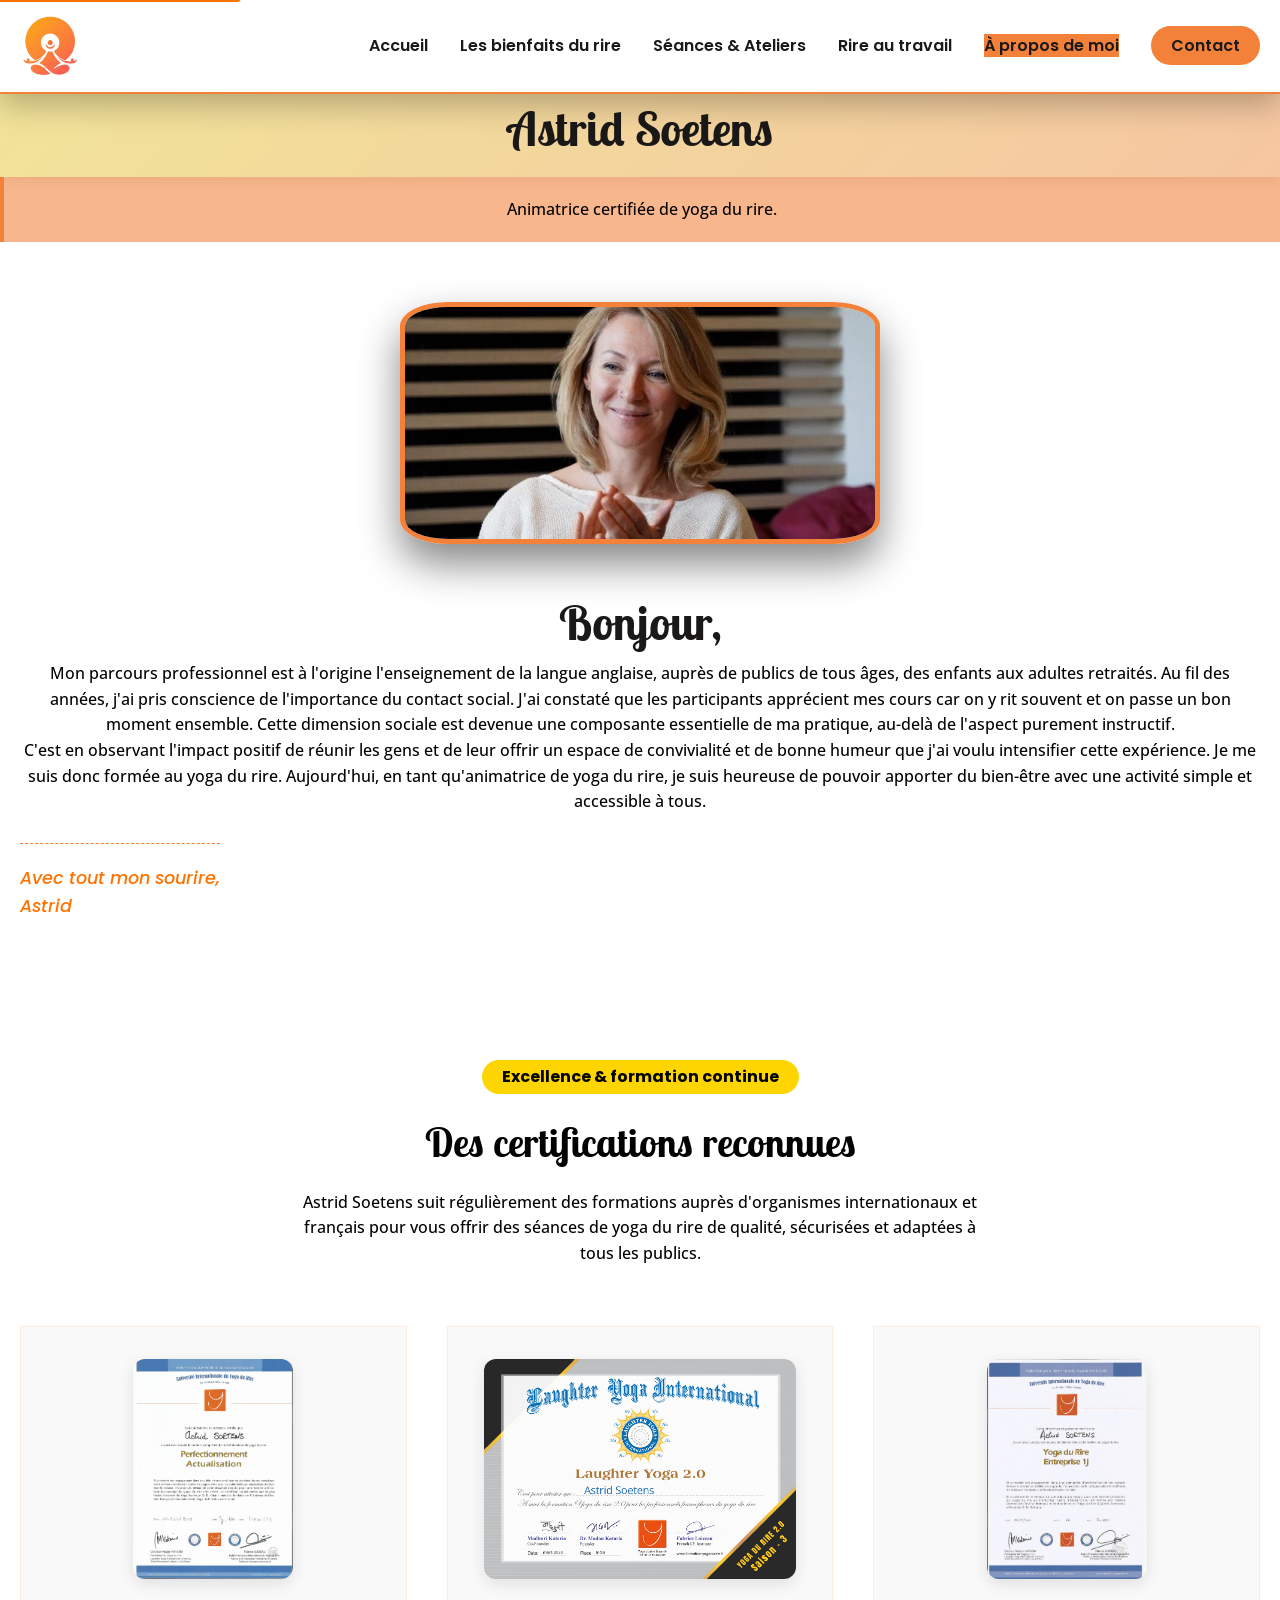
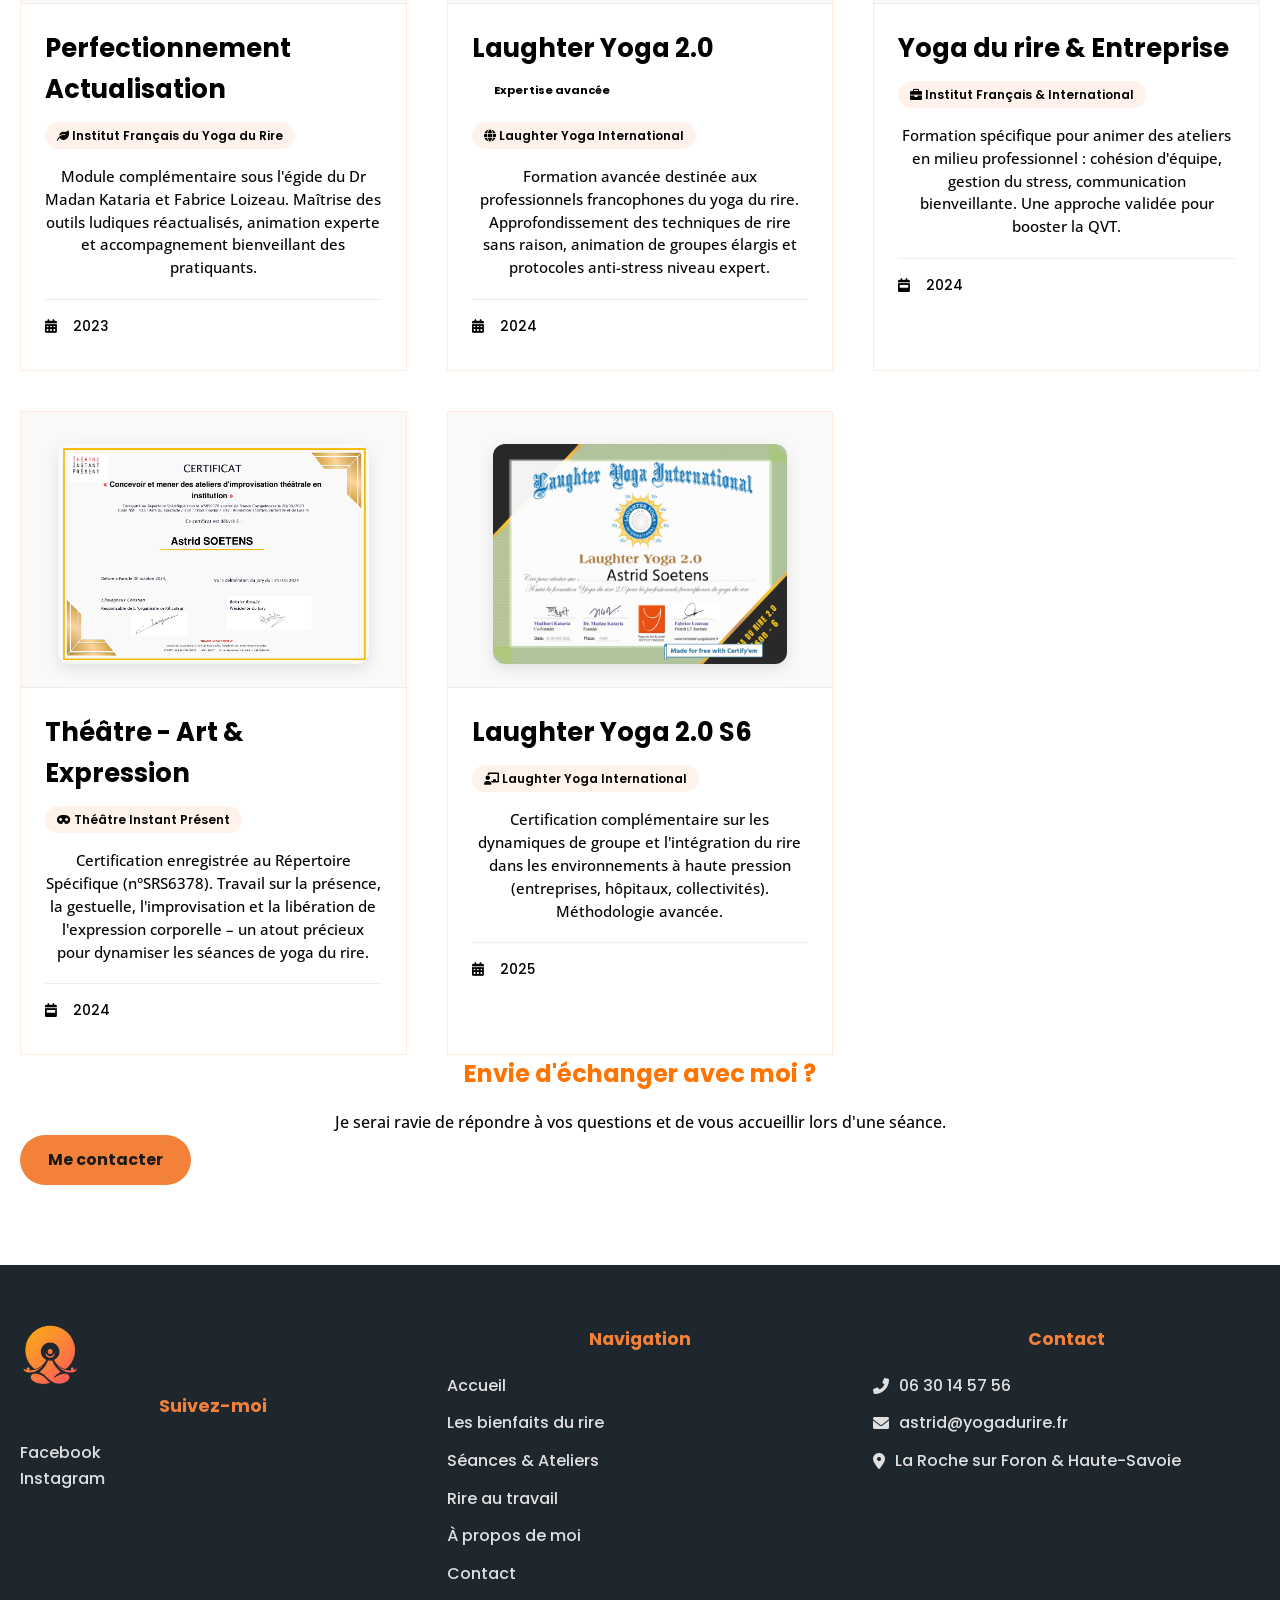
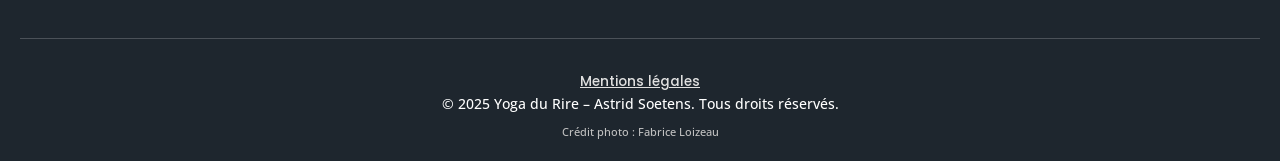
<file: a-propos.html>
<!DOCTYPE html>
<html lang="fr">

<head>
    <meta charset="UTF-8">
    <meta name="viewport" content="width=device-width, initial-scale=1.0, viewport-fit=cover">

    <!-- META DESCRIPTION -->
    <meta name="description"
        content="Yoga du Rire à La Roche sur Foron et Haute-Savoie. Pratique accessible, sans humour, pour la santé, la joie et la confiance en soi. Ateliers avec Astrid Soetens.">
    <meta name="keywords"
        content="yoga du rire, haute-savoie, la roche sur foron, rire thérapie, bien-être, astrid soetens">
    <meta name="author" content="Astrid Soetens - Yoga du Rire">
    <meta name="robots" content="index, follow">
    <meta name="revisit-after" content="7 days">

    <!-- TITLE -->
    <title>À propos d'Astrid Soetens | Yoga du Rire en Haute-Savoie</title>

    <!-- OPEN GRAPH / FACEBOOK -->
    <meta property="og:type" content="profile">
    <meta property="og:url" content="https://yogadurire.fr/a-propos.html">
    <meta property="og:title" content="Astrid Soetens | Yoga du Rire en Haute-Savoie">
    <meta property="og:description"
        content="Découvrez Astrid Soetens, animatrice certifiée de yoga du rire à La Roche sur Foron. Formations internationales et passion du bien-être par le rire.">
    <meta property="og:image" content="https://yogadurire.fr/img/astrid-soetens.webp">
    <meta property="og:image:width" content="800">
    <meta property="og:image:height" content="800">
    <meta property="og:locale" content="fr_FR">
    <meta property="og:site_name" content="Yoga du Rire - Astrid Soetens">

    <!-- FAVICONS -->
    <link rel="icon" type="image/svg+xml" href="img/favicon.svg">
    <link rel="alternate icon" href="img/favicon.ico">
    <link rel="icon" type="image/png" sizes="16x16" href="img/favicon-16x16.png">
    <link rel="icon" type="image/png" sizes="32x32" href="img/favicon-32x32.png">
    <link rel="apple-touch-icon" sizes="180x180" href="img/apple-touch-icon.png">
    <meta name="msapplication-TileColor" content="#f3813a">
    <meta name="theme-color" content="#f3813a">

    <!-- JSON-LD -->
    <script type="application/ld+json">
    {
      "@context": "https://schema.org",
      "@type": "ProfilePage",
      "about": {
        "@type": "Person",
        "name": "Astrid Soetens",
        "jobTitle": "Animatrice certifiée de yoga du rire",
        "worksFor": {
          "@type": "Organization",
          "name": "Yoga du Rire - Astrid Soetens"
        },
        "alumniOf": "Formation certifiée de yoga du rire",
        "knowsAbout": ["Yoga du rire", "Bien-être", "Cohésion d'équipe", "Gestion du stress"],
        "image": "https://yogadurire.fr/img/astrid-soetens.webp",
        "sameAs": [
          "https://www.facebook.com/YogaRireAstridSoetens",
          "https://www.instagram.com/astridyogadurire/"
        ]
      }
    }
    </script>

    <!-- FONTS & CSS -->
    <link rel="preconnect" href="https://fonts.googleapis.com">
    <link rel="preconnect" href="https://fonts.gstatic.com" crossorigin>
    <link href="https://fonts.googleapis.com/css2?family=Lobster+Two:ital,wght@0,400;0,700;1,400;1,700&display=swap"
        rel="stylesheet">
    <link
        href="https://fonts.googleapis.com/css2?family=Poppins:wght@400;500;600;700;800&family=Open+Sans:wght@300;400;500;600;700&display=swap"
        rel="stylesheet">
    <link rel="stylesheet" href="https://cdnjs.cloudflare.com/ajax/libs/font-awesome/6.0.0-beta3/css/all.min.css">
    <link rel="stylesheet" href="css/main.min.css">

    <!-- CANONICAL -->
    <link rel="canonical" href="https://yogadurire.fr/a-propos.html">
    <link rel="alternate" hreflang="fr" href="https://yogadurire.fr/a-propos.html">
</head>

<body>
    <a href="#main-content" class="skip-link">Aller au contenu principal</a>

    <header class="header">
        <div class="container">
            <div class="logo">
                <a href="index.html">
                    <img src="img/logo.png" alt="Logo Yoga du Rire Astrid Soetens" class="logo-yoga">
                </a>
            </div>
            <nav class="navbar">
                <ul class="nav-menu">
                    <li><a href="index.html">Accueil</a></li>
                    <li><a href="Les-bienfaits-du-Rire.html">Les bienfaits du rire</a></li>
                    <li><a href="seances.html">Séances & Ateliers</a></li>
                    <li><a href="rire-au-travail.html">Rire au travail</a></li>
                    <li><a href="a-propos.html" class="active">À propos de moi</a></li>
                    <li><a href="contact.html" class="btn-nav">Contact</a></li>
                </ul>
                <div class="hamburger">
                    <span></span>
                    <span></span>
                    <span></span>
                </div>
            </nav>
        </div>
    </header>

    <main id="main-content">
        <!-- HERO SECTION -->
        <section class="page-hero">
            <div class="container-accueil">
                <h1>Astrid Soetens</h1>
</div>
                 <div class="quote">
    

                <p>Animatrice certifiée de yoga du rire.</p>
            </div>
        </section>

        <!-- PRÉSENTATION -->
        <section class="page-content">
            <div class="container">
                <div class="about-photo">
                    <img src="img/astrid-soetens.webp"
                        alt="Astrid Soetens, animatrice de yoga du rire en Haute-Savoie"
                        class="about-image">
                </div>

                <div class="about-grid">
                    <div class="session-card featured">
                        <h2>Bonjour,</h2>
                        <p>Mon parcours professionnel est à l'origine l'enseignement de la langue anglaise, auprès de
                            publics de tous âges, des enfants aux adultes retraités. Au fil des années, j'ai pris
                            conscience de l'importance du contact social. J'ai constaté que les participants
                            apprécient mes cours car on y rit souvent et on passe un bon moment ensemble. Cette
                            dimension sociale est devenue une composante essentielle de ma pratique, au-delà de
                            l'aspect purement instructif.</p>
                        <p>C'est en observant l'impact positif de réunir les gens et de leur offrir un espace de
                            convivialité et de bonne humeur que j'ai voulu intensifier cette expérience. Je me suis
                            donc formée au yoga du rire. Aujourd'hui, en tant qu'animatrice de yoga du rire, je suis
                            heureuse de pouvoir apporter du bien-être avec une activité simple et accessible à tous.</p>
                        <div class="signature">Avec tout mon sourire,<br>Astrid</div>
                    </div>
                </div>
            </div>
        </section>

        <!-- CERTIFICATIONS -->
        <section class="certifications-section">
            <div class="container">
                <div class="section-header">
                    <span class="section-tag">Excellence & formation continue</span>
                    <h2>Des certifications reconnues</h2>
                    <p>Astrid Soetens suit régulièrement des formations auprès d'organismes internationaux et français
                        pour vous offrir des séances de yoga du rire de qualité, sécurisées et adaptées à tous les
                        publics.</p>
                </div>

                <div class="certs-grid">
                    <!-- Carte 1 : Perfectionnement -->
                    <div class="cert-card">
                        <div class="cert-img-wrapper">
                            <img class="cert-img" src="img/img_certif/Certificat-Perfectionement-Yoga-du-Rire-.webp"
                                alt="Certificat perfectionnement yoga du rire">
                        </div>
                        <div class="cert-content">
                            <div class="cert-title">Perfectionnement Actualisation</div>
                            <div class="cert-org"><i class="fas fa-leaf"></i> Institut Français du Yoga du Rire</div>
                            <p class="cert-desc">Module complémentaire sous l'égide du Dr Madan Kataria et Fabrice
                                Loizeau. Maîtrise des outils ludiques réactualisés, animation experte et accompagnement
                                bienveillant des pratiquants.</p>
                            <div class="cert-meta">
                                <span><i class="fas fa-calendar-alt"></i> 2023</span>
                            </div>
                        </div>
                    </div>

                    <!-- Carte 2 : Yoga du rire 2.0 S3 -->
                    <div class="cert-card">
                        <div class="cert-img-wrapper">
                            <img class="cert-img" src="img/img_certif/YR-2.0-S3-Astrid-Soetens-.webp"
                                alt="Certificat Yoga du rire 2.0 - Astrid Soetens">
                        </div>
                        <div class="cert-content">
                            <div class="cert-title">Laughter Yoga 2.0 <span class="badge-new">Expertise avancée</span>
                            </div>
                            <div class="cert-org"><i class="fas fa-globe"></i> Laughter Yoga International</div>
                            <p class="cert-desc">Formation avancée destinée aux professionnels francophones du yoga du
                                rire. Approfondissement des techniques de rire sans raison, animation de groupes élargis
                                et protocoles anti-stress niveau expert.</p>
                            <div class="cert-meta">
                                <span><i class="fas fa-calendar-alt"></i> 2024</span>
                            </div>
                        </div>
                    </div>

                    <!-- Carte 3 : Yoga du rire en entreprise -->
                    <div class="cert-card">
                        <div class="cert-img-wrapper">
                            <img class="cert-img" src="img/img_certif/Certificat-Yoga-du-Rire-en-entreprise.webp"
                                alt="Certificat Yoga du rire entreprise">
                        </div>
                        <div class="cert-content">
                            <div class="cert-title">Yoga du rire & Entreprise</div>
                            <div class="cert-org"><i class="fas fa-briefcase"></i> Institut Français & International
                            </div>
                            <p class="cert-desc">Formation spécifique pour animer des ateliers en milieu professionnel :
                                cohésion d'équipe, gestion du stress, communication bienveillante. Une approche validée
                                pour booster la QVT.</p>
                            <div class="cert-meta">
                                <span><i class="fas fa-calendar-week"></i> 2024</span>
                            </div>
                        </div>
                    </div>

                    <!-- Carte 4 : Théâtre -->
                    <div class="cert-card">
                        <div class="cert-img-wrapper">
                            <img class="cert-img" src="img/img_certif/certification-Théâtre-Astrid-Soetens.webp"
                                alt="Certificat théâtre - jeu et présence">
                        </div>
                        <div class="cert-content">
                            <div class="cert-title">Théâtre - Art & Expression</div>
                            <div class="cert-org"><i class="fas fa-mask"></i> Théâtre Instant Présent</div>
                            <p class="cert-desc">Certification enregistrée au Répertoire Spécifique (n°SRS6378). Travail
                                sur la présence, la gestuelle, l'improvisation et la libération de l'expression
                                corporelle – un atout précieux pour dynamiser les séances de yoga du rire.</p>
                            <div class="cert-meta">
                                <span><i class="fas fa-calendar-week"></i> 2024</span>
                            </div>
                        </div>
                    </div>

                    <!-- Carte 5 : Yoga du rire 2.0 S6 -->
                    <div class="cert-card">
                        <div class="cert-img-wrapper">
                            <img class="cert-img" src="img/img_certif/YR-2.0-S6-Astrid-Soetens-for-.webp"
                                alt="Certificat Yoga du rire 2.0 module 6">
                        </div>
                        <div class="cert-content">
                            <div class="cert-title">Laughter Yoga 2.0 S6</div>
                            <div class="cert-org"><i class="fas fa-chalkboard-user"></i> Laughter Yoga International
                            </div>
                            <p class="cert-desc">Certification complémentaire sur les dynamiques de groupe et
                                l'intégration du rire dans les environnements à haute pression (entreprises, hôpitaux,
                                collectivités). Méthodologie avancée.</p>
                            <div class="cert-meta">
                                <span><i class="fas fa-calendar-alt"></i> 2025</span>
                            </div>
                        </div>
                    </div>
                </div> <!-- fin .certs-grid -->

                <!-- Rappel contact -->
                <div class="contact-reminder">
                    <h3>Envie d'échanger avec moi ?</h3>
                    <p>Je serai ravie de répondre à vos questions et de vous accueillir lors d'une séance.</p>
                    <a href="contact.html" class="btn btn-primary">Me contacter</a>
                </div>
            </div> <!-- fin .container -->
        </section>
    </main>

    <footer class="footer">
        <div class="container">
            <div class="footer-grid">
                <div class="footer-col">
                    <div class="footer-logo">
                        <img src="img/logo.png" alt="Logo Yoga du Rire Astrid Soetens" class="logo-yoga">
                    </div>
                    <h3>Suivez-moi</h3>
                    <div class="social-link"><a href="https://www.facebook.com/YogaRireAstridSoetens">Facebook</a></div>
                    <div class="social-link"><a href="https://www.instagram.com/astridyogadurire/">Instagram</a></div>
                </div>
                <div class="footer-col">
                    <h3>Navigation</h3>
                    <ul>
                        <li><a href="index.html">Accueil</a></li>
                        <li><a href="Les-bienfaits-du-Rire.html">Les bienfaits du rire</a></li>
                        <li><a href="seances.html">Séances & Ateliers</a></li>
                        <li><a href="rire-au-travail.html">Rire au travail</a></li>
                        <li><a href="a-propos.html">À propos de moi</a></li>
                        <li><a href="contact.html">Contact</a></li>
                    </ul>
                </div>
                <div class="footer-col">
                    <h3>Contact</h3>
                    <ul class="contact-info">
                        <li><i class="fas fa-phone-alt"></i> <a href="tel:+33630145756">06 30 14 57 56</a></li>
                        <li><i class="fas fa-envelope"></i> <a href="mailto:astrid@yogadurire.fr">astrid@yogadurire.fr</a></li>
                        <li><i class="fas fa-map-marker-alt"></i> La Roche sur Foron & Haute-Savoie</li>
                    </ul>
                </div>
               
            </div>
            <div class="footer-bottom">
                <a href="mentions-legales.html">Mentions légales</a>
                <p  class="mention">&copy; 2025 Yoga du Rire – Astrid Soetens. Tous droits réservés.</p>
                <p class="credit-photo">Crédit photo : Fabrice Loizeau</p>
            </div>
        </div>
    </footer>

    <script type="module" src="js/main.js"></script>
</body>

</html>
</file>
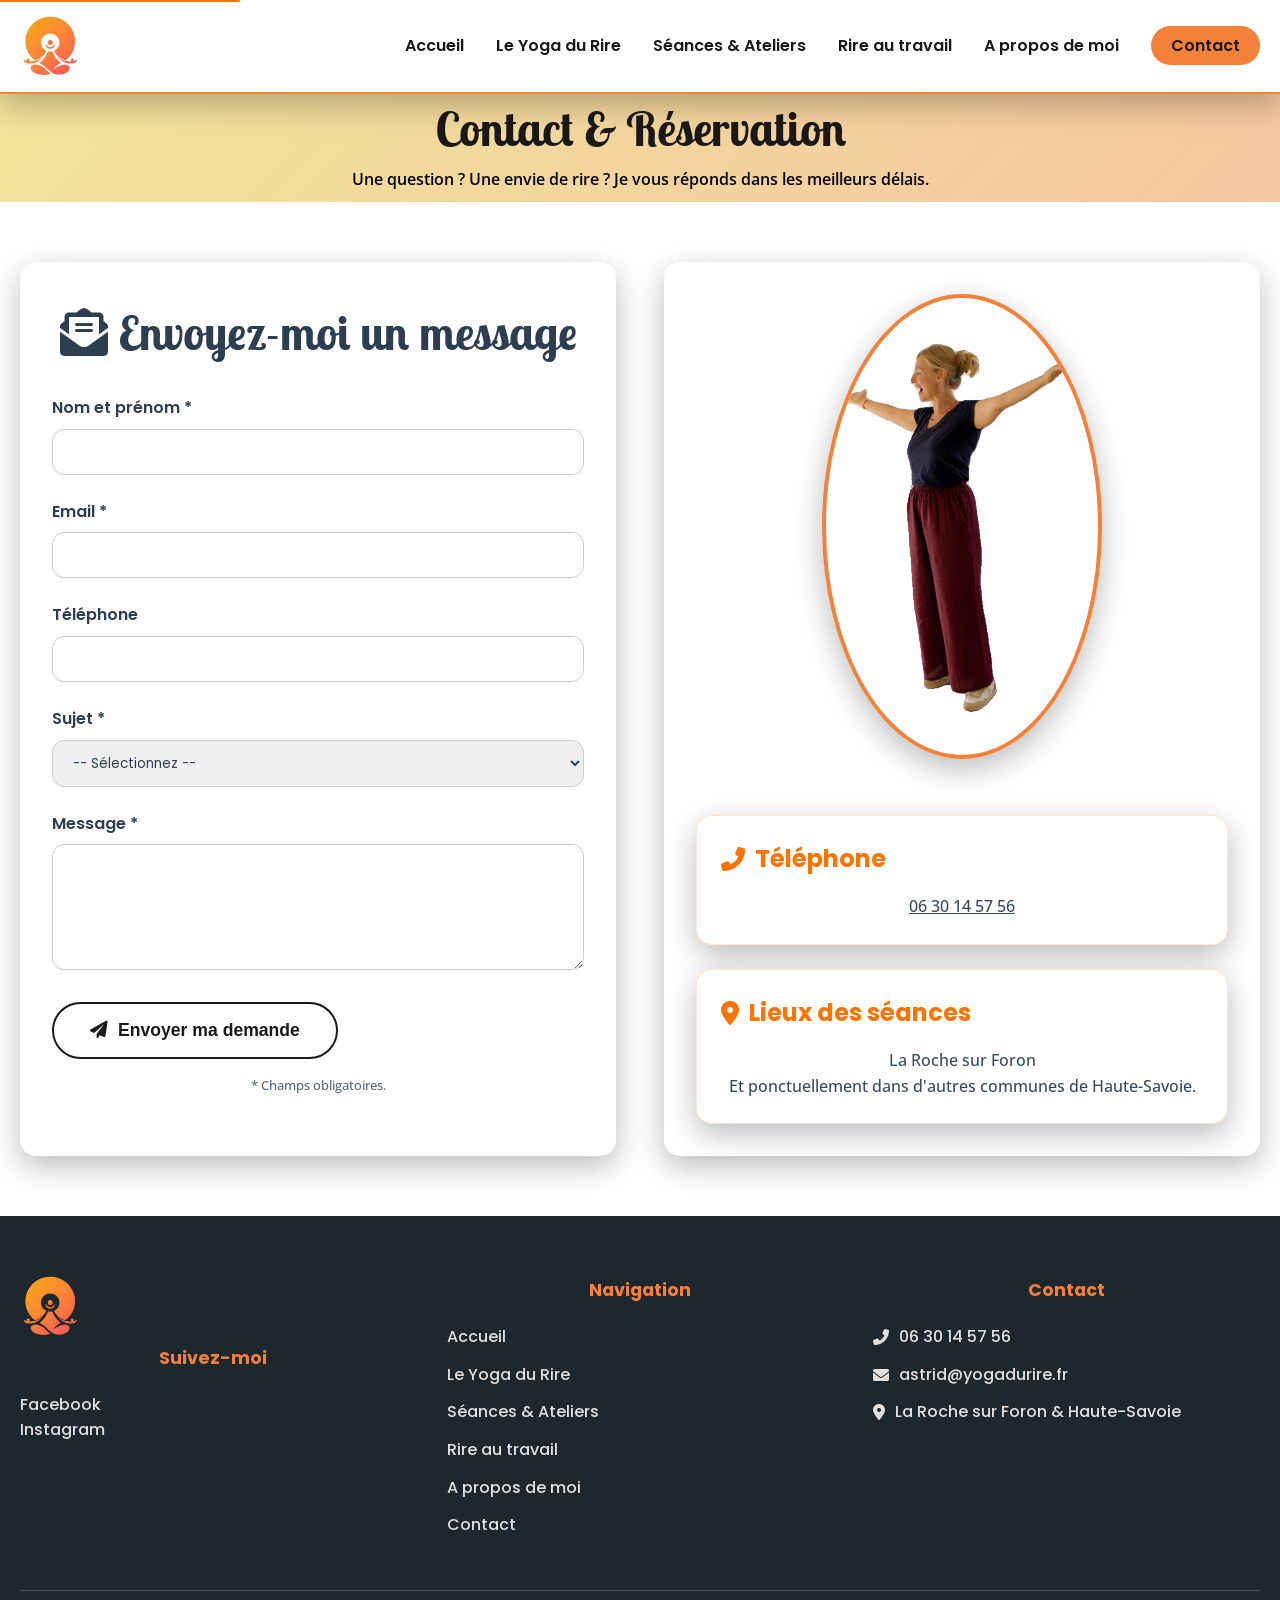
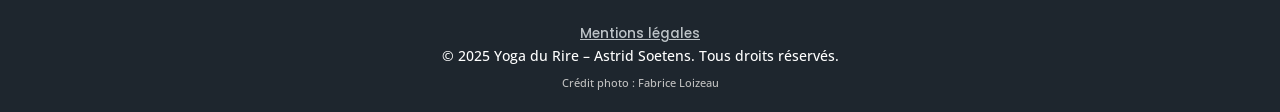
<file: contact.html>
<!DOCTYPE html>
<html lang="fr">
<head>
    <meta charset="UTF-8">
    <meta name="viewport" content="width=device-width, initial-scale=1.0, viewport-fit=cover">
    
    <!-- META DESCRIPTION -->
    <meta name="description" content="Yoga du Rire à La Roche sur Foron et Haute-Savoie. Pratique accessible, sans humour, pour la santé, la joie et la confiance en soi. Ateliers avec Astrid Soetens.">
    <meta name="keywords" content="yoga du rire, haute-savoie, la roche sur foron, rire thérapie, bien-être, astrid soetens">
    <meta name="author" content="Astrid Soetens - Yoga du Rire">
    <meta name="robots" content="index, follow">
    <meta name="revisit-after" content="7 days">
    
    <title>Yoga du Rire – Astrid Soetens | Rire pour mieux vivre en Haute-Savoie</title>
    
    <!-- Open Graph -->
    <meta property="og:type" content="website">
    <meta property="og:url" content="https://yogadurire.fr/">
    <meta property="og:title" content="Yoga du Rire – Astrid Soetens | Rire pour mieux vivre en Haute-Savoie">
    <meta property="og:description" content="Pratiquez le yoga du rire à La Roche sur Foron et Haute-Savoie. Séances hebdomadaires, ateliers en entreprise et visio. Accessible à tous, sans humour, pour la santé et la joie.">
    <meta property="og:image" content="https://yogadurire.fr/img/og-image.jpg">
    <meta property="og:image:width" content="1200">
    <meta property="og:image:height" content="630">
    <meta property="og:image:alt" content="Astrid Soetens animant une séance de yoga du rire">
    <meta property="og:locale" content="fr_FR">
    <meta property="og:site_name" content="Yoga du Rire - Astrid Soetens">

    <!-- Favicons -->
    <link rel="icon" type="image/svg+xml" href="img/favicon.svg">
    <link rel="alternate icon" href="img/favicon.ico">
    <link rel="icon" type="image/png" sizes="16x16" href="img/favicon-16x16.png">
    <link rel="icon" type="image/png" sizes="32x32" href="img/favicon-32x32.png">
    <link rel="apple-touch-icon" sizes="180x180" href="img/apple-touch-icon.png">
    <link rel="manifest" href="img/site.webmanifest">
    <meta name="msapplication-TileColor" content="#f3813a">
    <meta name="theme-color" content="#f3813a">

    <!-- Données structurées -->
    <script type="application/ld+json">
    {
      "@context": "https://schema.org",
      "@type": "ContactPage",
      "name": "Contact et réservation",
      "description": "Contactez Astrid Soetens pour réserver une séance de yoga du rire ou poser une question.",
      "mainEntity": {
        "@type": "ContactPoint",
        "telephone": "+33630145756",
        "contactType": "Réservation",
        "email": "kspr1@hotmail.fr",
        "availableLanguage": ["French"],
        "contactOption": "TollFree",
        "areaServed": "FR"
      }
    }
    </script>

    <!-- Polices et CSS -->
    <link rel="preconnect" href="https://fonts.googleapis.com">
    <link rel="preconnect" href="https://fonts.gstatic.com" crossorigin>
    <link href="https://fonts.googleapis.com/css2?family=Lobster+Two:ital,wght@0,400;0,700;1,400;1,700&display=swap" rel="stylesheet">
    <link href="https://fonts.googleapis.com/css2?family=Poppins:wght@400;500;600;700;800&family=Open+Sans:wght@300;400;500;600;700&display=swap" rel="stylesheet">
    <link rel="stylesheet" href="https://cdnjs.cloudflare.com/ajax/libs/font-awesome/6.0.0-beta3/css/all.min.css">
    <link rel="stylesheet" href="css/main.min.css">
    
    <!-- Canonical -->
    <link rel="canonical" href="https://yogadurire.fr/">
    <link rel="alternate" hreflang="fr" href="https://yogadurire.fr/">
</head>
<body>
    <a href="#main-content" class="skip-link">Aller au contenu principal</a>

    <header class="header">
        <div class="container">
            <div class="logo">
                <a href="index.html">
                    <img src="img/logo.png" alt="Logo Yoga du Rire Astrid Soetens" class="logo-yoga">
                </a>
            </div>
            <nav class="navbar">
                <ul class="nav-menu">
                    <li><a href="index.html">Accueil</a></li>
                    <li><a href="yoga-du-rire.html">Le Yoga du Rire</a></li>
                    <li><a href="seances.html">Séances & Ateliers</a></li>
                    <li><a href="rire-au-travail.html">Rire au travail</a></li>
                    <li><a href="a-propos.html">A propos de moi</a></li>
                    <li><a href="contact.html" class="active btn-nav">Contact</a></li>
                </ul>
                <div class="hamburger"><span></span><span></span><span></span></div>
            </nav>
        </div>
    </header>

    <main id="main-content">
        <section class="page-hero">
            <div class="container-accueil">
                <h1>Contact & Réservation</h1>
                <p>Une question ? Une envie de rire ? Je vous réponds dans les meilleurs délais.</p>
            </div>
        </section>

        <section class="page-content">
            <div class="container">
                <div class="contact-grid">
                    <!-- Colonne gauche : Formulaire -->
                    <div class="contact-form-container">
                        <h2><i class="fas fa-envelope-open-text"></i> Envoyez-moi un message</h2>
                        
                        <div id="form-message" class="form-message"></div>
                        
                        <form id="contact-form">
                            <!-- Champ anti-spam invisible -->
                            <input type="text" name="_honey" style="display:none">

                            <div class="form-group">
                                <label for="name">Nom et prénom *</label>
                                <input type="text" id="name" name="name" required>
                            </div>
                            
                            <div class="form-group">
                                <label for="email">Email *</label>
                                <input type="email" id="email" name="email" required>
                            </div>
                            
                            <div class="form-group">
                                <label for="phone">Téléphone</label>
                                <input type="tel" id="phone" name="phone">
                            </div>
                            
                            <div class="form-group">
                                <label for="subject">Sujet *</label>
                                <select id="subject" name="subject" required>
                                    <option value="">-- Sélectionnez --</option>
                                    <option value="Réserver une séance hebdomadaire">Réserver une séance hebdomadaire</option>
                                    <option value="Demander un atelier ponctuel">Demander un atelier ponctuel</option>
                                    <option value="Animation entreprise / association">Animation entreprise / association</option>
                                    <option value="Demande d'information">Demande d'information</option>
                                </select>
                            </div>
                            
                            <div class="form-group">
                                <label for="message">Message *</label>
                                <textarea id="message" name="message" rows="5" required></textarea>
                            </div>
                            
                            <button type="submit" id="submit-btn" class="btn btn-secondary btn-large">
                                <i class="fas fa-paper-plane"></i> Envoyer ma demande
                            </button>
                            <p class="form-note">* Champs obligatoires.</p>
                        </form>
                    </div>
                    
                    <!-- Colonne droite : Photo + Infos -->
                    <div class="contact-info-container">
                        <div class="contact-photo">
                            <img src="img/astrid.webp" alt="Astrid Soetens, animatrice de yoga du rire en Haute-Savoie" class="about-image">
                        </div>
                        
                        <div class="contact-card">
                            <h3><i class="fas fa-phone-alt"></i> Téléphone</h3>
                            <p><a href="tel:+33630145756">06 30 14 57 56</a></p>
                        </div>
                        
                        <div class="contact-card">
                            <h3><i class="fas fa-map-marker-alt"></i> Lieux des séances</h3>
                            <p>La Roche sur Foron<br>Et ponctuellement dans d'autres communes de Haute-Savoie.</p>
                        </div>
                    </div>
                </div>
            </div>
        </section>
    </main>

    <footer class="footer">
        <div class="container">
            <div class="footer-grid">
                <div class="footer-col">
                    <div class="footer-logo">
                        <img src="img/logo.png" alt="Logo Yoga du Rire Astrid Soetens" class="logo-yoga">
                    </div>
                    <h4>Suivez-moi</h4>
                    <div class="social-link"><a href="https://www.facebook.com/YogaRireAstridSoetens">Facebook</a></div> 
                    <div class="social-link"><a href="https://www.instagram.com/astridyogadurire/">Instagram</a></div>
                </div>
                <div class="footer-col">
                    <h4>Navigation</h4>
                    <ul>
                        <li><a href="index.html">Accueil</a></li>
                        <li><a href="yoga-du-rire.html">Le Yoga du Rire</a></li>
                        <li><a href="seances.html">Séances & Ateliers</a></li>
                        <li><a href="rire-au-travail.html">Rire au travail</a></li>
                        <li><a href="a-propos.html">A propos de moi</a></li>
                        <li><a href="contact.html">Contact</a></li>
                    </ul>
                </div>
                <div class="footer-col">
                    <h4>Contact</h4>
                    <ul class="contact-info">
                        <li><i class="fas fa-phone-alt"></i> <a href="tel:+33630145756">06 30 14 57 56</a></li>
                        <li><i class="fas fa-envelope"></i> <a href="mailto:kspr1@hotmail.fr">astrid@yogadurire.fr</a></li>
                        <li><i class="fas fa-map-marker-alt"></i> La Roche sur Foron & Haute-Savoie</li>
                    </ul>
                </div>
              
            </div>
            <div class="footer-bottom">
                <a href="mentions-legales.html" style="color:#BDC3C7;">Mentions légales</a>
                <p  class="mention">&copy; 2025 Yoga du Rire – Astrid Soetens. Tous droits réservés.</p>
                <p class="credit-photo">Crédit photo : Fabrice Loizeau</p>
            </div>
        </div>
    </footer>
    <script type="module" src="js/main.js"></script>

    <!-- Script autonome du formulaire -->
    <script>
        (function() {
            const form = document.getElementById('contact-form');
            const submitBtn = document.getElementById('submit-btn');
            const messageDiv = document.getElementById('form-message');

            if (!form || !submitBtn) return;

            form.addEventListener('submit', async (e) => {
                e.preventDefault();

                // Réinitialiser le message
                messageDiv.className = 'form-message';
                messageDiv.style.display = 'none';

                // Récupération des champs
                const name = document.getElementById('name').value.trim();
                const email = document.getElementById('email').value.trim();
                const phone = document.getElementById('phone').value.trim();
                const subject = document.getElementById('subject').value;
                const message = document.getElementById('message').value.trim();

                // Validation basique
                if (!name || !email || !subject || !message) {
                    showMessage('Veuillez remplir tous les champs obligatoires.', 'error');
                    return;
                }
                if (!/^[^\s@]+@[^\s@]+\.[^\s@]+$/.test(email)) {
                    showMessage('Veuillez entrer une adresse email valide.', 'error');
                    return;
                }

                // Désactiver le bouton et afficher le chargement
                const originalText = submitBtn.innerHTML;
                submitBtn.disabled = true;
                submitBtn.innerHTML = '<i class="fas fa-spinner fa-spin"></i> Envoi en cours...';

                try {
                    const response = await fetch('https://formspree.io/f/xovjweka', {
                        method: 'POST',
                        headers: {
                            'Content-Type': 'application/json',
                            'Accept': 'application/json'
                        },
                        body: JSON.stringify({ name, email, phone, subject, message })
                    });

                    if (response.ok) {
                        showMessage('✅ Votre message a bien été envoyé ! Je vous répondrai rapidement.', 'success');
                        form.reset();
                    } else {
                        const data = await response.json();
                        showMessage(data.error || 'Erreur lors de l\'envoi. Veuillez réessayer.', 'error');
                    }
                } catch (error) {
                    showMessage('Erreur réseau. Vérifiez votre connexion.', 'error');
                } finally {
                    submitBtn.disabled = false;
                    submitBtn.innerHTML = originalText;
                }
            });

            function showMessage(text, type) {
                messageDiv.innerHTML = text;
                messageDiv.className = `form-message ${type}`;
                messageDiv.style.display = 'block';
                if (type === 'success') {
                    setTimeout(() => { messageDiv.style.display = 'none'; }, 6000);
                }
            }
        })();
    </script>

    <!-- Styles des messages de formulaire (à adapter à votre charte) -->
    <style>
        .form-message {
            padding: 12px 18px;
            border-radius: 8px;
            margin-bottom: 20px;
            display: none;
            font-weight: 500;
        }
        .form-message.success {
            background: #d4edda;
            color: #155724;
            border: 1px solid #c3e6cb;
        }
        .form-message.error {
            background: #f8d7da;
            color: #721c24;
            border: 1px solid #f5c6cb;
        }
        /* Optionnel : style du bouton désactivé */
        #submit-btn:disabled {
            opacity: 0.7;
            cursor: not-allowed;
        }
    </style>
</body>
</html>
</file>
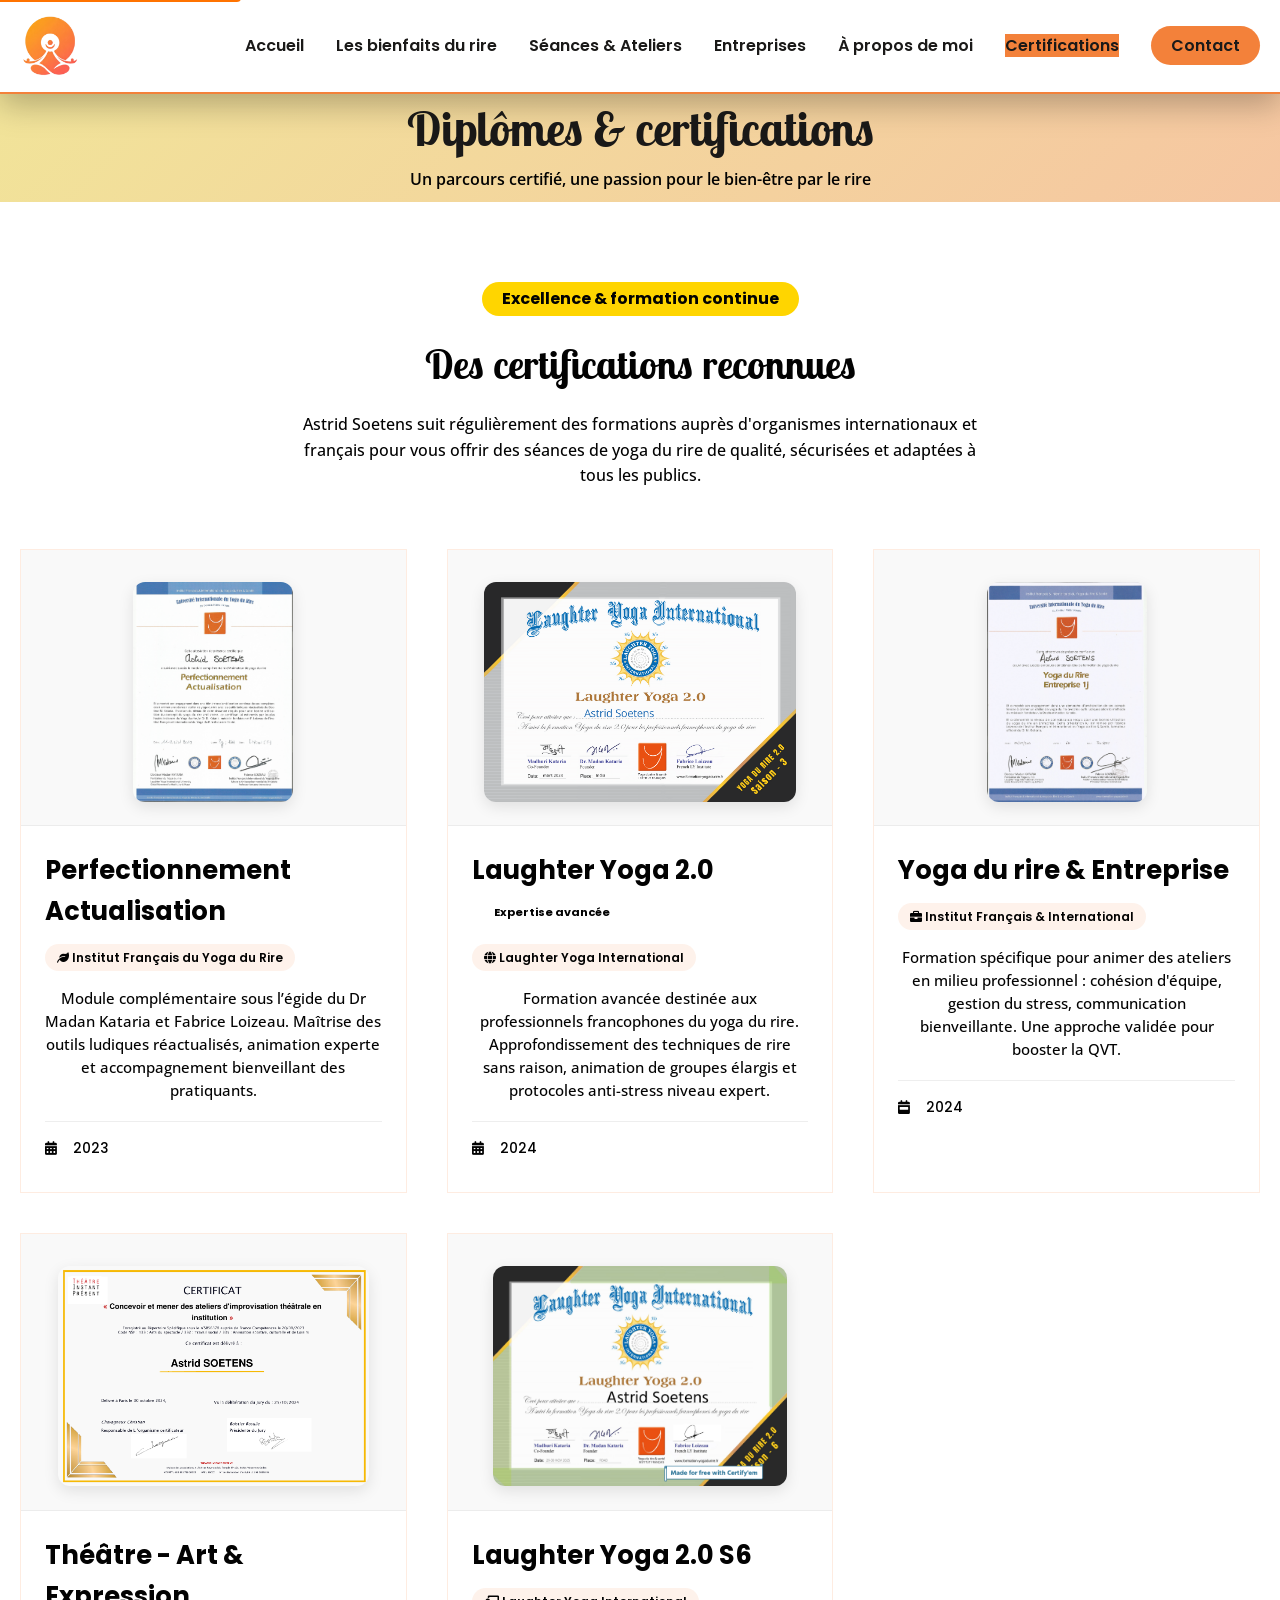
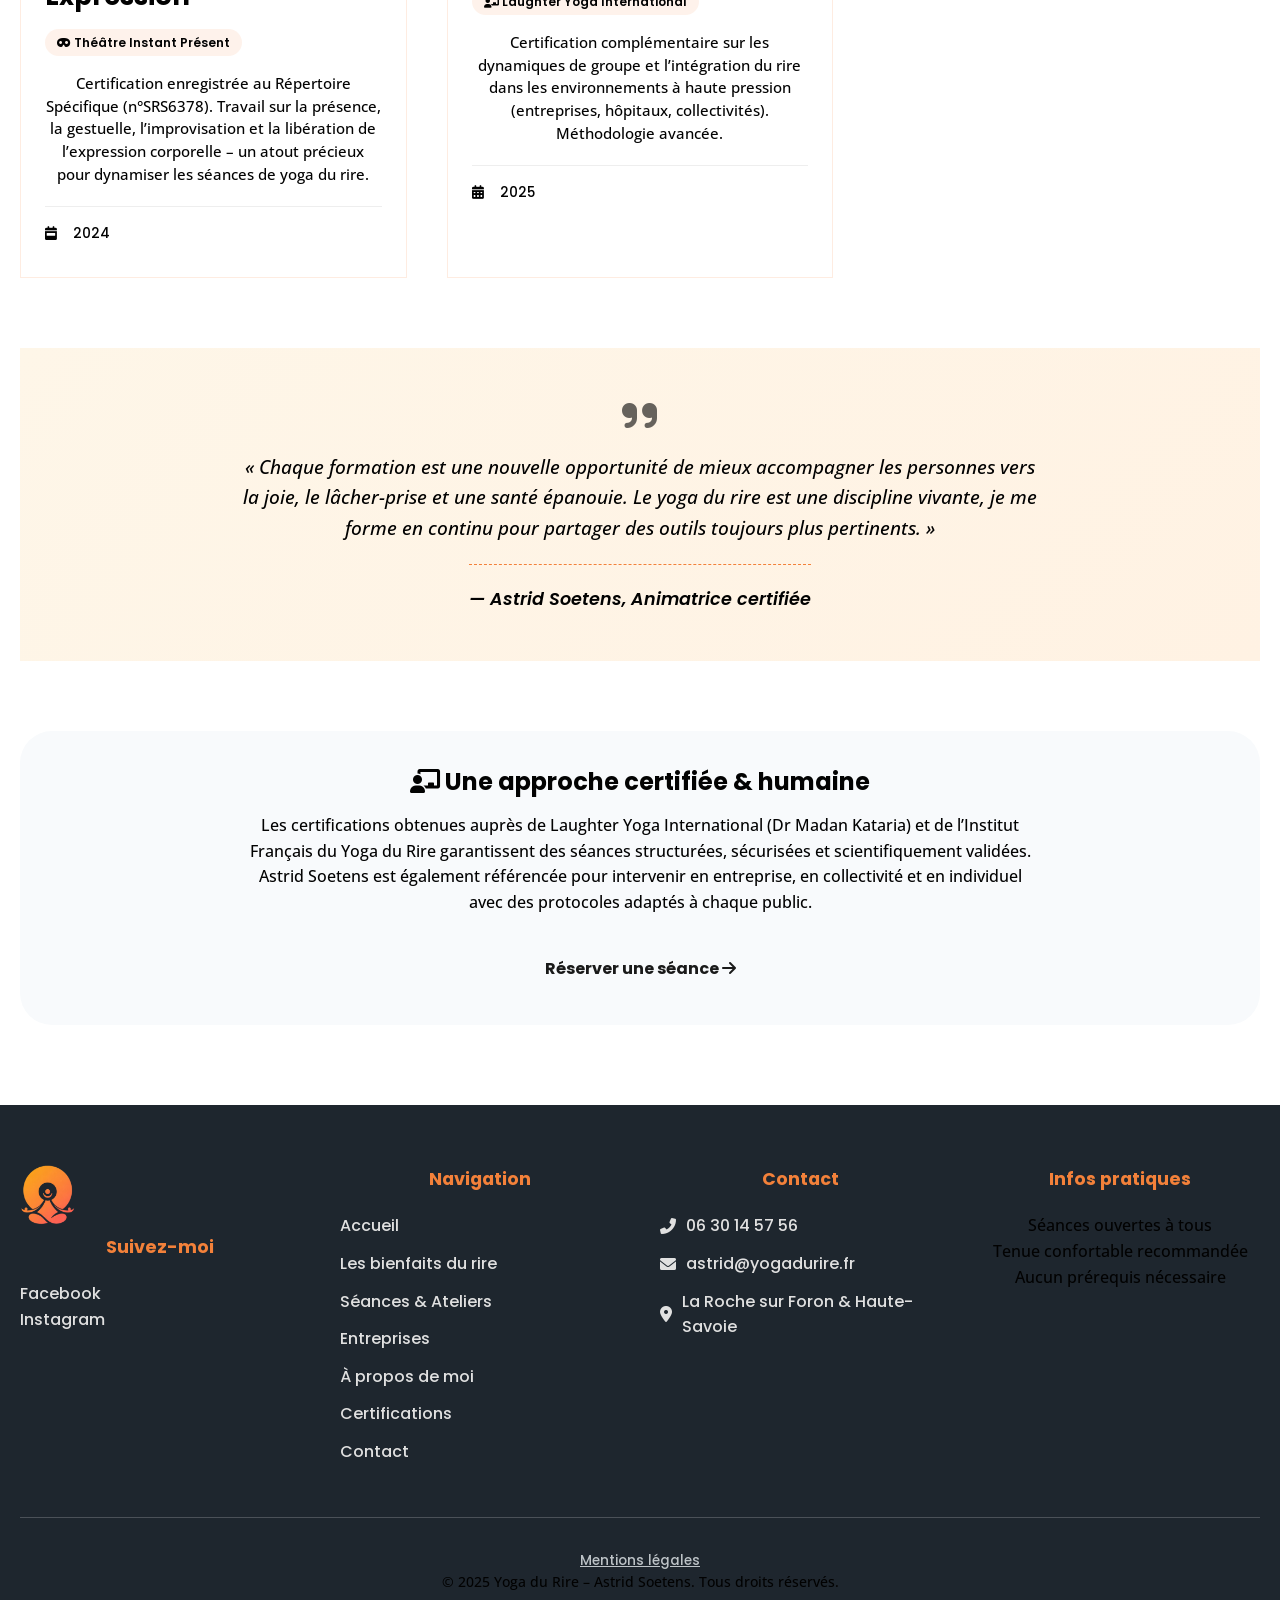
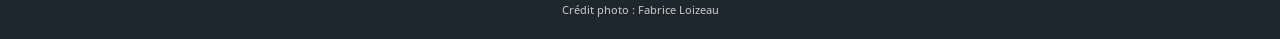
<file: diplomesguig.html>
<!DOCTYPE html>
<html lang="fr">

<head>
    <meta charset="UTF-8">
    <meta name="viewport" content="width=device-width, initial-scale=1.0, viewport-fit=cover">
    <title>Diplômes & Certifications - Astrid Soetens | Yoga du Rire</title>
    <meta name="description"
        content="Diplômes et certifications d'Astrid Soetens, animatrice certifiée de yoga du rire : formation internationale, yoga du rire en entreprise, théâtre et perfectionnement.">
    <meta name="robots" content="index, follow">

    <!-- Polices & icônes -->
    <link rel="preconnect" href="https://fonts.googleapis.com">
    <link rel="preconnect" href="https://fonts.gstatic.com" crossorigin>
    <link href="https://fonts.googleapis.com/css2?family=Lobster+Two:ital,wght@0,400;0,700;1,400;1,700&display=swap"
        rel="stylesheet">
    <link
        href="https://fonts.googleapis.com/css2?family=Poppins:wght@400;500;600;700;800&family=Open+Sans:wght@300;400;500;600;700&display=swap"
        rel="stylesheet">
    <link rel="stylesheet" href="https://cdnjs.cloudflare.com/ajax/libs/font-awesome/6.0.0-beta3/css/all.min.css">
    <link rel="stylesheet" href="css/main.min.css">
    <!-- CANONICAL -->
    <link rel="canonical" href="https://yogadurire.fr/">
    <link rel="alternate" hreflang="fr" href="https://yogadurire.fr/">


    <style>
        /* ========== VARIABLES (harmonisées avec le site) ========== */





        /* Section valeurs ajoutées / témoignage formation */
        .quote-cert {
            background: linear-gradient(135deg, #fef6e8, #fff2e3);
            border-radius: var(--radius);
            padding: 48px 32px;
            margin-top: 70px;
            text-align: center;
            border-left: 8px solid var(--primary);
        }

        .quote-cert i {
            font-size: 2.5rem;
            color: var(--primary);
            opacity: 0.6;
            margin-bottom: 16px;
            display: inline-block;
        }

        .quote-cert p {
            font-size: 1.2rem;
            font-style: italic;
            max-width: 800px;
            margin: 0 auto;
            color: var(--text-dark);
            font-weight: 500;
        }

        .quote-cert .signature {
            margin-top: 20px;
            font-weight: 600;
            color: var(--primary-dark);
        }
    </style>
</head>

<body>

    <a href="#main-content" class="skip-link">Aller au contenu principal</a>

    <header class="header">
        <div class="container">
            <div class="logo">
                <a href="index.html">
                    <img src="img/logo.png" alt="Logo Yoga du Rire Astrid Soetens" class="logo-yoga">
                </a>
            </div>
            <nav class="navbar">
                <ul class="nav-menu">
                    <li><a href="index.html">Accueil</a></li>
                        <li><a href="Les-bienfaits-du-Rire.html">Les bienfaits du rire</a></li>
                    <li><a href="seances.html">Séances & Ateliers</a></li>
                    <li><a href="entreprises.html">Entreprises</a></li>
                    <li><a href="a-propos.html">À propos de moi</a></li>
                    <li><a href="diplomes.html" class="active">Certifications</a></li>
                    <li><a href="contact.html" class="btn-nav">Contact</a></li>
                </ul>
                <div class="hamburger">
                    <span></span><span></span><span></span>
                </div>
            </nav>
        </div>
    </header>

    <main id="main-content">
        <section class="page-hero">
<div class="container-accueil">            
        <h1>Diplômes & certifications</h1>
                <p>Un parcours certifié, une passion pour le bien-être par le rire</p>
            </div>
        </section>

        <section class="certifications-section">
            <div class="container">
                <div class="section-header">
                    <span class="section-tag">Excellence & formation continue</span>
                    <h2>Des certifications reconnues</h2>
                    <p>Astrid Soetens suit régulièrement des formations auprès d'organismes internationaux et français
                        pour vous offrir des séances de yoga du rire de qualité, sécurisées et adaptées à tous les
                        publics.</p>
                </div>
                <div class="certs-grid">
                    <!-- CARTE 1 : Perfectionnement Yoga du rire -->
                    <div class="cert-card">
                        <div class="cert-img-wrapper">
                            <img class="cert-img" src="img/img_certif/Certificat-Perfectionement-Yoga-du-Rire-.webp"
                                alt="Certificat perfectionnement yoga du rire">
                        </div>
                        <div class="cert-content">
                            <div class="cert-title">Perfectionnement Actualisation</div>
                            <div class="cert-org"><i class="fas fa-leaf"></i> Institut Français du Yoga du Rire</div>
                            <p class="cert-desc">Module complémentaire sous l’égide du Dr Madan Kataria et Fabrice
                                Loizeau. Maîtrise des outils ludiques réactualisés, animation experte et accompagnement
                                bienveillant des pratiquants.</p>
                            <div class="cert-meta">
                                <span><i class="fas fa-calendar-alt"></i> 2023</span>
                            </div>
                        </div>
                    </div>

                    <!-- CARTE 2 : Yoga du rire 2.0 - S3 -->
                    <div class="cert-card">
                        <div class="cert-img-wrapper">
                            <img class="cert-img" src="img/img_certif/YR-2.0-S3-Astrid-Soetens-.webp"
                                alt="Certificat Yoga du rire 2.0 - Astrid Soetens">
                        </div>
                        <div class="cert-content">
                            <div class="cert-title">Laughter Yoga 2.0 <span class="badge-new">Expertise avancée</span>
                            </div>
                            <div class="cert-org"><i class="fas fa-globe"></i> Laughter Yoga International</div>
                            <p class="cert-desc">Formation avancée destinée aux professionnels francophones du yoga du
                                rire. Approfondissement des techniques de rire sans raison, animation de groupes élargis
                                et protocoles anti-stress niveau expert.</p>
                            <div class="cert-meta">
                                <span><i class="fas fa-calendar-alt"></i> 2024</span>
                               
                            </div>
                        </div>
                    </div>

                    <!-- CARTE 3 : Yoga du rire en entreprise -->
                    <div class="cert-card">
                        <div class="cert-img-wrapper">
                            <img class="cert-img" src="img/img_certif/Certificat-Yoga-du-Rire-en-entreprise.webp"
                                alt="Certificat Yoga du rire entreprise">
                        </div>
                        <div class="cert-content">
                            <div class="cert-title">Yoga du rire & Entreprise</div>
                            <div class="cert-org"><i class="fas fa-briefcase"></i> Institut Français & International
                            </div>
                            <p class="cert-desc">Formation spécifique pour animer des ateliers en milieu professionnel :
                                cohésion d'équipe, gestion du stress, communication bienveillante. Une approche validée
                                pour booster la QVT.</p>
                            <div class="cert-meta">
                                <span><i class="fas fa-calendar-week"></i> 2024</span>
                            </div>
                        </div>
                    </div>

                    <!-- CARTE 4 : Théâtre & Expression scénique -->
                    <div class="cert-card">
                        <div class="cert-img-wrapper">
                            <img class="cert-img" src="img/img_certif/certification-Théâtre-Astrid-Soetens.webp"
                                alt="Certificat théâtre - jeu et présence">
                        </div>
                        <div class="cert-content">
                            <div class="cert-title">Théâtre - Art & Expression</div>
                            <div class="cert-org"><i class="fas fa-mask"></i> Théâtre Instant Présent</div>
                            <p class="cert-desc">Certification enregistrée au Répertoire Spécifique (n°SRS6378). Travail
                                sur la présence, la gestuelle, l’improvisation et la libération de l’expression
                                corporelle – un atout précieux pour dynamiser les séances de yoga du rire.</p>
                            <div class="cert-meta">
                                <span><i class="fas fa-calendar-week"></i> 2024</span>
                            </div>
                        </div>
                    </div>


                    <!-- CARTE 5: Yoga du rire 2.0 - S6 -->
                    <div class="cert-card">
                        <div class="cert-img-wrapper">
                            <img class="cert-img" src="img/img_certif/YR-2.0-S6-Astrid-Soetens-for-.webp"
                                alt="Certificat Yoga du rire 2.0 module 6">
                        </div>
                        <div class="cert-content">
                            <div class="cert-title">Laughter Yoga 2.0 S6</div>
                            <div class="cert-org"><i class="fas fa-chalkboard-user"></i> Laughter Yoga International
                            </div>
                            <p class="cert-desc">Certification complémentaire sur les dynamiques de groupe et
                                l’intégration du rire dans les environnements à haute pression (entreprises, hôpitaux,
                                collectivités). Méthodologie avancée.</p>
                            <div class="cert-meta">
                                <span><i class="fas fa-calendar-alt"></i> 2025</span>
                            </div>
                        </div>
                    </div>
                </div>
                <!-- Carte formatrice & engagement (inspirée du fichier Rire au travail mais intégrée en valeur ajoutée) -->
                <div class="quote-cert">
                    <i class="fas fa-quote-right"></i>
                    <p>« Chaque formation est une nouvelle opportunité de mieux accompagner les personnes vers la joie,
                        le lâcher-prise et une santé épanouie. Le yoga du rire est une discipline vivante, je me forme
                        en continu pour partager des outils toujours plus pertinents. »</p>
                    <div class="signature">— Astrid Soetens, Animatrice certifiée</div>
                </div>

                <!-- Mention supplémentaire : engagement professionnel -->
                <div
                    style="margin-top: 70px; text-align: center; background: #f8fafc; border-radius: 32px; padding: 32px 24px;">
                    <h3 style="color: var(--primary-dark); font-weight: 700; margin-bottom: 12px;"><i
                            class="fas fa-chalkboard-user"></i> Une approche certifiée & humaine</h3>
                    <p style="max-width: 800px; margin: 0 auto; color: var(--text-body);">Les certifications obtenues
                        auprès de Laughter Yoga International (Dr Madan Kataria) et de l’Institut Français du Yoga du
                        Rire garantissent des séances structurées, sécurisées et scientifiquement validées. Astrid
                        Soetens est également référencée pour intervenir en entreprise, en collectivité et en individuel
                        avec des protocoles adaptés à chaque public.</p>
                    <div style="margin-top: 28px;">
                        <a href="contact.html" class="btn-nav"
                            style="background: var(--primary); text-decoration: none; display: inline-block; padding: 12px 32px;">Réserver
                            une séance <i class="fas fa-arrow-right"></i></a>
                    </div>
                </div>
            </div>
        </section>
    </main>

    <footer class="footer">
        <div class="container">
            <div class="footer-grid">
                <div class="footer-col">
                    <div class="footer-logo">
                        <img src="img/logo.png" alt="Logo Yoga du Rire Astrid Soetens" class="logo-yoga"
                            style="width:55px;">
                    </div>
                    <h4>Suivez-moi</h4>
                    <div class="social-link"><a href="https://www.facebook.com/YogaRireAstridSoetens">Facebook</a></div>
                    <div class="social-link"><a href="https://www.instagram.com/astridyogadurire/">Instagram</a></div>
                </div>
                <div class="footer-col">
                    <h4>Navigation</h4>
                    <ul>
                        <li><a href="index.html">Accueil</a></li>
                        <li><a href="Les-bienfaits-du-Rire.html">Les bienfaits du rire</a></li>
                        <li><a href="seances.html">Séances & Ateliers</a></li>
                        <li><a href="entreprises.html">Entreprises</a></li>
                        <li><a href="a-propos.html">À propos de moi</a></li>
                        <li><a href="diplomes.html">Certifications</a></li>
                        <li><a href="contact.html">Contact</a></li>
                    </ul>
                </div>
                <div class="footer-col">
                    <h4>Contact</h4>
                    <ul class="contact-info">
                        <li><i class="fas fa-phone-alt"></i> <a href="tel:+33630145756">06 30 14 57 56</a></li>
                        <li><i class="fas fa-envelope"></i> <a
                                href="mailto:astrid@yogadurire.fr">astrid@yogadurire.fr</a></li>
                        <li><i class="fas fa-map-marker-alt"></i> La Roche sur Foron & Haute-Savoie</li>
                    </ul>
                </div>
                <div class="footer-col">
                    <h4>Infos pratiques</h4>
                    <p>Séances ouvertes à tous<br>Tenue confortable recommandée<br>Aucun prérequis nécessaire</p>
                </div>
            </div>
            <div class="footer-bottom">
                <a href="mentions-legales.html" style="color:#BDC3C7;">Mentions légales</a>
                <p>&copy; 2025 Yoga du Rire – Astrid Soetens. Tous droits réservés.</p>
                <p class="credit-photo">Crédit photo : Fabrice Loizeau</p>
            </div>
        </div>
    </footer>

    <script>
        // Menu hamburger (identique à la navigation du site)
        const hamburger = document.querySelector('.hamburger');
        const navMenu = document.querySelector('.nav-menu');
        if (hamburger && navMenu) {
            hamburger.addEventListener('click', () => {
                hamburger.classList.toggle('active');
                navMenu.classList.toggle('active');
            });
            document.querySelectorAll('.nav-menu a').forEach(link => {
                link.addEventListener('click', () => {
                    hamburger.classList.remove('active');
                    navMenu.classList.remove('active');
                });
            });
        }
    </script>
</body>

</html>
</file>
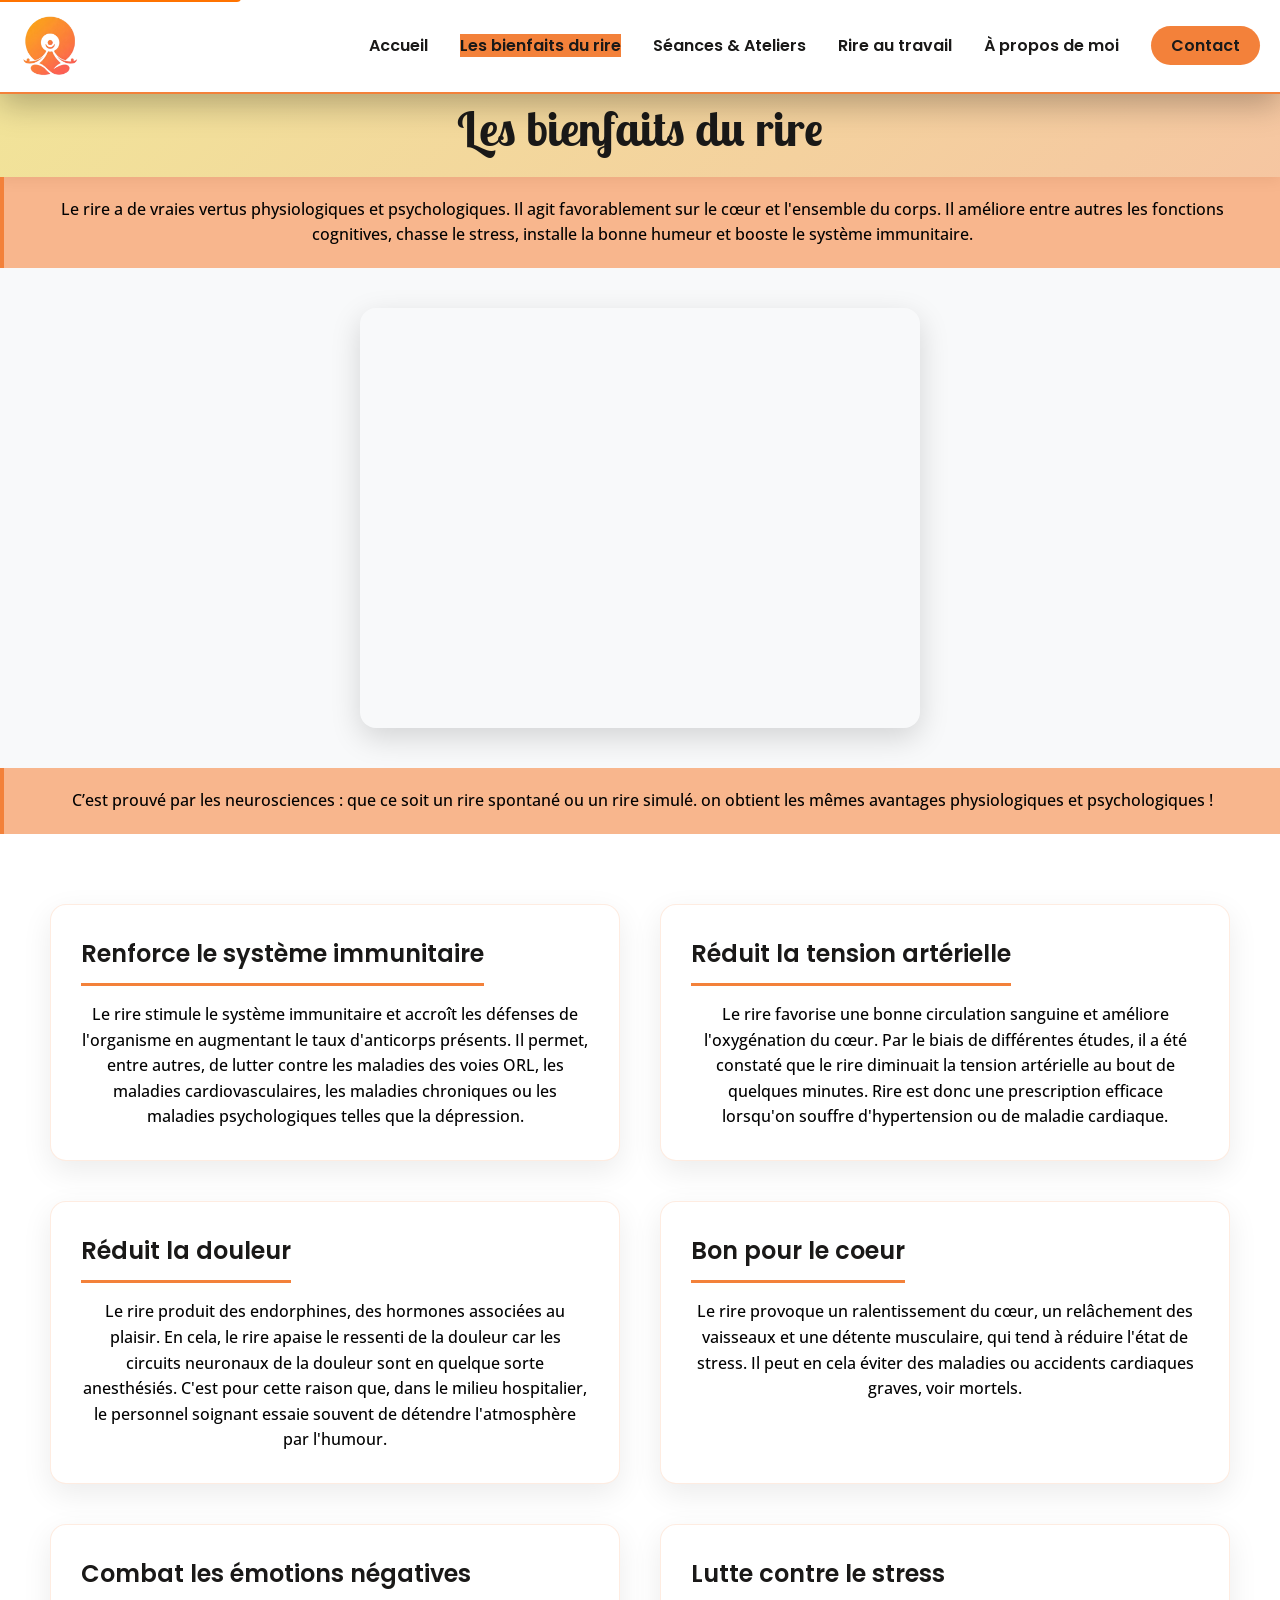
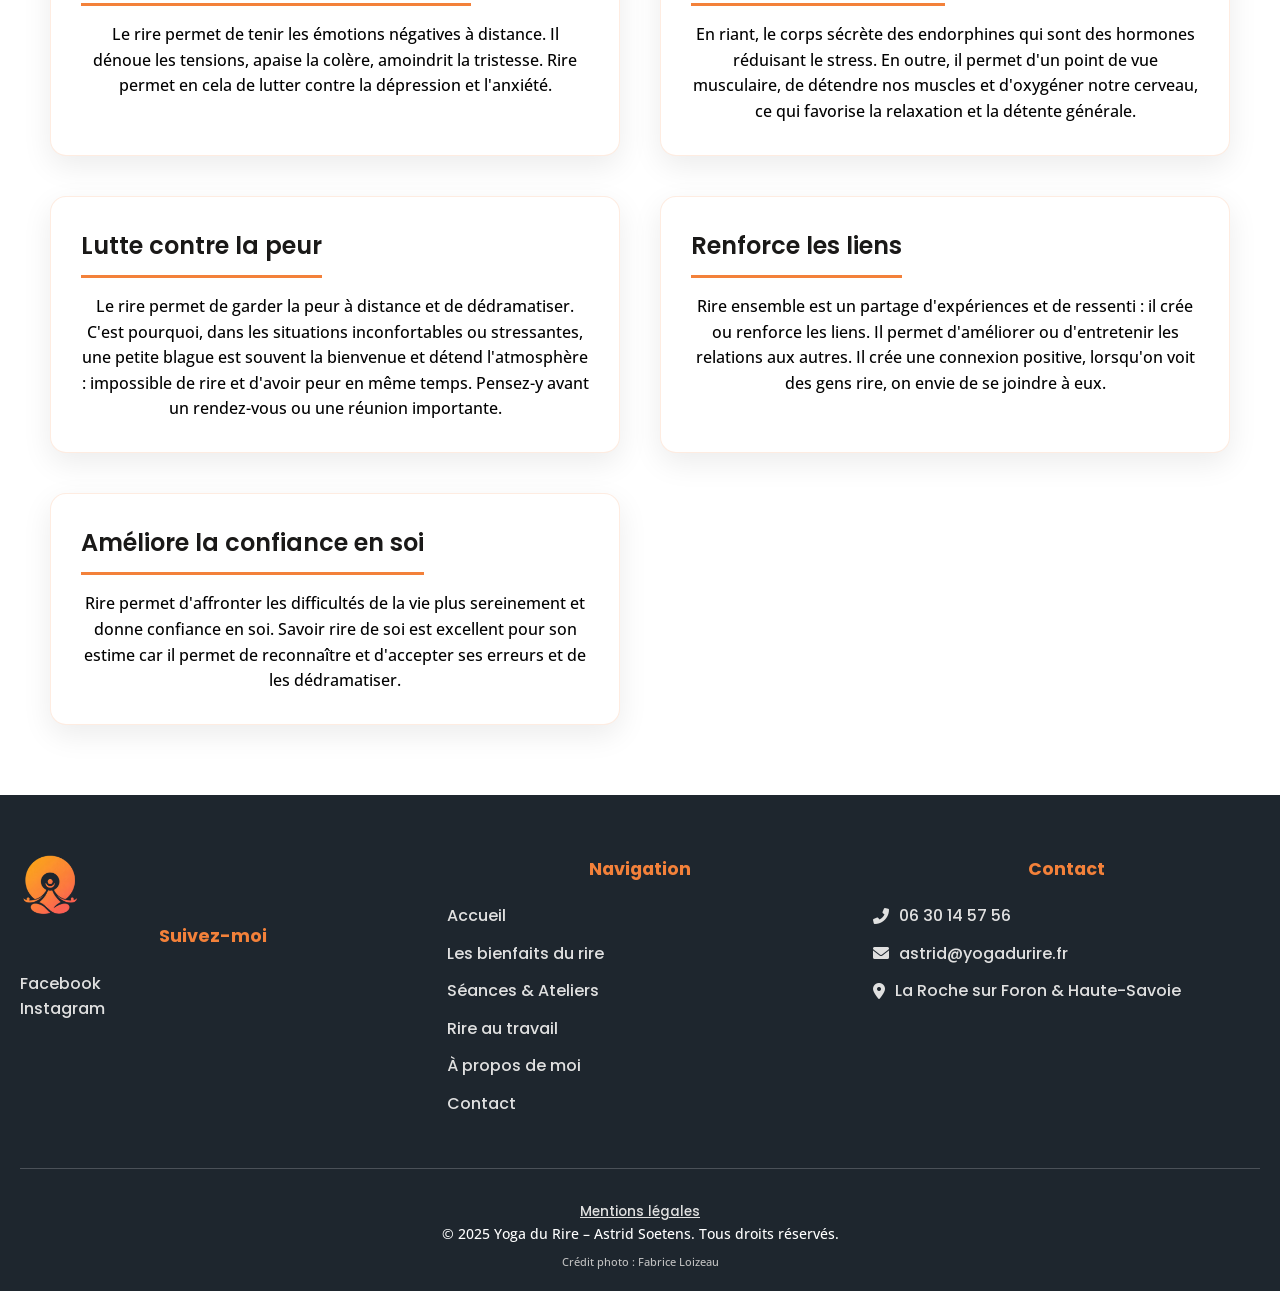
<file: Les-bienfaits-du-Rire.html>
<!DOCTYPE html>
<html lang="fr">

<head>
    <meta charset="UTF-8">
    <meta name="viewport" content="width=device-width, initial-scale=1.0, viewport-fit=cover">

    <!-- META DESCRIPTION -->
    <meta name="description"
        content="Yoga du Rire à La Roche sur Foron et Haute-Savoie. Pratique accessible, sans humour, pour la santé, la joie et la confiance en soi. Ateliers avec Astrid Soetens.">
    <meta name="keywords"
        content="yoga du rire, haute-savoie, la roche sur foron, rire thérapie, bien-être, astrid soetens">
    <meta name="author" content="Astrid Soetens - Les bienfaits du rire">
    <meta name="robots" content="index, follow">
    <meta name="revisit-after" content="7 days">

    <!-- TITLE -->
    <title>Les bienfaits du rire | Yoga du Rire – Astrid Soetens</title>

    <!-- OPEN GRAPH / FACEBOOK -->
    <meta property="og:type" content="website">
    <meta property="og:url" content="https://yogadurire.fr/Les-bienfaits-du-Rire.html">
    <meta property="og:title" content="Les bienfaits du rire | Yoga du Rire – Astrid Soetens">
    <meta property="og:description"
        content="Découvrez tous les bienfaits du rire sur la santé physique et mentale. Renforce le système immunitaire, réduit le stress et améliore la confiance en soi.">
    <meta property="og:image" content="https://yogadurire.fr/img/og-image.jpg">
    <meta property="og:image:width" content="1200">
    <meta property="og:image:height" content="630">
    <meta property="og:image:alt" content="Astrid Soetens animant une séance de yoga du rire">
    <meta property="og:locale" content="fr_FR">
    <meta property="og:site_name" content="Yoga du Rire - Astrid Soetens">

    <!-- FAVICONS -->
    <link rel="icon" type="image/svg+xml" href="img/favicon.svg">
    <link rel="alternate icon" href="img/favicon.ico">
    <link rel="icon" type="image/png" sizes="16x16" href="img/favicon-16x16.png">
    <link rel="icon" type="image/png" sizes="32x32" href="img/favicon-32x32.png">
    <link rel="apple-touch-icon" sizes="180x180" href="img/apple-touch-icon.png">
    <meta name="msapplication-TileColor" content="#f3813a">
    <meta name="theme-color" content="#f3813a">

    <!-- JSON-LD -->
    <script type="application/ld+json">
    {
      "@context": "https://schema.org",
      "@type": "Article",
      "headline": "Les bienfaits du rire sur la santé",
      "description": "Découvrez les nombreux bienfaits du rire sur la santé physique et mentale : système immunitaire, tension artérielle, stress, confiance en soi.",
      "image": "https://yogadurire.fr/img/yoga-du-rire.webp",
      "author": {
        "@type": "Person",
        "name": "Astrid Soetens"
      },
      "publisher": {
        "@type": "Organization",
        "name": "Yoga du Rire - Astrid Soetens",
        "logo": {
          "@type": "ImageObject",
          "url": "https://yogadurire.fr/img/logo.png"
        }
      },
      "datePublished": "2025-01-01",
      "dateModified": "2025-06-14",
      "mainEntityOfPage": {
        "@type": "WebPage",
        "@id": "https://yogadurire.fr/Les-bienfaits-du-Rire.html"
      }
    }
    </script>

    <!-- FONTS & CSS -->
    <link rel="preconnect" href="https://fonts.googleapis.com">
    <link rel="preconnect" href="https://fonts.gstatic.com" crossorigin>
    <link href="https://fonts.googleapis.com/css2?family=Lobster+Two:ital,wght@0,400;0,700;1,400;1,700&display=swap"
        rel="stylesheet">
    <link
        href="https://fonts.googleapis.com/css2?family=Poppins:wght@400;500;600;700;800&family=Open+Sans:wght@300;400;500;600;700&display=swap"
        rel="stylesheet">
    <link rel="stylesheet" href="https://cdnjs.cloudflare.com/ajax/libs/font-awesome/6.0.0-beta3/css/all.min.css">
    <link rel="stylesheet" href="css/main.min.css">

    <!-- CANONICAL -->
    <link rel="canonical" href="https://yogadurire.fr/Les-bienfaits-du-Rire.html">
    <link rel="alternate" hreflang="fr" href="https://yogadurire.fr/Les-bienfaits-du-Rire.html">

 
</head>

<body>
    <a href="#main-content" class="skip-link">Aller au contenu principal</a>

    <header class="header">
        <div class="container">
            <div class="logo">
                <a href="index.html">
                    <img src="img/logo.png" alt="Logo Yoga du Rire Astrid Soetens" class="logo-yoga">
                </a>
            </div>
            <nav class="navbar">
                <ul class="nav-menu">
                    <li><a href="index.html">Accueil</a></li>
                    <li><a href="Les-bienfaits-du-Rire.html" class="active">Les bienfaits du rire</a></li>
                    <li><a href="seances.html">Séances & Ateliers</a></li>
                    <li><a href="rire-au-travail.html">Rire au travail</a></li>
                    <li><a href="a-propos.html">À propos de moi</a></li>
                    <li><a href="contact.html" class="btn-nav">Contact</a></li>
                </ul>
                <div class="hamburger">
                    <span></span>
                    <span></span>
                    <span></span>
                </div>
            </nav>
        </div>
    </header>

    <main id="main-content">
        <!-- HERO SECTION -->
        <section class="page-hero">
                <div class="container-accueil">
                    <h1>Les bienfaits du rire</h1>
                    </div>
                                    <div class="separateur"></div>
  <div class="quote">
                    <p>Le rire a de vraies vertus physiologiques et psychologiques.
                        Il agit favorablement sur le cœur et l'ensemble du corps.
                        Il améliore entre autres les fonctions cognitives, chasse le stress,
                        installe la bonne humeur et booste le système immunitaire.</p>
                </div>
        </section>

        <!-- VIDEO FACEBOOK SECTION -->
        <section class="video-facebook">
            <div class="container">
                <div class="facebook-video-wrapper">
                    <iframe 
                        src="https://www.facebook.com/plugins/video.php?height=420&href=https%3A%2F%2Fwww.facebook.com%2FYogaRireAstridSoetens%2Fvideos%2F841885721191498%2F&show_text=false&width=560&t=0" 
                        width="560" 
                        height="420" 
                        style="border:none; overflow:hidden" 
                        scrolling="no" 
                        frameborder="0" 
                        allowfullscreen="true" 
                        allow="autoplay; clipboard-write; encrypted-media; picture-in-picture; web-share">
                    </iframe>
                </div>
            </div>
        </section>
 <div class="quote">
    <p>C’est prouvé par les neurosciences : que ce soit un rire spontané ou un rire simulé. 

on obtient les mêmes avantages physiologiques et psychologiques ! </p>
</div>
        <!-- BENEFITS SECTION EN 2 COLONNES -->
        <section class="how-it-works">
                <div class="benefits-grid-wrapper">
                    <!-- Bienfait 1 -->
                    <div class="benefit-item">
                        <h3>Renforce le système immunitaire</h3>
                        <p>Le rire stimule le système immunitaire et accroît les défenses de l'organisme en augmentant le taux d'anticorps présents. Il permet, entre autres, de lutter contre les maladies des voies ORL, les maladies cardiovasculaires, les maladies chroniques ou les maladies psychologiques telles que la dépression.</p>
                    </div>
                     
                    <!-- Bienfait 2 -->
                    <div class="benefit-item">
                        <h3>Réduit la tension artérielle</h3>
                        <p>Le rire favorise une bonne circulation sanguine et améliore l'oxygénation du cœur. Par le biais de différentes études, il a été constaté que le rire diminuait la tension artérielle au bout de quelques minutes. Rire est donc une prescription efficace lorsqu'on souffre d'hypertension ou de maladie cardiaque.</p>
                    </div>
                    
                    <!-- Bienfait 3 -->
                    <div class="benefit-item">
                        <h3>Réduit la douleur</h3>
                        <p>Le rire produit des endorphines, des hormones associées au plaisir. En cela, le rire apaise le ressenti de la douleur car les circuits neuronaux de la douleur sont en quelque sorte anesthésiés. C'est pour cette raison que, dans le milieu hospitalier, le personnel soignant essaie souvent de détendre l'atmosphère par l'humour.</p>
                    </div>
                    
                    <!-- Bienfait 4 -->
                    <div class="benefit-item">
                        <h3>Bon pour le coeur</h3>
                        <p>Le rire provoque un ralentissement du cœur, un relâchement des vaisseaux et une détente musculaire, qui tend à réduire l'état de stress. Il peut en cela éviter des maladies ou accidents cardiaques graves, voir mortels.</p>
                    </div>
                    
                    <!-- Bienfait 5 -->
                    <div class="benefit-item">
                        <h3>Combat les émotions négatives</h3>
                        <p>Le rire permet de tenir les émotions négatives à distance. Il dénoue les tensions, apaise la colère, amoindrit la tristesse. Rire permet en cela de lutter contre la dépression et l'anxiété.</p>
                    </div>
                  
                    <!-- Bienfait 6 -->
                    <div class="benefit-item">
                        <h3>Lutte contre le stress</h3>
                        <p>En riant, le corps sécrète des endorphines qui sont des hormones réduisant le stress. En outre, il permet d'un point de vue musculaire, de détendre nos muscles et d'oxygéner notre cerveau, ce qui favorise la relaxation et la détente générale.</p>
                    </div>
                    
                    <!-- Bienfait 7 -->
                    <div class="benefit-item">
                        <h3>Lutte contre la peur</h3>
                        <p>Le rire permet de garder la peur à distance et de dédramatiser. C'est pourquoi, dans les situations inconfortables ou stressantes, une petite blague est souvent la bienvenue et détend l'atmosphère : impossible de rire et d'avoir peur en même temps. Pensez-y avant un rendez-vous ou une réunion importante.</p>
                    </div>
                    
                    <!-- Bienfait 8 -->
                    <div class="benefit-item">
                        <h3>Renforce les liens</h3>
                        <p>Rire ensemble est un partage d'expériences et de ressenti : il crée ou renforce les liens. Il permet d'améliorer ou d'entretenir les relations aux autres. Il crée une connexion positive, lorsqu'on voit des gens rire, on envie de se joindre à eux.</p>
                    </div>
                    
                    <!-- Bienfait 9 -->
                    <div class="benefit-item">
                        <h3>Améliore la confiance en soi</h3>
                        <p>Rire permet d'affronter les difficultés de la vie plus sereinement et donne confiance en soi. Savoir rire de soi est excellent pour son estime car il permet de reconnaître et d'accepter ses erreurs et de les dédramatiser.</p>
                    </div>
                </div>
        </section>
    </main>

    <footer class="footer">
        <div class="container">
            <div class="footer-grid">
                <div class="footer-col">
                    <div class="footer-logo">
                        <img src="img/logo.png" alt="Logo Yoga du Rire Astrid Soetens" class="logo-yoga">
                    </div>
                    <h3>Suivez-moi</h3>
                    <div class="social-link"><a href="https://www.facebook.com/YogaRireAstridSoetens">Facebook</a></div>
                    <div class="social-link"><a href="https://www.instagram.com/astridyogadurire/">Instagram</a></div>
                </div>
                <div class="footer-col">
                    <h3>Navigation</h3>
                    <ul>
                        <li><a href="index.html">Accueil</a></li>
                        <li><a href="Les-bienfaits-du-Rire.html">Les bienfaits du rire</a></li>
                        <li><a href="seances.html">Séances & Ateliers</a></li>
                        <li><a href="rire-au-travail.html">Rire au travail</a></li>
                        <li><a href="a-propos.html">À propos de moi</a></li>
                        <li><a href="contact.html">Contact</a></li>
                    </ul>
                </div>
                <div class="footer-col">
                    <h3>Contact</h3>
                    <ul class="contact-info">
                        <li><i class="fas fa-phone-alt"></i> <a href="tel:+33630145756">06 30 14 57 56</a></li>
                        <li><i class="fas fa-envelope"></i> <a href="mailto:astrid@yogadurire.fr">astrid@yogadurire.fr</a></li>
                        <li><i class="fas fa-map-marker-alt"></i> La Roche sur Foron & Haute-Savoie</li>
                    </ul>
                </div>
               
            </div>
            <div class="footer-bottom">
                <a href="mentions-legales.html">Mentions légales</a>
                <p class="mention">&copy; 2025 Yoga du Rire – Astrid Soetens. Tous droits réservés.</p>
                <p class="credit-photo">Crédit photo : Fabrice Loizeau</p>
            </div>
        </div>
    </footer>

    <script type="module" src="js/main.js"></script>
</body>

</html>
</file>
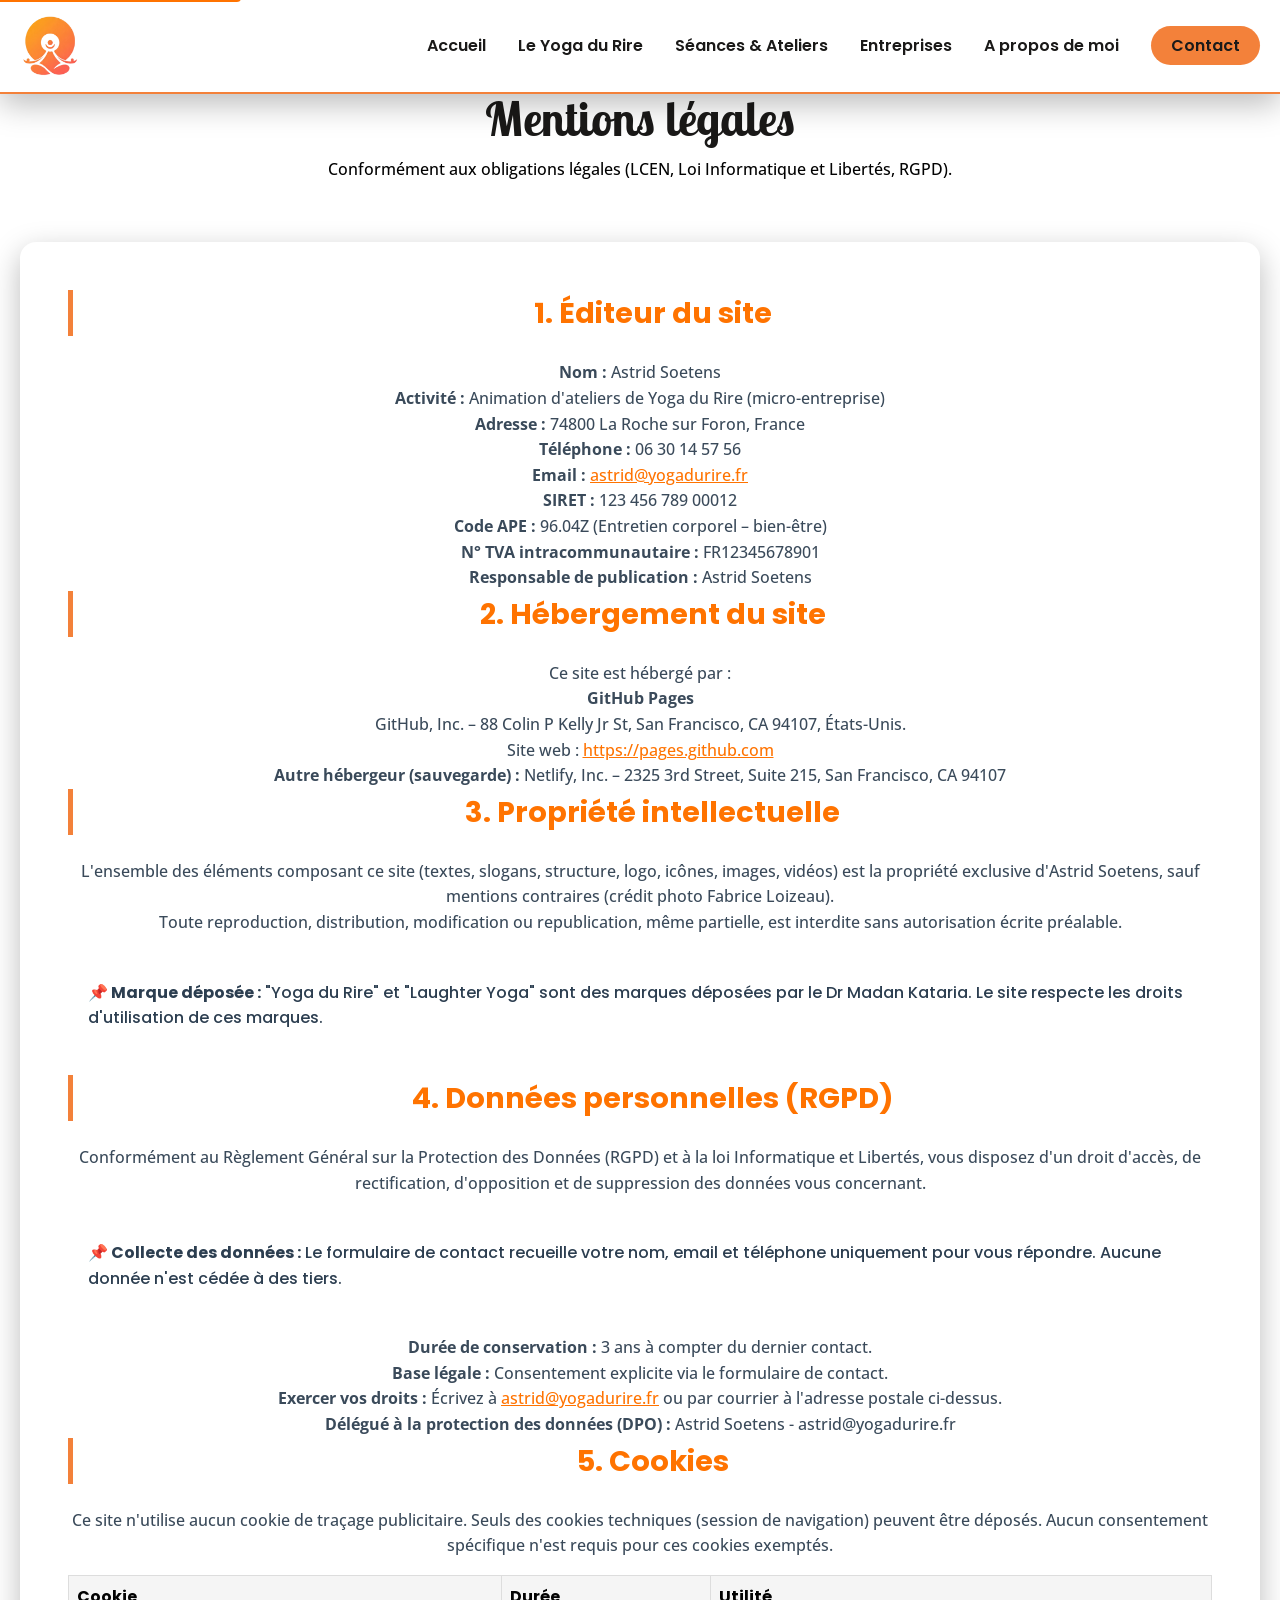
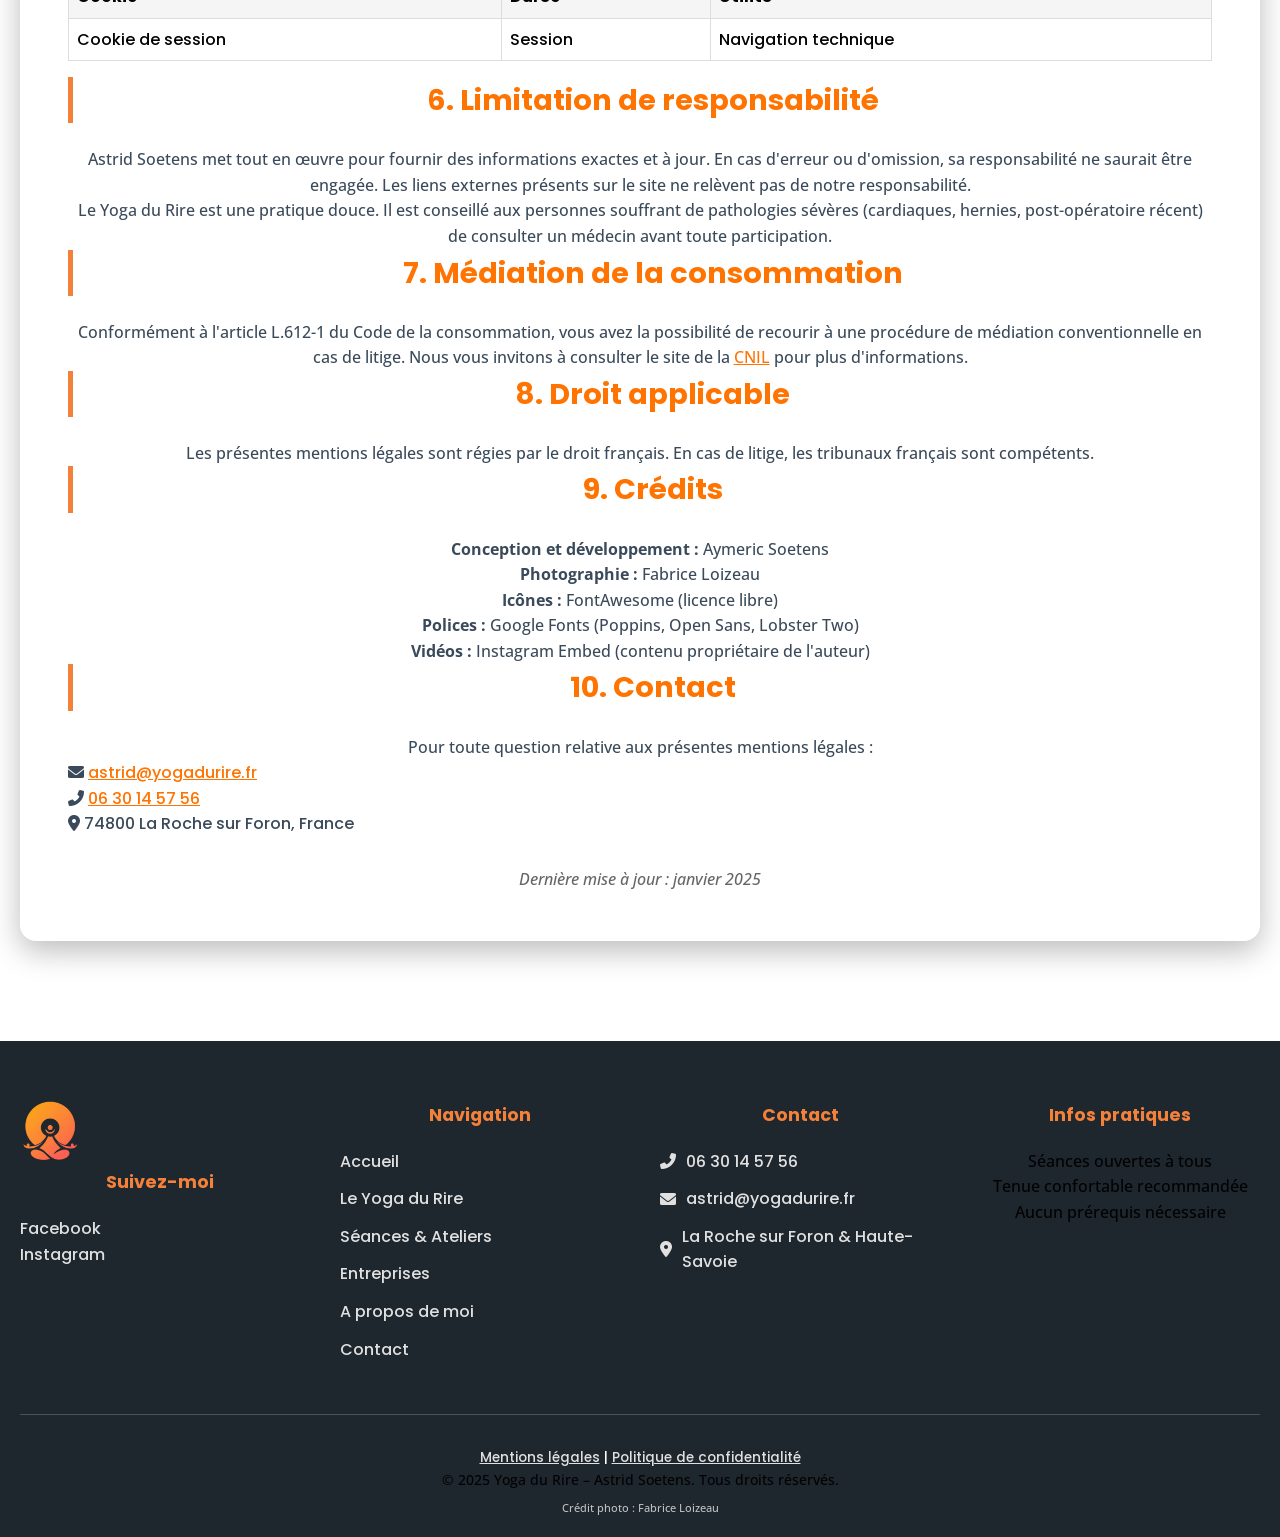
<file: mentions-legales.html>
<!DOCTYPE html>
<html lang="fr">
<head>
    <meta charset="UTF-8">
    <meta name="viewport" content="width=device-width, initial-scale=1.0, viewport-fit=cover">
    
    <!-- META DESCRIPTION -->
    <meta name="description" content="Yoga du Rire à La Roche sur Foron et Haute-Savoie. Pratique accessible, sans humour, pour la santé, la joie et la confiance en soi. Ateliers avec Astrid Soetens.">
    <meta name="keywords" content="yoga du rire, haute-savoie, la roche sur foron, rire thérapie, bien-être, astrid soetens">
    <meta name="author" content="Astrid Soetens - Yoga du Rire">
    <meta name="robots" content="index, follow">
    <meta name="revisit-after" content="7 days">
    
    <!-- TITLE -->
    <title>Mentions légales - Yoga du Rire – Astrid Soetens | Rire pour mieux vivre en Haute-Savoie</title>
    
    <!-- ==================== OPEN GRAPH / FACEBOOK ==================== -->
    <meta property="og:type" content="website">
    <meta property="og:url" content="https://yogadurire.fr/">
    <meta property="og:title" content="Yoga du Rire – Astrid Soetens | Rire pour mieux vivre en Haute-Savoie">
    <meta property="og:description" content="Pratiquez le yoga du rire à La Roche sur Foron et Haute-Savoie. Séances hebdomadaires, ateliers en entreprise et visio. Accessible à tous, sans humour, pour la santé et la joie.">
    <meta property="og:image" content="https://yogadurire.fr/img/og-image.jpg">
    <meta property="og:image:width" content="1200">
    <meta property="og:image:height" content="630">
    <meta property="og:image:alt" content="Astrid Soetens animant une séance de yoga du rire">
    <meta property="og:locale" content="fr_FR">
    <meta property="og:site_name" content="Yoga du Rire - Astrid Soetens">
    <!-- ==================== FAVICONS ==================== -->
<link rel="icon" type="image/svg+xml" href="img/favicon.svg">
<link rel="alternate icon" href="img/favicon.ico">
<link rel="icon" type="image/png" sizes="16x16" href="img/favicon-16x16.png">
<link rel="icon" type="image/png" sizes="32x32" href="img/favicon-32x32.png">
<link rel="apple-touch-icon" sizes="180x180" href="img/apple-touch-icon.png">
<link rel="manifest" href="img/site.webmanifest">
<meta name="msapplication-TileColor" content="#f3813a">
<meta name="theme-color" content="#f3813a">
    
    <!-- Fonts & CSS -->
    <link href="https://fonts.googleapis.com/css2?family=Poppins:wght@400;500;600;700;800&family=Open+Sans:wght@300;400;500;600;700&display=swap" rel="stylesheet">
    <link rel="preconnect" href="https://fonts.googleapis.com">
    <link rel="preconnect" href="https://fonts.gstatic.com" crossorigin>
    <link href="https://fonts.googleapis.com/css2?family=Lobster+Two:ital@1&display=swap" rel="stylesheet">
    <link rel="stylesheet" href="https://cdnjs.cloudflare.com/ajax/libs/font-awesome/6.0.0-beta3/css/all.min.css">
 <link rel="stylesheet" href="css/main.min.css">    
    <!-- Favicons -->
    <link rel="icon" type="image/svg+xml" href="img/favicon.svg">
    <link rel="icon" type="image/png" sizes="32x32" href="img/favicon-32x32.png">
    <link rel="apple-touch-icon" href="img/apple-touch-icon.png">
</head>
<body>
  <a href="#main-content" class="skip-link">Aller au contenu principal</a>
    <header class="header">
        <div class="container">
            <div class="logo">
                <a href="index.html">
                    <img src="img/logo.png" alt="Logo Yoga du Rire Astrid Soetens" class="logo-yoga">
                </a>
            </div>
            <nav class="navbar">
                <ul class="nav-menu">
                    <li><a href="index.html">Accueil</a></li>
                    <li><a href="yoga-du-rire.html">Le Yoga du Rire</a></li>
                    <li><a href="seances.html">Séances & Ateliers</a></li>
                    <li><a href="entreprises.html">Entreprises</a></li>
                    <li><a href="a-propos.html">A propos de moi</a></li>
                    <li><a href="contact.html" class="btn-nav">Contact</a></li>
                </ul>
                <div class="hamburger">
                    <span></span>
                    <span></span>
                    <span></span>
                </div>
            </nav>
        </div>
    </header>
<main id="main-content">
    <section class="page-hero">
        <div class="container">
            <h1>Mentions légales</h1>
            <p>Conformément aux obligations légales (LCEN, Loi Informatique et Libertés, RGPD).</p>
        </div>
    </section>

    <section class="page-content">
        <div class="container">
            <div class="legal-card">
                
                <h2>1. Éditeur du site</h2>
                <p><strong>Nom :</strong> Astrid Soetens</p>
                <p><strong>Activité :</strong> Animation d'ateliers de Yoga du Rire (micro-entreprise)</p>
                <p><strong>Adresse :</strong> 74800 La Roche sur Foron, France</p>
                <p><strong>Téléphone :</strong> 06 30 14 57 56</p>
                <p><strong>Email :</strong> <a href="mailto:astrid@yogadurire.fr">astrid@yogadurire.fr</a></p>
                <p><strong>SIRET :</strong> 123 456 789 00012</p>
                <p><strong>Code APE :</strong> 96.04Z (Entretien corporel – bien-être)</p>
                <p><strong>N° TVA intracommunautaire :</strong> FR12345678901</p>
                <p><strong>Responsable de publication :</strong> Astrid Soetens</p>

                <h2>2. Hébergement du site</h2>
                <p>Ce site est hébergé par :</p>
                <p><strong>GitHub Pages</strong><br>
                GitHub, Inc. – 88 Colin P Kelly Jr St, San Francisco, CA 94107, États-Unis.<br>
                Site web : <a href="https://pages.github.com" target="_blank" rel="noopener">https://pages.github.com</a></p>
                <p><strong>Autre hébergeur (sauvegarde) :</strong> Netlify, Inc. – 2325 3rd Street, Suite 215, San Francisco, CA 94107</p>

                <h2>3. Propriété intellectuelle</h2>
                <p>L'ensemble des éléments composant ce site (textes, slogans, structure, logo, icônes, images, vidéos) est la propriété exclusive d'Astrid Soetens, sauf mentions contraires (crédit photo Fabrice Loizeau).</p>
                <p>Toute reproduction, distribution, modification ou republication, même partielle, est interdite sans autorisation écrite préalable.</p>

                <div class="highlight">
                    <strong>📌 Marque déposée :</strong> "Yoga du Rire" et "Laughter Yoga" sont des marques déposées par le Dr Madan Kataria. Le site respecte les droits d'utilisation de ces marques.
                </div>

                <h2>4. Données personnelles (RGPD)</h2>
                <p>Conformément au Règlement Général sur la Protection des Données (RGPD) et à la loi Informatique et Libertés, vous disposez d'un droit d'accès, de rectification, d'opposition et de suppression des données vous concernant.</p>
                
                <div class="highlight">
                    <strong>📌 Collecte des données :</strong> Le formulaire de contact recueille votre nom, email et téléphone uniquement pour vous répondre. Aucune donnée n'est cédée à des tiers.
                </div>

                <p><strong>Durée de conservation :</strong> 3 ans à compter du dernier contact.</p>
                <p><strong>Base légale :</strong> Consentement explicite via le formulaire de contact.</p>
                <p><strong>Exercer vos droits :</strong> Écrivez à <a href="mailto:astrid@yogadurire.fr">astrid@yogadurire.fr</a> ou par courrier à l'adresse postale ci-dessus.</p>
                
                <p><strong>Délégué à la protection des données (DPO) :</strong> Astrid Soetens - astrid@yogadurire.fr</p>

                <h2>5. Cookies</h2>
                <p>Ce site n'utilise aucun cookie de traçage publicitaire. Seuls des cookies techniques (session de navigation) peuvent être déposés. Aucun consentement spécifique n'est requis pour ces cookies exemptés.</p>
                
                <table style="width:100%; border-collapse: collapse; margin: 1rem 0;">
                    <tr style="background: #f5f5f5;">
                        <th style="padding: 8px; border: 1px solid #ddd; text-align: left;">Cookie</th>
                        <th style="padding: 8px; border: 1px solid #ddd; text-align: left;">Durée</th>
                        <th style="padding: 8px; border: 1px solid #ddd; text-align: left;">Utilité</th>
                    </tr>
                    <tr>
                        <td style="padding: 8px; border: 1px solid #ddd;">Cookie de session</td>
                        <td style="padding: 8px; border: 1px solid #ddd;">Session</td>
                        <td style="padding: 8px; border: 1px solid #ddd;">Navigation technique</td>
                    </tr>
                </table>

                <h2>6. Limitation de responsabilité</h2>
                <p>Astrid Soetens met tout en œuvre pour fournir des informations exactes et à jour. En cas d'erreur ou d'omission, sa responsabilité ne saurait être engagée. Les liens externes présents sur le site ne relèvent pas de notre responsabilité.</p>
                <p>Le Yoga du Rire est une pratique douce. Il est conseillé aux personnes souffrant de pathologies sévères (cardiaques, hernies, post-opératoire récent) de consulter un médecin avant toute participation.</p>

                <h2>7. Médiation de la consommation</h2>
                <p>Conformément à l'article L.612-1 du Code de la consommation, vous avez la possibilité de recourir à une procédure de médiation conventionnelle en cas de litige. Nous vous invitons à consulter le site de la <a href="https://www.cnil.fr" target="_blank" rel="noopener">CNIL</a> pour plus d'informations.</p>

                <h2>8. Droit applicable</h2>
                <p>Les présentes mentions légales sont régies par le droit français. En cas de litige, les tribunaux français sont compétents.</p>

                <h2>9. Crédits</h2>
                <p><strong>Conception et développement :</strong> Aymeric Soetens</p>
                <p><strong>Photographie :</strong> Fabrice Loizeau</p>
                <p><strong>Icônes :</strong> FontAwesome (licence libre)</p>
                <p><strong>Polices :</strong> Google Fonts (Poppins, Open Sans, Lobster Two)</p>
                <p><strong>Vidéos :</strong> Instagram Embed (contenu propriétaire de l'auteur)</p>

                <h2>10. Contact</h2>
                <p>Pour toute question relative aux présentes mentions légales :</p>
                <ul class="contact-info" style="list-style: none; padding-left: 0;">
                    <li><i class="fas fa-envelope"></i> <a href="mailto:astrid@yogadurire.fr">astrid@yogadurire.fr</a></li>
                    <li><i class="fas fa-phone-alt"></i> <a href="tel:+33630145756">06 30 14 57 56</a></li>
                    <li><i class="fas fa-map-marker-alt"></i> 74800 La Roche sur Foron, France</li>
                </ul>

                <p style="margin-top: 30px; font-style: italic; color: #666;">Dernière mise à jour : janvier 2025</p>
            </div>
        </div>
    </section>
</main>
    <footer class="footer">
        <div class="container">
            <div class="footer-grid">
                <div class="footer-col">
                    <div class="footer-logo"><img src="img/logo.png" alt="Logo Yoga du Rire Astrid Soetens" class="logo-yoga"></div>
                    <h4>Suivez-moi</h4>
                    <div class="social-link"><a href="https://www.facebook.com/YogaRireAstridSoetens">Facebook</a></div>
                    <div class="social-link"><a href="https://www.instagram.com/astridyogadurire/">Instagram</a></div>
                </div>
                <div class="footer-col">
                    <h4>Navigation</h4>
                    <ul>
                        <li><a href="index.html">Accueil</a></li>
                        <li><a href="yoga-du-rire.html">Le Yoga du Rire</a></li>
                        <li><a href="seances.html">Séances & Ateliers</a></li>
                        <li><a href="entreprises.html">Entreprises</a></li>
                        <li><a href="a-propos.html">A propos de moi</a></li>
                        <li><a href="contact.html">Contact</a></li>
                    </ul>
                </div>
                <div class="footer-col">
                    <h4>Contact</h4>
                    <ul class="contact-info">
                        <li><i class="fas fa-phone-alt"></i> <a href="tel:+33630145756">06 30 14 57 56</a></li>
                        <li><i class="fas fa-envelope"></i> <a href="mailto:astrid@yogadurire.fr">astrid@yogadurire.fr</a></li>
                        <li><i class="fas fa-map-marker-alt"></i> La Roche sur Foron & Haute-Savoie</li>
                    </ul>
                </div>
                <div class="footer-col">
                    <h4>Infos pratiques</h4>
                    <p>Séances ouvertes à tous<br>Tenue confortable recommandée<br>Aucun prérequis nécessaire</p>
                </div>
            </div>
            <div class="footer-bottom">
                <a href="mentions-legales.html">Mentions légales</a> |
                <a href="politique-confidentialite.html">Politique de confidentialité</a>
                <p>&copy; 2025 Yoga du Rire – Astrid Soetens. Tous droits réservés.</p>
                <p class="credit-photo">Crédit photo : Fabrice Loizeau</p>
            </div>
        </div>
    </footer>

    <script type="module" src="js/main.js"></script>
</body>
</html>
</file>
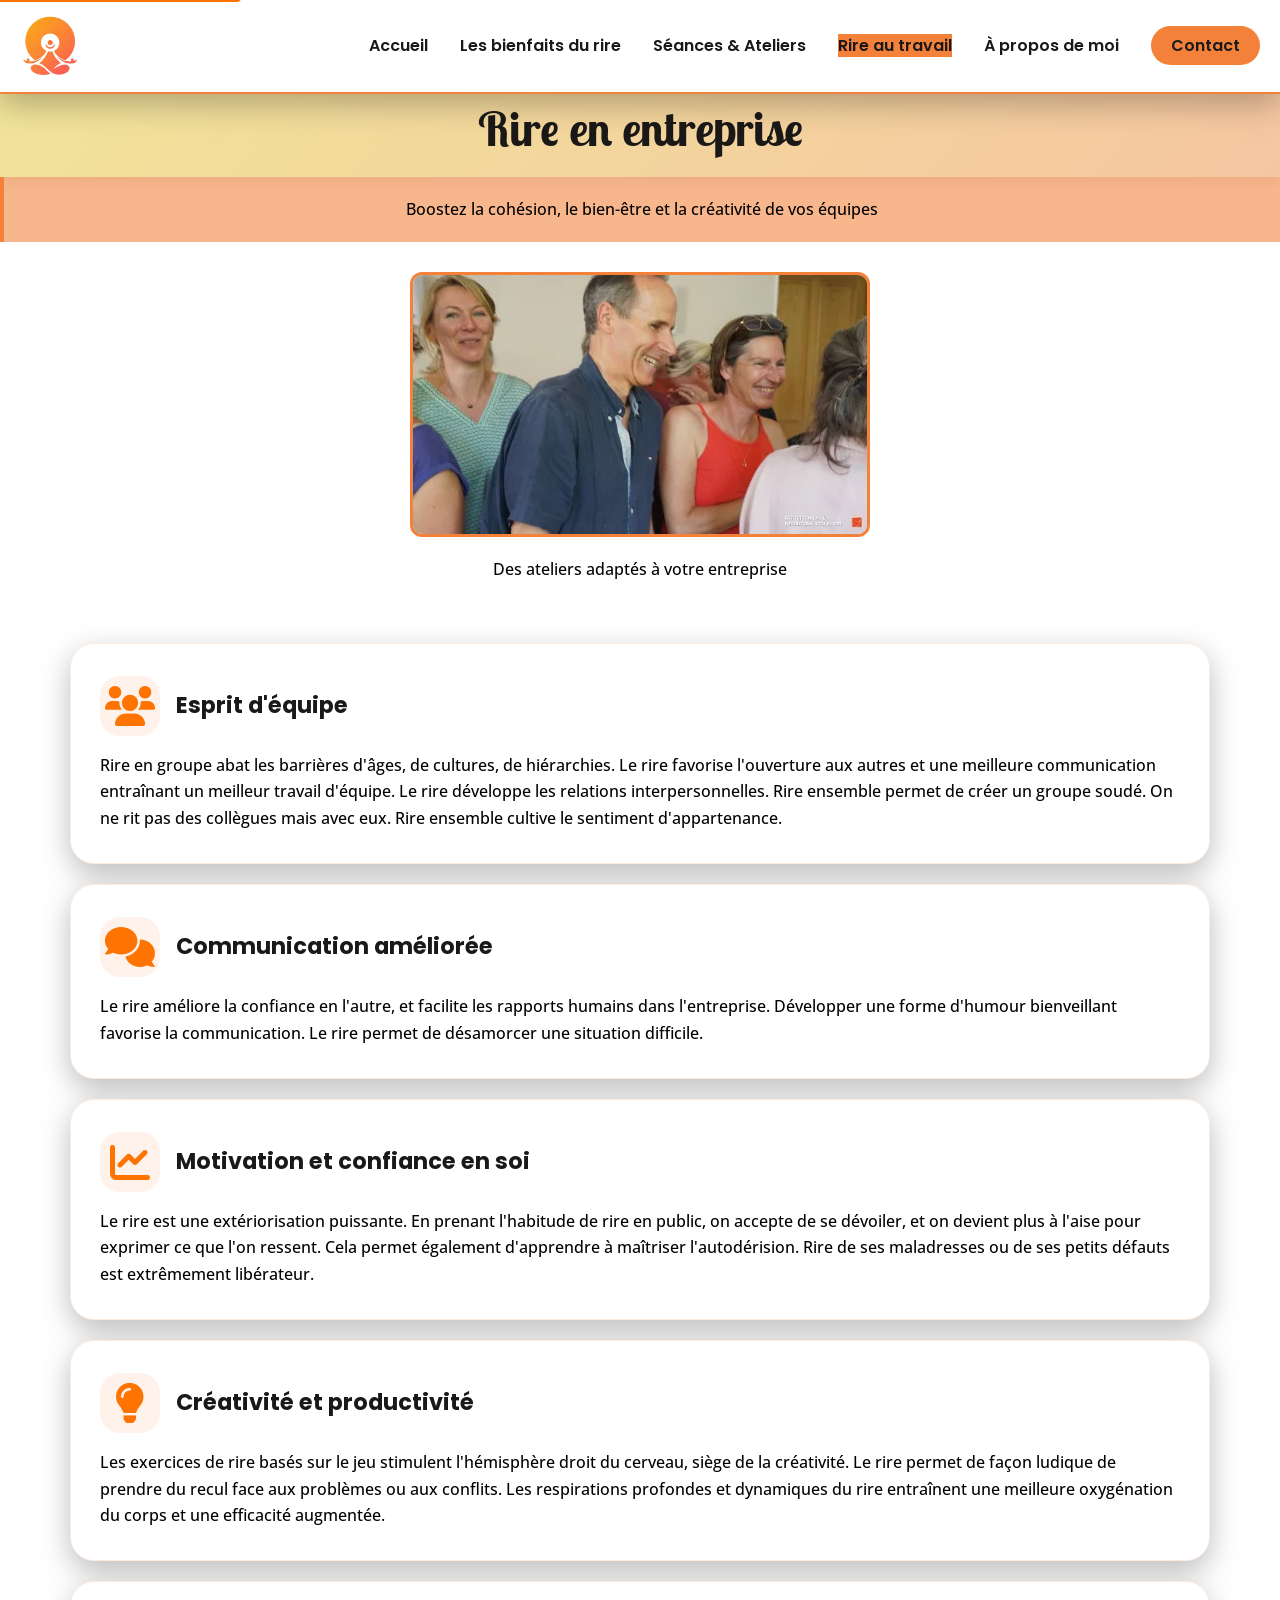
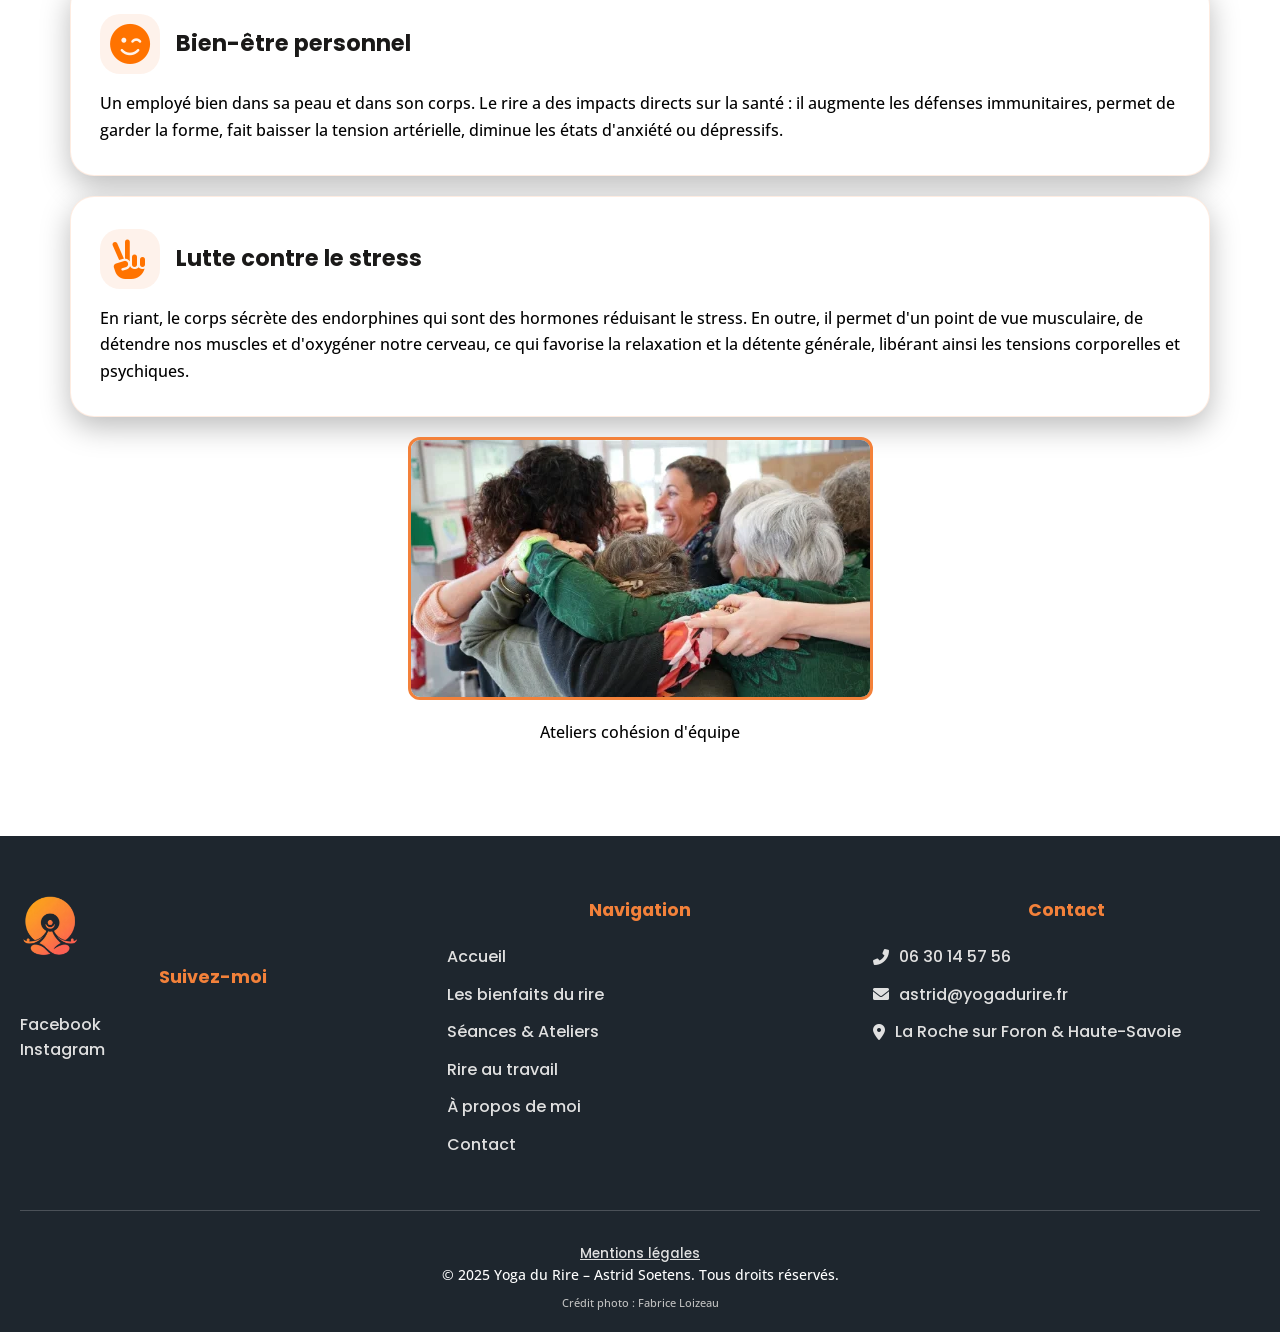
<file: rire-au-travail.html>
<!DOCTYPE html>
<html lang="fr">

<head>
    <meta charset="UTF-8">
    <meta name="viewport" content="width=device-width, initial-scale=1.0, viewport-fit=cover">

    <!-- META DESCRIPTION -->
    <meta name="description"
        content="Yoga du Rire à La Roche sur Foron et Haute-Savoie. Pratique accessible, sans humour, pour la santé, la joie et la confiance en soi. Ateliers avec Astrid Soetens.">
    <meta name="keywords"
        content="yoga du rire, haute-savoie, la roche sur foron, rire thérapie, bien-être, astrid soetens">
    <meta name="author" content="Astrid Soetens - Yoga du Rire">
    <meta name="robots" content="index, follow">
    <meta name="revisit-after" content="7 days">

    <!-- TITLE -->
    <title>Rire au travail | Yoga du Rire en entreprise – Astrid Soetens</title>

    <!-- OPEN GRAPH / FACEBOOK -->
    <meta property="og:type" content="website">
    <meta property="og:url" content="https://yogadurire.fr/rire-au-travail.html">
    <meta property="og:title" content="Rire au travail | Yoga du Rire en entreprise – Astrid Soetens">
    <meta property="og:description"
        content="Ateliers de yoga du rire pour entreprises en Haute-Savoie. Boostez la cohésion d'équipe, réduisez le stress et améliorez le bien-être au travail.">
    <meta property="og:image" content="https://yogadurire.fr/img/og-image.jpg">
    <meta property="og:image:width" content="1200">
    <meta property="og:image:height" content="630">
    <meta property="og:image:alt" content="Atelier yoga du rire en entreprise avec Astrid Soetens">
    <meta property="og:locale" content="fr_FR">
    <meta property="og:site_name" content="Yoga du Rire - Astrid Soetens">

    <!-- FAVICONS -->
    <link rel="icon" type="image/svg+xml" href="img/favicon.svg">
    <link rel="alternate icon" href="img/favicon.ico">
    <link rel="icon" type="image/png" sizes="16x16" href="img/favicon-16x16.png">
    <link rel="icon" type="image/png" sizes="32x32" href="img/favicon-32x32.png">
    <link rel="apple-touch-icon" sizes="180x180" href="img/apple-touch-icon.png">
    <meta name="msapplication-TileColor" content="#f3813a">
    <meta name="theme-color" content="#f3813a">

    <!-- JSON-LD -->
    <script type="application/ld+json">
    {
      "@context": "https://schema.org",
      "@type": "Service",
      "name": "Yoga du rire en entreprise",
      "serviceType": "Atelier bien-être et cohésion d'équipe",
      "description": "Ateliers de yoga du rire pour entreprises et associations. Pratique accessible sans humour, pour réduire le stress, améliorer la communication et renforcer la cohésion d'équipe.",
      "provider": {
        "@type": "LocalBusiness",
        "name": "Yoga du Rire - Astrid Soetens",
        "url": "https://yogadurire.fr/",
        "address": {
          "@type": "PostalAddress",
          "addressLocality": "La Roche sur Foron",
          "addressRegion": "Haute-Savoie",
          "addressCountry": "FR"
        }
      },
      "areaServed": {
        "@type": "State",
        "name": "Haute-Savoie"
      },
      "audience": {
        "@type": "BusinessAudience",
        "audienceType": "Entreprises et associations"
      },
      "potentialAction": {
        "@type": "ReserveAction",
        "name": "Réserver un atelier",
        "target": {
          "@type": "EntryPoint",
          "urlTemplate": "https://yogadurire.fr/contact.html",
          "inLanguage": "fr",
          "actionPlatform": [
            "http://schema.org/DesktopWebPlatform",
            "http://schema.org/MobileWebPlatform"
          ]
        }
      },
      "hasOfferCatalog": {
        "@type": "OfferCatalog",
        "name": "Prestations yoga du rire pour entreprises",
        "itemListElement": [
          {
            "@type": "Offer",
            "itemOffered": {
              "@type": "Service",
              "name": "Atelier découverte",
              "description": "Séance d'1h30 pour découvrir le yoga du rire en entreprise"
            },
            "price": "Sur devis",
            "priceCurrency": "EUR"
          },
          {
            "@type": "Offer",
            "itemOffered": {
              "@type": "Service",
              "name": "Programme bien-être",
              "description": "Séances régulières sur plusieurs semaines"
            },
            "price": "Sur devis",
            "priceCurrency": "EUR"
          },
          {
            "@type": "Offer",
            "itemOffered": {
              "@type": "Service",
              "name": "Team Building",
              "description": "Demi-journée ou journée complète dédiée à la cohésion d'équipe"
            },
            "price": "Sur devis",
            "priceCurrency": "EUR"
          }
        ]
      }
    }
    </script>

    <!-- FONTS & CSS -->
    <link rel="preconnect" href="https://fonts.googleapis.com">
    <link rel="preconnect" href="https://fonts.gstatic.com" crossorigin>
    <link href="https://fonts.googleapis.com/css2?family=Lobster+Two:ital,wght@0,400;0,700;1,400;1,700&display=swap"
        rel="stylesheet">
    <link
        href="https://fonts.googleapis.com/css2?family=Poppins:wght@400;500;600;700;800&family=Open+Sans:wght@300;400;500;600;700&display=swap"
        rel="stylesheet">
    <link rel="stylesheet" href="https://cdnjs.cloudflare.com/ajax/libs/font-awesome/6.0.0-beta3/css/all.min.css">
    <link rel="stylesheet" href="css/main.min.css">

    <!-- CANONICAL -->
    <link rel="canonical" href="https://yogadurire.fr/rire-au-travail.html">
    <link rel="alternate" hreflang="fr" href="https://yogadurire.fr/rire-au-travail.html">
</head>

<body>
    <a href="#main-content" class="skip-link">Aller au contenu principal</a>

    <header class="header">
        <div class="container">
            <div class="logo">
                <a href="index.html">
                    <img src="img/logo.png" alt="Logo Yoga du Rire Astrid Soetens" class="logo-yoga">
                </a>
            </div>
            <nav class="navbar">
                <ul class="nav-menu">
                    <li><a href="index.html">Accueil</a></li>
                    <li><a href="Les-bienfaits-du-Rire.html">Les bienfaits du rire</a></li>
                    <li><a href="seances.html">Séances & Ateliers</a></li>
                    <li><a href="rire-au-travail.html" class="active">Rire au travail</a></li>
                    <li><a href="a-propos.html">À propos de moi</a></li>
                    <li><a href="contact.html" class="btn-nav">Contact</a></li>
                </ul>
                <div class="hamburger">
                    <span></span>
                    <span></span>
                    <span></span>
                </div>
            </nav>
        </div>
    </header>

    <main id="main-content">
        <!-- HERO SECTION -->
        <section class="page-hero">
            <div class="container-accueil">
                <h1>Rire en entreprise</h1>
 </div>
<div class="quote">
                <p>Boostez la cohésion, le bien-être et la créativité de vos équipes</p>
</div>
        </section>

        <!-- SECTION ENTREPRISES -->
        <section class="how-it-works">
            <div class="container">
                <div class="section-header">
                    <img src="img/yoga-en-entreprise.webp" alt="Séances Yoga du rire en entreprise" class="img-card">
                    <p>Des ateliers adaptés à votre entreprise</p>
                </div>

                <!-- Grille des cartes bénéfices -->
                <div class="entreprises-grid">
                    <!-- Carte 1 -->
                    <div class="enterprise-card">
                        <div class="card-header">
                            <div class="card-icon"><i class="fas fa-users"></i></div>
                            <h3>Esprit d'équipe</h3>
                        </div>
                        <p>Rire en groupe abat les barrières d'âges, de cultures, de hiérarchies. Le rire favorise
                            l'ouverture aux autres et une meilleure communication entraînant un meilleur travail
                            d'équipe. Le rire développe les relations interpersonnelles. Rire ensemble permet de créer
                            un groupe soudé. On ne rit pas des collègues mais avec eux. Rire ensemble cultive le
                            sentiment d'appartenance.</p>
                    </div>

                    <!-- Carte 2 -->
                    <div class="enterprise-card">
                        <div class="card-header">
                            <div class="card-icon"><i class="fas fa-comments"></i></div>
                            <h3>Communication améliorée</h3>
                        </div>
                        <p>Le rire améliore la confiance en l'autre, et facilite les rapports humains dans l'entreprise.
                            Développer une forme d'humour bienveillant favorise la communication. Le rire permet de
                            désamorcer une situation difficile.</p>
                    </div>

                    <!-- Carte 3 -->
                    <div class="enterprise-card">
                        <div class="card-header">
                            <div class="card-icon"><i class="fas fa-chart-line"></i></div>
                            <h3>Motivation et confiance en soi</h3>
                        </div>
                        <p>Le rire est une extériorisation puissante. En prenant l'habitude de rire en public, on
                            accepte de se dévoiler, et on devient plus à l'aise pour exprimer ce que l'on ressent. Cela
                            permet également d'apprendre à maîtriser l'autodérision. Rire de ses maladresses ou de ses
                            petits défauts est extrêmement libérateur.</p>
                    </div>

                    <!-- Carte 4 -->
                    <div class="enterprise-card">
                        <div class="card-header">
                            <div class="card-icon"><i class="fas fa-lightbulb"></i></div>
                            <h3>Créativité et productivité</h3>
                        </div>
                        <p>Les exercices de rire basés sur le jeu stimulent l'hémisphère droit du cerveau, siège de la
                            créativité. Le rire permet de façon ludique de prendre du recul face aux problèmes ou aux
                            conflits. Les respirations profondes et dynamiques du rire entraînent une meilleure
                            oxygénation du corps et une efficacité augmentée.</p>
                    </div>

                    <!-- Carte 5 -->
                    <div class="enterprise-card">
                        <div class="card-header">
                            <div class="card-icon"><i class="fas fa-smile-wink"></i></div>
                            <h3>Bien-être personnel</h3>
                        </div>
                        <p>Un employé bien dans sa peau et dans son corps. Le rire a des impacts directs sur la santé :
                            il augmente les défenses immunitaires, permet de garder la forme, fait baisser la tension
                            artérielle, diminue les états d'anxiété ou dépressifs.</p>
                    </div>

                    <!-- Carte 6 -->
                    <div class="enterprise-card">
                        <div class="card-header">
                            <div class="card-icon"><i class="fas fa-hand-peace"></i></div>
                            <h3>Lutte contre le stress</h3>
                        </div>
                        <p>En riant, le corps sécrète des endorphines qui sont des hormones réduisant le stress. En
                            outre, il permet d'un point de vue musculaire, de détendre nos muscles et d'oxygéner notre
                            cerveau, ce qui favorise la relaxation et la détente générale, libérant ainsi les tensions
                            corporelles et psychiques.</p>
                    </div>
                </div>

                <!-- Section image supplémentaire -->
                <div class="section-header">
                    <img src="img/cohesion-d-equipe.webp" alt="Ateliers cohésion d'équipe" class="img-card">
                    <p>Ateliers cohésion d'équipe</p>
                </div>
            </div>
        </section>
    </main>

    <footer class="footer">
        <div class="container">
            <div class="footer-grid">
                <div class="footer-col">
                    <div class="footer-logo">
                        <img src="img/logo.png" alt="Logo Yoga du Rire Astrid Soetens" class="logo-yoga">
                    </div>
                    <h3>Suivez-moi</h3>
                    <div class="social-link"><a href="https://www.facebook.com/YogaRireAstridSoetens">Facebook</a></div>
                    <div class="social-link"><a href="https://www.instagram.com/astridyogadurire/">Instagram</a></div>
                </div>
                <div class="footer-col">
                    <h3>Navigation</h3>
                    <ul>
                        <li><a href="index.html">Accueil</a></li>
                        <li><a href="Les-bienfaits-du-Rire.html">Les bienfaits du rire</a></li>
                        <li><a href="seances.html">Séances & Ateliers</a></li>
                        <li><a href="rire-au-travail.html">Rire au travail</a></li>
                        <li><a href="a-propos.html">À propos de moi</a></li>
                        <li><a href="contact.html">Contact</a></li>
                    </ul>
                </div>
                <div class="footer-col">
                    <h3>Contact</h3>
                    <ul class="contact-info">
                        <li><i class="fas fa-phone-alt"></i> <a href="tel:+33630145756">06 30 14 57 56</a></li>
                        <li><i class="fas fa-envelope"></i> <a href="mailto:astrid@yogadurire.fr">astrid@yogadurire.fr</a></li>
                        <li><i class="fas fa-map-marker-alt"></i> La Roche sur Foron & Haute-Savoie</li>
                    </ul>
                </div>
              
            </div>
            <div class="footer-bottom">
                <a href="mentions-legales.html">Mentions légales</a>
                <p class="mention">&copy; 2025 Yoga du Rire – Astrid Soetens. Tous droits réservés.</p>
                <p class="credit-photo">Crédit photo : Fabrice Loizeau</p>
            </div>
        </div>
    </footer>

    <script type="module" src="js/main.js"></script>
</body>

</html>
</file>
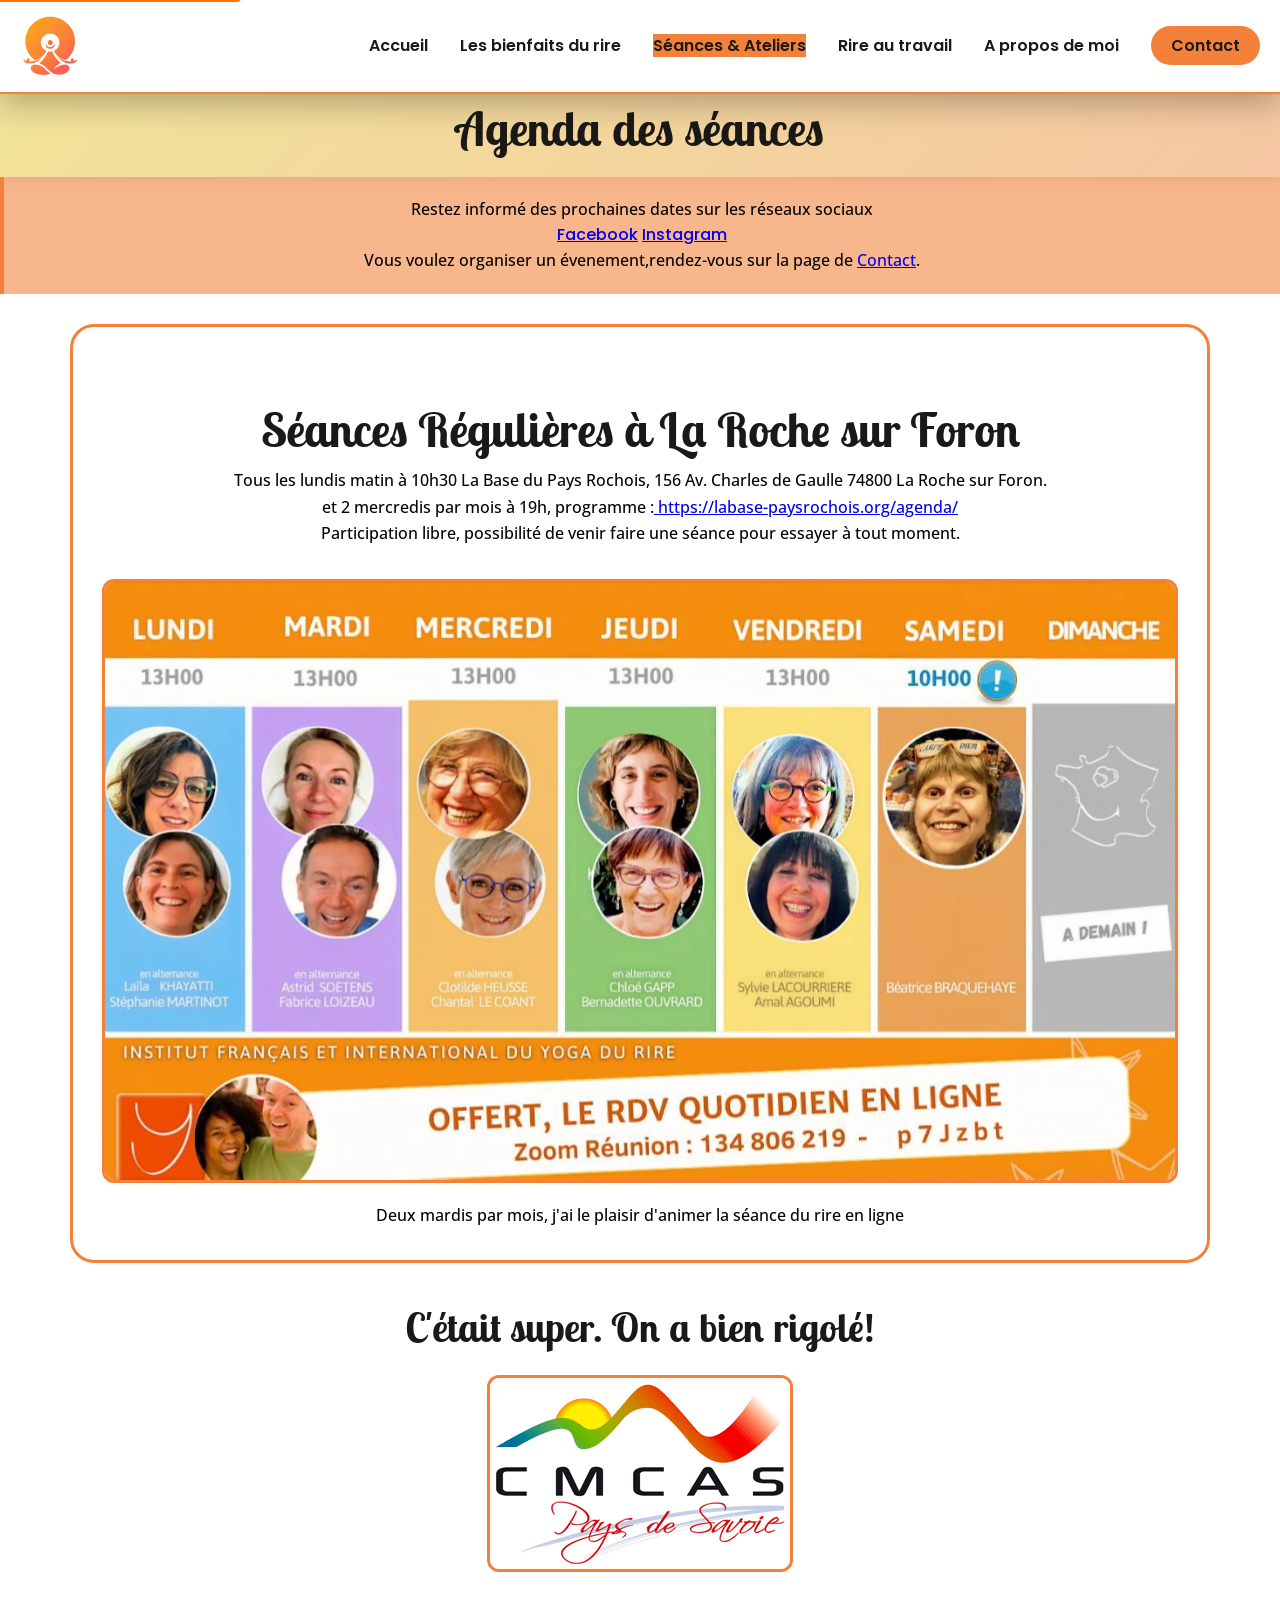
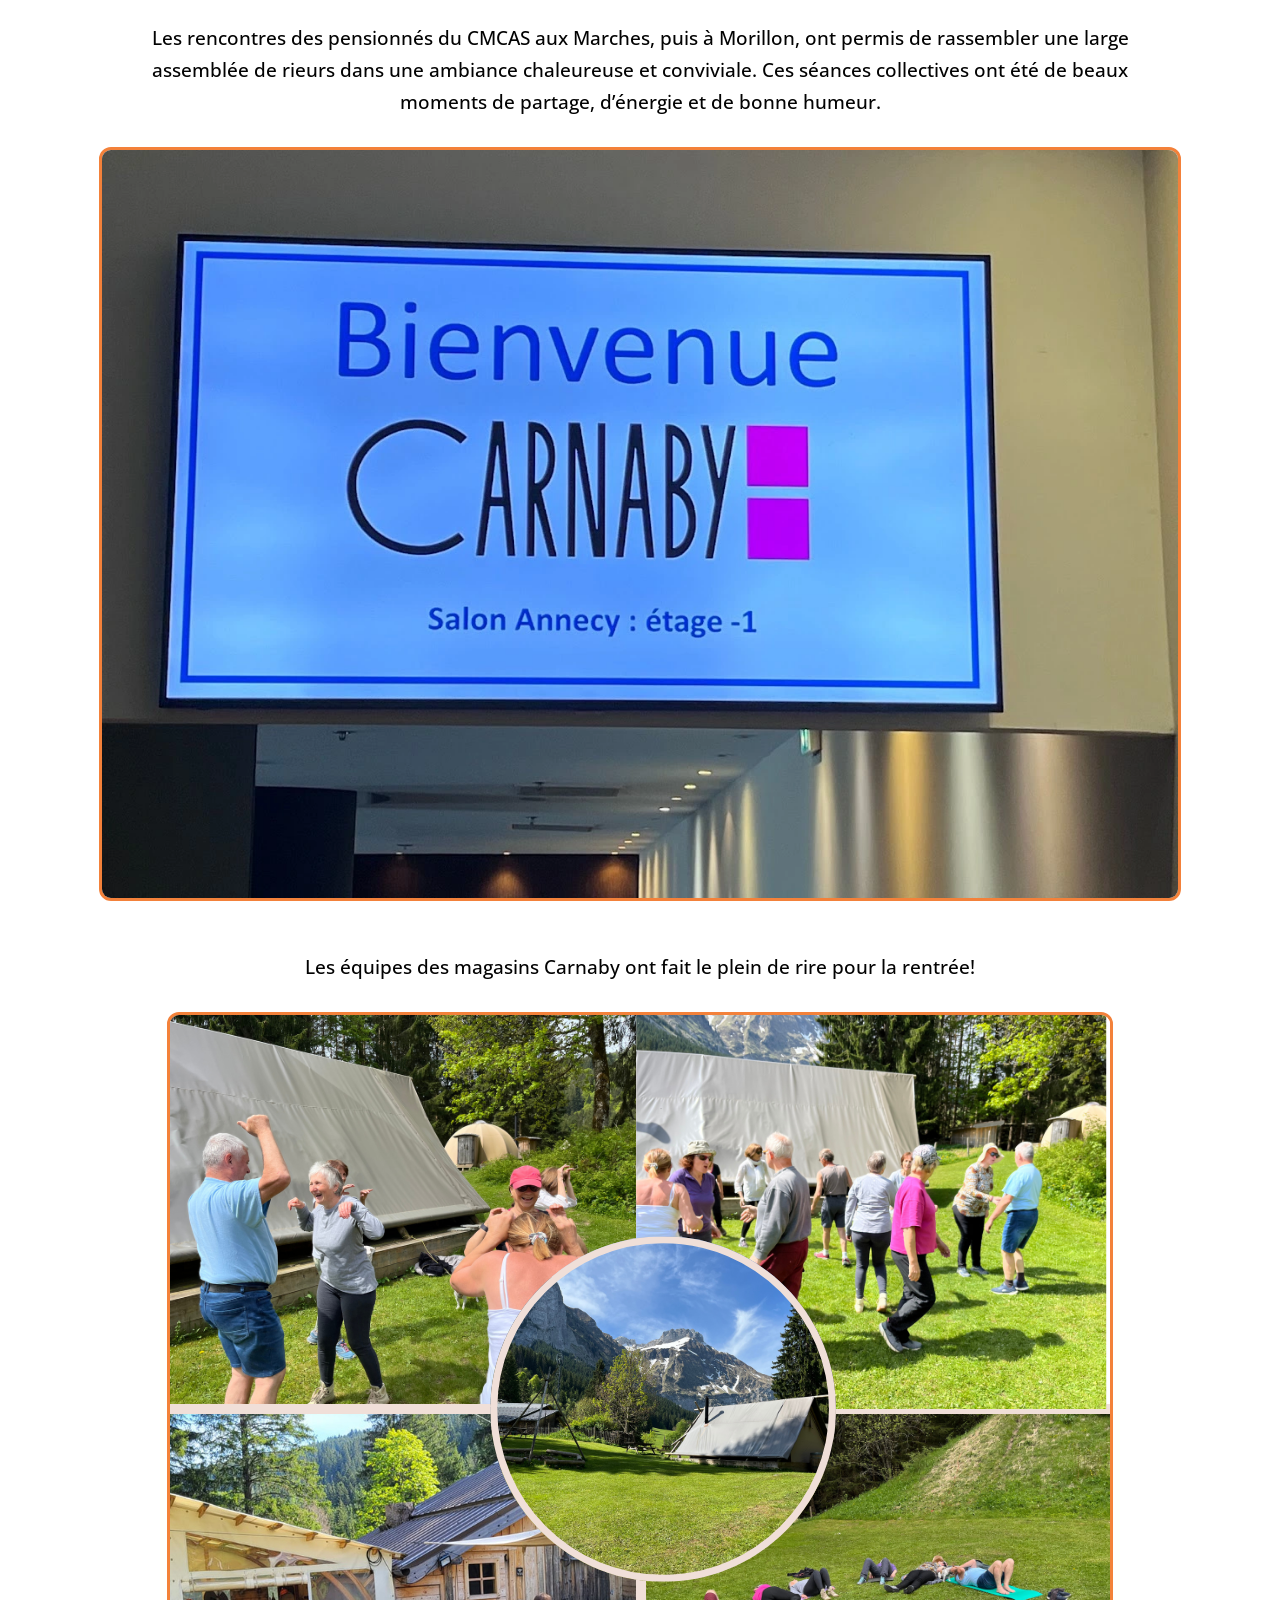
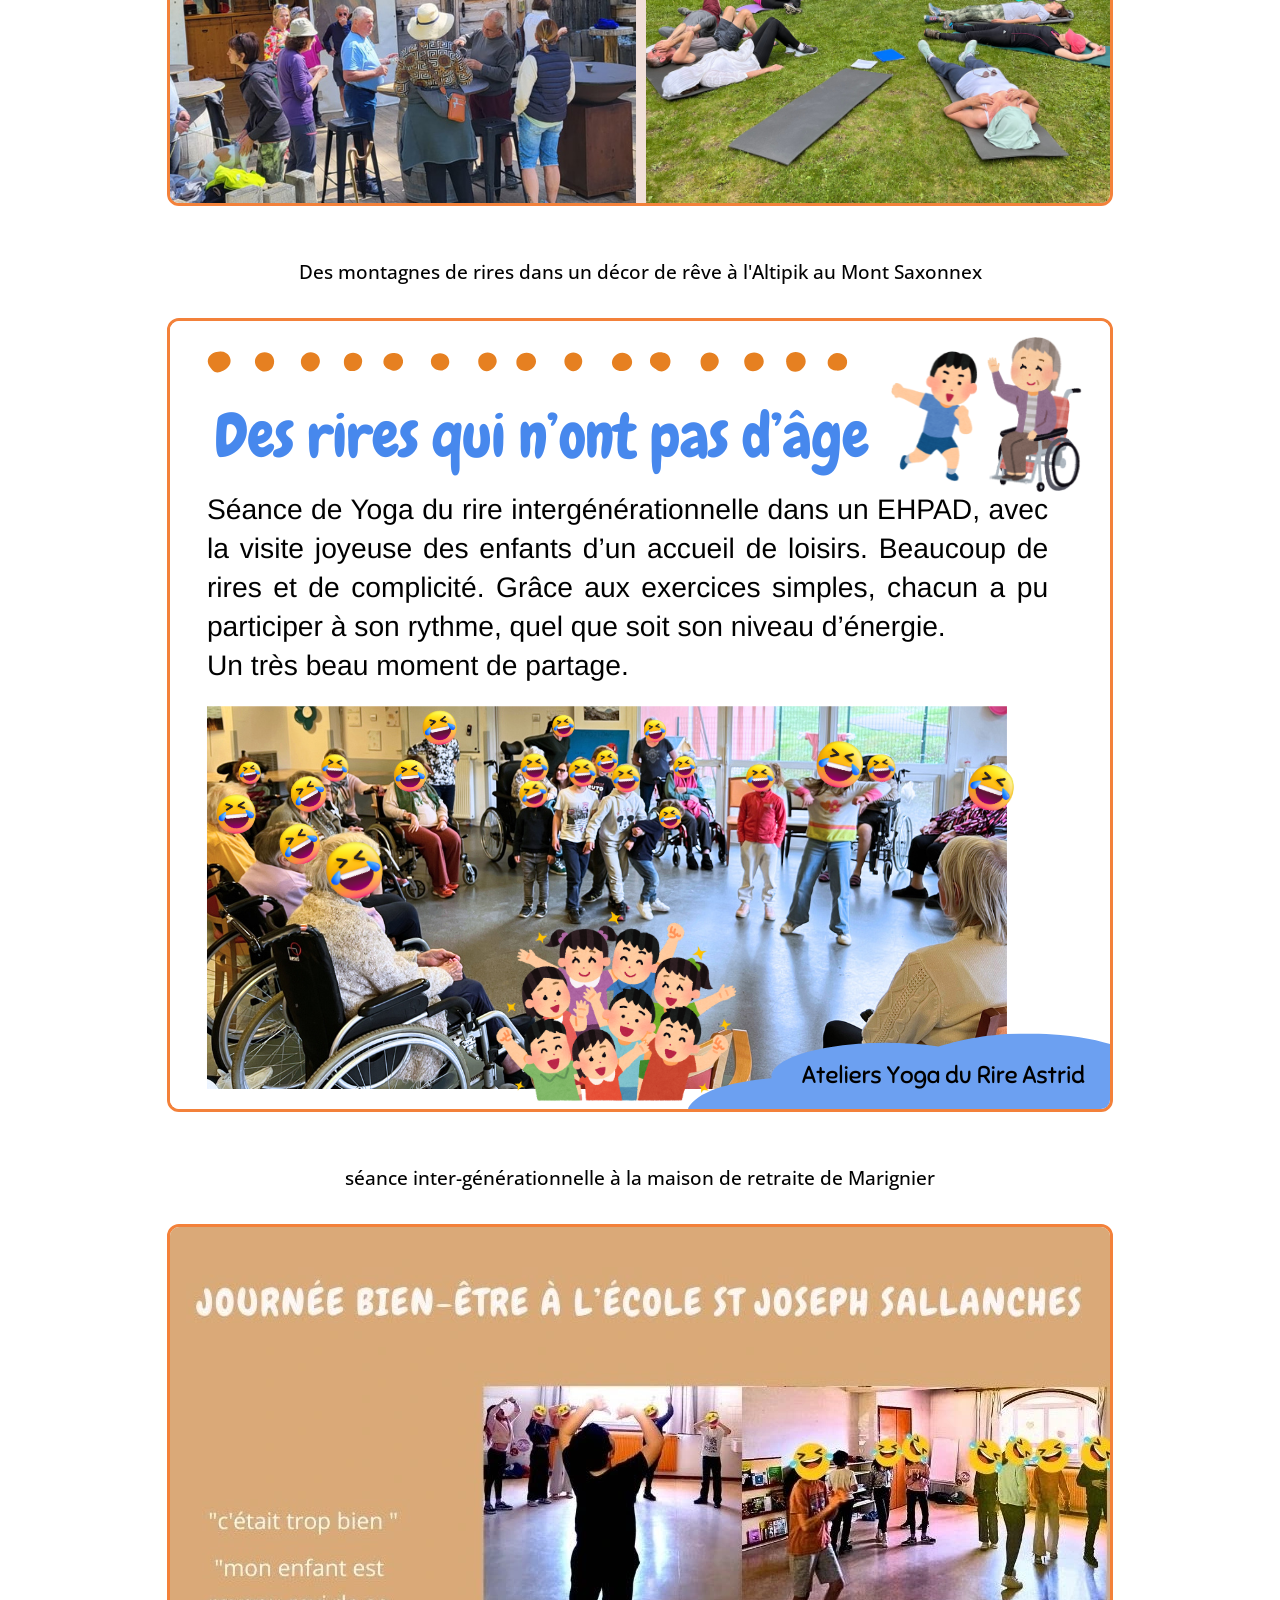
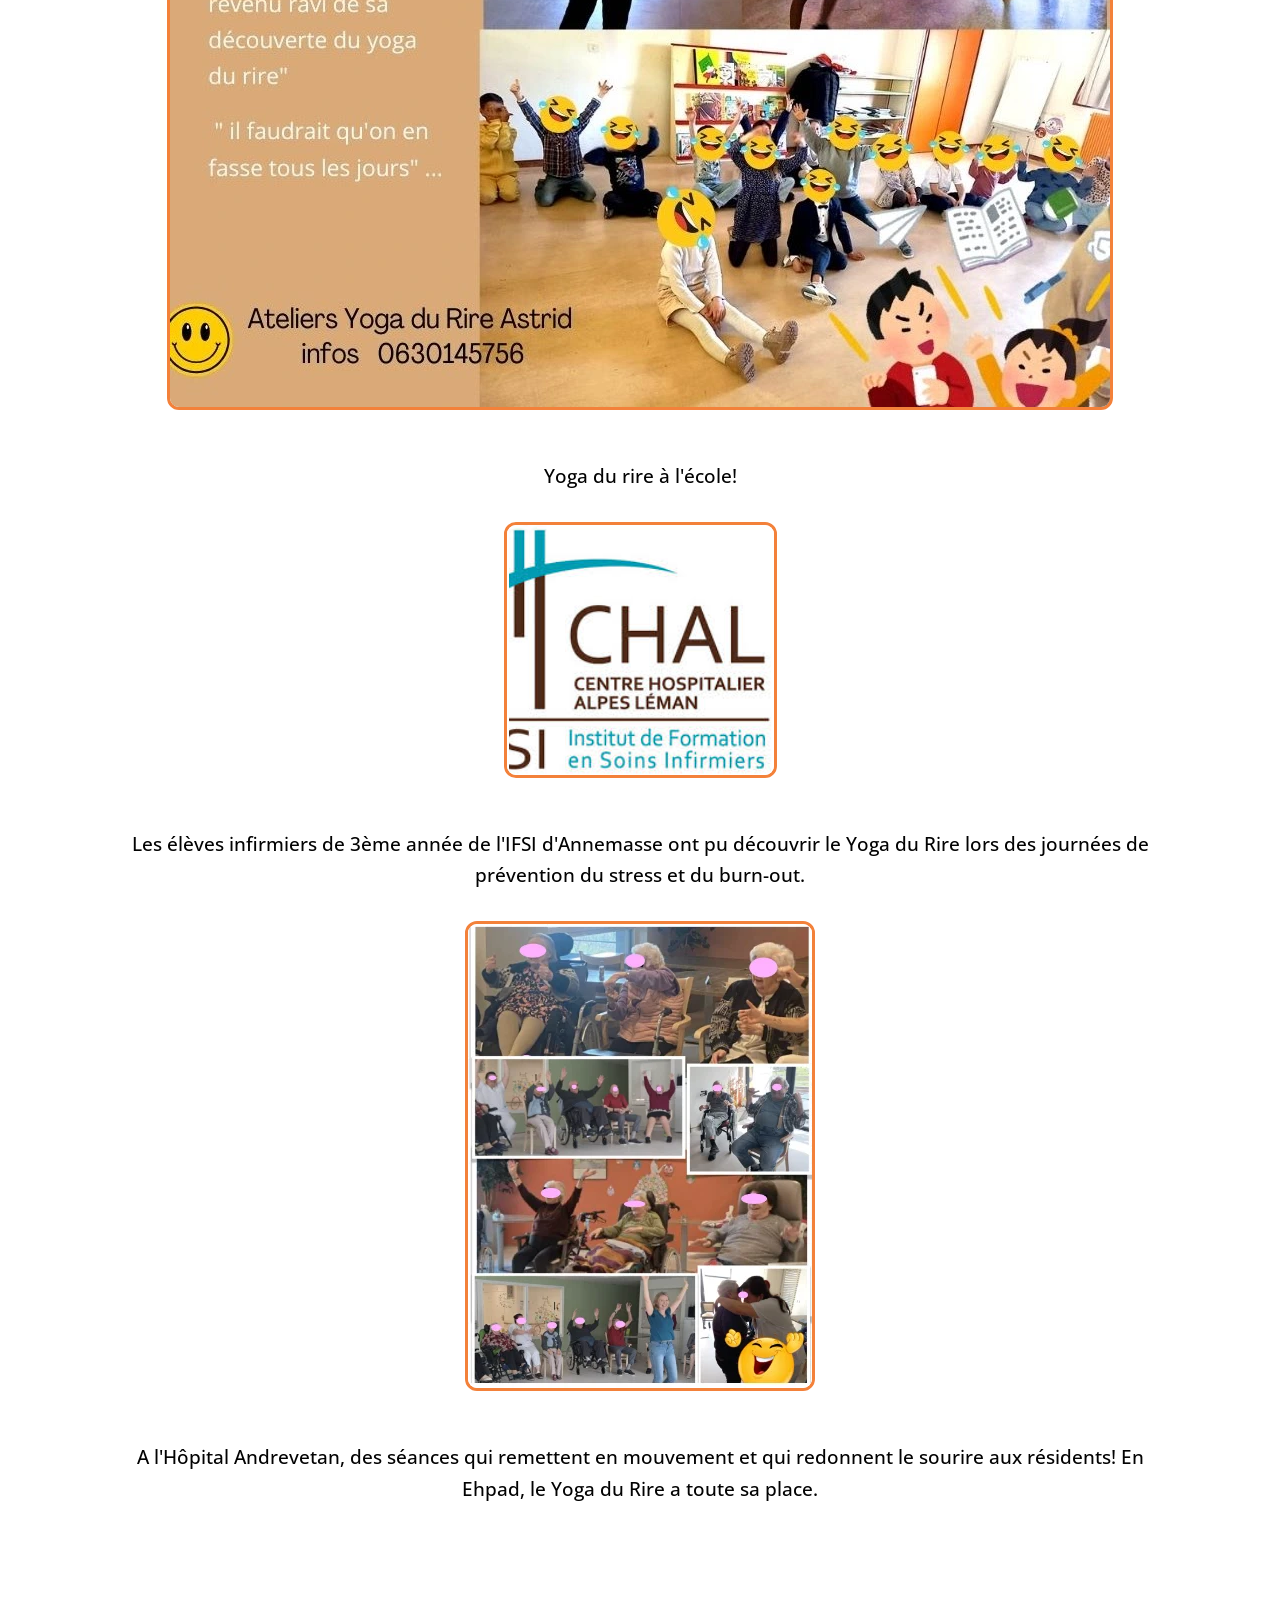
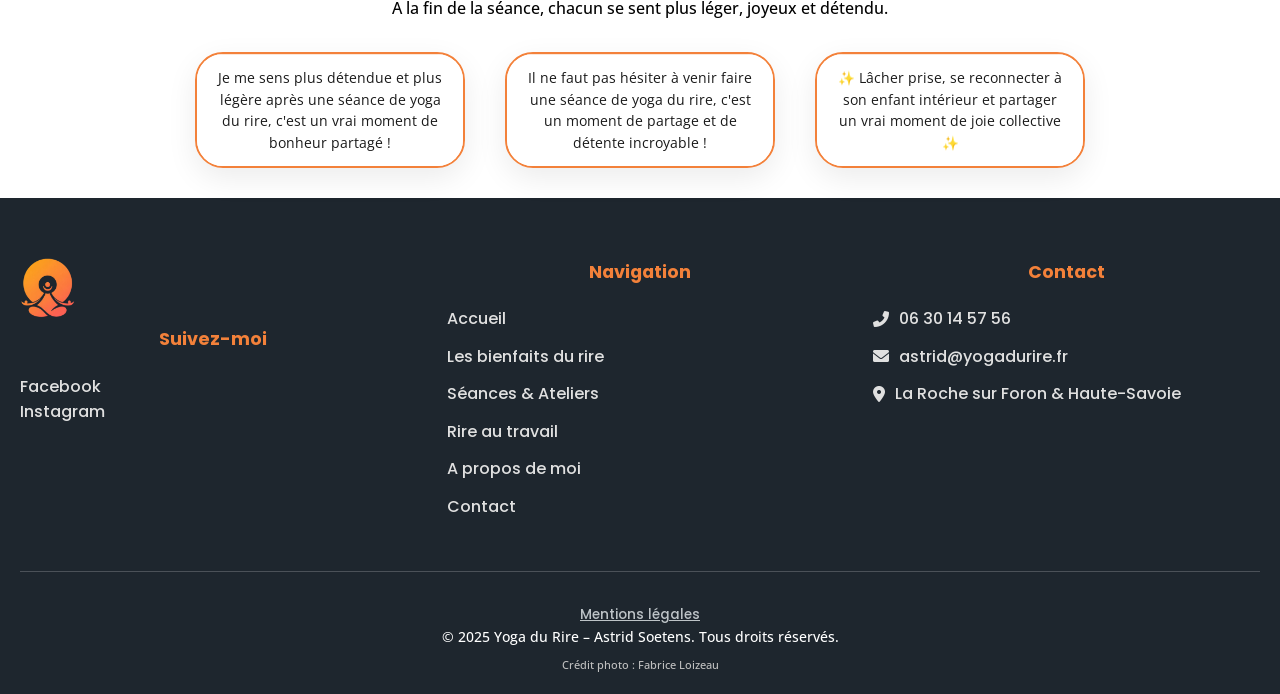
<file: seances.html>
<!DOCTYPE html>
<html lang="fr">

<head>
    <meta charset="UTF-8">
    <meta name="viewport" content="width=device-width, initial-scale=1.0, viewport-fit=cover">

    <!-- META DESCRIPTION -->
    <meta name="description"
        content="Yoga du Rire à La Roche sur Foron et Haute-Savoie. Pratique accessible, sans humour, pour la santé, la joie et la confiance en soi. Ateliers avec Astrid Soetens.">
    <meta name="keywords"
        content="yoga du rire, haute-savoie, la roche sur foron, rire thérapie, bien-être, astrid soetens">
    <meta name="author" content="Astrid Soetens - Yoga du Rire">
    <meta name="robots" content="index, follow">
    <meta name="revisit-after" content="7 days">

    <!-- TITLE -->
    <title>Yoga du Rire – Astrid Soetens | Rire pour mieux vivre en Haute-Savoie</title>

    <!-- ==================== OPEN GRAPH / FACEBOOK ==================== -->
    <meta property="og:type" content="website">
    <meta property="og:url" content="https://yogadurire.fr/">
    <meta property="og:title" content="Yoga du Rire – Astrid Soetens | Rire pour mieux vivre en Haute-Savoie">
    <meta property="og:description"
        content="Pratiquez le yoga du rire à La Roche sur Foron et Haute-Savoie. Séances hebdomadaires, ateliers en entreprise et visio. Accessible à tous, sans humour, pour la santé et la joie.">
    <meta property="og:image" content="https://yogadurire.fr/img/og-image.jpg">
    <meta property="og:image:width" content="1200">
    <meta property="og:image:height" content="630">
    <meta property="og:image:alt" content="Astrid Soetens animant une séance de yoga du rire">
    <meta property="og:locale" content="fr_FR">
    <meta property="og:site_name" content="Yoga du Rire - Astrid Soetens">

    <!-- ==================== FAVICONS ==================== -->
    <link rel="icon" type="image/svg+xml" href="img/favicon.svg">
    <link rel="alternate icon" href="img/favicon.ico">
    <link rel="icon" type="image/png" sizes="16x16" href="img/favicon-16x16.png">
    <link rel="icon" type="image/png" sizes="32x32" href="img/favicon-32x32.png">
    <link rel="apple-touch-icon" sizes="180x180" href="img/apple-touch-icon.png">
    <meta name="msapplication-TileColor" content="#f3813a">
    <meta name="theme-color" content="#f3813a">

    <!-- JSON-LD valide -->
    <script type="application/ld+json">
    {
      "@context": "https://schema.org",
      "@type": "EventSeries",
      "name": "Séance de yoga du rire à La Roche sur Foron",
      "description": "Séance hebdomadaire de yoga du rire ouverte à tous. Participation libre, aucun prérequis nécessaire.",
      "startDate": "2025-01-06T10:30:00+01:00",
      "endDate": "2025-12-29T11:30:00+01:00",
      "eventStatus": "https://schema.org/EventScheduled",
      "image": "https://yogadurire.fr/img/og-image.jpg",
      "performer": {
        "@type": "Person",
        "name": "Astrid Soetens"
      },
      "location": {
        "@type": "Place",
        "name": "La Base du Pays Rochois",
        "address": {
          "@type": "PostalAddress",
          "streetAddress": "156 Avenue Charles de Gaulle",
          "addressLocality": "La Roche sur Foron",
          "postalCode": "74800",
          "addressCountry": "FR"
        }
      },
      "offers": {
        "@type": "Offer",
        "url": "https://yogadurire.fr/seances.html",
        "price": "0",
        "priceCurrency": "EUR",
        "availability": "https://schema.org/InStock",
        "validFrom": "2025-01-01"
      },
      "organizer": {
        "@type": "Person",
        "name": "Astrid Soetens",
        "url": "https://yogadurire.fr/a-propos.html"
      },
      "eventSchedule": {
        "@type": "Schedule",
        "repeatCount": "52",
        "repeatFrequency": "P1W",
        "startDate": "2025-01-06T10:30:00+01:00"
      }
    }
    </script>

    <!-- FONTS & CSS -->
    <link rel="preconnect" href="https://fonts.googleapis.com">
    <link rel="preconnect" href="https://fonts.gstatic.com" crossorigin>
    <link href="https://fonts.googleapis.com/css2?family=Lobster+Two:ital,wght@0,400;0,700;1,400;1,700&display=swap"
        rel="stylesheet">
    <link
        href="https://fonts.googleapis.com/css2?family=Poppins:wght@400;500;600;700;800&family=Open+Sans:wght@300;400;500;600;700&display=swap"
        rel="stylesheet">
    <link rel="stylesheet" href="https://cdnjs.cloudflare.com/ajax/libs/font-awesome/6.0.0-beta3/css/all.min.css">
    <link rel="stylesheet" href="css/main.min.css">
    <!-- CANONICAL URL -->
    <link rel="canonical" href="https://yogadurire.fr/seances.html">

    <!-- ALTERNATE LANGUAGES -->
    <link rel="alternate" hreflang="fr" href="https://yogadurire.fr/seances.html">
</head>

<body>

    <a href="#main-content" class="skip-link">Aller au contenu principal</a>

    <header class="header">
        <div class="container">
            <div class="logo"><a href="index.html">
                    <img src="img/logo.png" alt="Logo Yoga du Rire Astrid Soetens" class="logo-yoga">
                </a></div>
            <nav class="navbar">
                <ul class="nav-menu">
                    <li><a href="index.html">Accueil</a></li>
                    <li><a href="Les-bienfaits-du-Rire.html">Les bienfaits du rire</a></li>
                    <li><a href="seances.html" class="active">Séances & Ateliers</a></li>
                    <li><a href="rire-au-travail.html">Rire au travail</a></li>
                    <li><a href="a-propos.html">A propos de moi</a></li>
                    <li><a href="contact.html" class="btn-nav">Contact</a></li>
                </ul>
                <div class="hamburger"><span></span><span></span><span></span></div>
            </nav>
        </div>
    </header>

    <main id="main-content">
        <section class="page-hero">
            <div class="container-accueil">
                <h1>Agenda des séances</h1>
            </div>
            <div class="quote">
                <p>Restez informé des prochaines dates sur les réseaux sociaux</p>


                <div class="social-link"><a href="https://www.facebook.com/YogaRireAstridSoetens">Facebook</a>
                <a href="https://www.instagram.com/astridyogadurire/">Instagram</a></div>
                <p>Vous voulez organiser un évenement,rendez-vous sur la page de <a href="contact.html">Contact</a>.</p>
            </div>
        </section>

        <!-- SECTION DEROULEMENT -->
        <section class="agenda">
            <div class="container">
                <div class="agenda-grid">
                    <div class="agenda-card">
                        <h2>Séances Régulières à La Roche sur Foron</h2>
                        <p>Tous les lundis matin à 10h30 La Base du Pays Rochois, 156 Av. Charles de Gaulle 74800 La
                            Roche sur Foron.</p>
                        <p>et 2 mercredis par mois à 19h, programme :<a href="https://labase-paysrochois.org/agenda/"
                                target="_blank"> https://labase-paysrochois.org/agenda/</a></p>
                        <p> Participation libre, possibilité de venir faire une séance pour essayer à tout moment.</p>
                    </div> <img src="img/online-zoom.webp" alt="Logo Yoga du Rire Astrid Soetens" class="img-card">
                    <p>Deux mardis par mois, j'ai le plaisir d'animer la séance du rire en ligne</p>
                </div>
                <div class="separateur"></div>
                <div class="agenda-card">
                    <h3 class="agenda-card-title">C'était super. On a bien rigolé!</h3>
                    <div class="separateur"></div>
                    <img src="img/cmcas.webp" alt="Logo CMCAS" class="img-card">
                    <p class="agenda-card-text">Les rencontres des pensionnés du CMCAS aux Marches, puis à Morillon, ont
                        permis de rassembler
                        une large assemblée de rieurs dans une ambiance chaleureuse et conviviale. Ces séances
                        collectives ont été de beaux moments de partage, d’énergie et de bonne humeur.</p>
                    <div class="separateur"></div>
                    <img src="img/carnaby.webp" alt="Logo Carnaby" class="img-card">
                    <p class="agenda-card-text">Les équipes des magasins Carnaby ont fait le plein de rire pour la
                        rentrée!</p>
                    <div class="separateur"></div>
                    <img src="img/Altipik.webp" alt="Logo Altipik" class="img-card">
                    <p class="agenda-card-text">Des montagnes de rires dans un décor de rêve à l'Altipik au Mont
                        Saxonnex</p>
                    <div class="separateur"></div>
                    <img src="img/Marignier.webp" alt="Logo Marignier" class="img-card">
                    <p class="agenda-card-text">séance inter-générationnelle à la maison de retraite de Marignier</p>
                    <div class="separateur"></div>
                    <img src="img/ecole.webp" alt="Logo École" class="img-card">
                    <p class="agenda-card-text">Yoga du rire à l'école!</p>
                    <div class="separateur"></div>
                    <img src="img/hopital.webp" alt="Logo Hôpital" class="img-card">
                    <p class="agenda-card-text">Les élèves infirmiers de 3ème année de l'IFSI d'Annemasse ont pu
                        découvrir le Yoga du Rire lors des journées de prévention du stress et du burn-out.</p>
                    <div class="separateur"></div>
                    <img src="img/Andrevetan.webp" alt="Logo Andrevetan" class="img-card">
                    <p class="agenda-card-text">A l'Hôpital Andrevetan, des séances qui remettent en mouvement et qui
                        redonnent le sourire aux résidents! En Ehpad, le Yoga du Rire a toute sa place.</p>
                    <div class="separateur"></div>
                </div>

            </div>



        </section>

        <div class="sidebar-card">


            <p class="note">A la fin de la séance, chacun se sent plus léger, joyeux et détendu.</p>
        </div>

        <section class="instagram-showcase">
            <h2 class="visually-hidden">Témoignages vidéo sur Instagram</h2>
            <div class="container">
                <div class="videos-grid">
                    <!-- Vidéo 1 (existante) -->
                    <div class="video-container">
                        <div class="video-crop-wrapper">
                            <div class="instagram-cropped">
                                <iframe class="instagram-media instagram-media-rendered"
                                    title="Vidéo Instagram - Témoignage"
                                    src="https://www.instagram.com/reel/DQj800KjGYa/embed/captioned/?cr=1&amp;v=14&amp;wp=600"
                                    allowfullscreen=""
                                    style="background: white; max-width: 540px; width: 300px !important; border: 1px solid rgb(219, 219, 219); box-shadow: none; display: block; margin: 0px 0px 12px; min-width: 326px; padding: 0px; border: none; overflow: hidden;"
                                    height="752"></iframe>

                            </div>
                        </div>
                        <div class="video-credit-link">
                            <a href="https://www.instagram.com/reel/DQj800KjGYa/" target="_blank">
                                <p>Je me sens plus détendue et plus légère après une séance de yoga du rire, c'est un
                                    vrai moment de bonheur partagé !</p>
                            </a>
                        </div>
                    </div>

                    <!-- Vidéo 2 (existante) -->
                    <div class="video-container">
                        <div class="video-crop-wrapper">
                            <div class="instagram-cropped">
                                <iframe class="instagram-media instagram-media-rendered"
                                    title="Vidéo Instagram - Témoignage"
                                    src="https://www.instagram.com/reel/DNtA0gG2EDp/embed/captioned/?cr=1&amp;v=14&amp;wp=600"
                                    allowfullscreen=""
                                    style="background: white; max-width: 40px; width: 300px !important; border: 1px solid rgb(219, 219, 219); box-shadow: none; display: block; margin: 0px 0px 12px; min-width: 326px; padding: 0px; border: none; overflow: hidden;"
                                    height="788"></iframe>
                            </div>
                        </div>
                        <div class="video-credit-link">
                            <a href="https://www.instagram.com/reel/DNtA0gG2EDp/" target="_blank">
                                <p>Il ne faut pas hésiter à venir faire une séance de yoga du rire, c'est un moment de
                                    partage et de détente incroyable !</p>
                            </a>
                        </div>
                    </div>
                    <!-- Vidéo 3 : NOUVELLE INTEGRATION AVEC BLOCKQUOTE OFFICIEL (remplace l'ancienne malformée) -->
                    <div class="video-container">
                        <div class="video-crop-wrapper">
                            <div class="instagram-cropped">
                                <!-- BLOCKQUOTE INSTAGRAM FOURNI PAR L'UTILISATEUR -->
                                <iframe class="instagram-media instagram-media-rendered" id="instagram-embed-0"
                                    src="https://www.instagram.com/reel/DP_7dDYDPNC/embed/captioned/?cr=1&amp;v=14&amp;wp=350&amp;rd=http%3A%2F%2F127.0.0.1%3A5500&amp;rp=%2Fseances.html#%7B%22ci%22%3A0%2C%22os%22%3A572.8999998569489%2C%22ls%22%3A223.69999980926514%2C%22le%22%3A342.69999980926514%7D"
                                    allowtransparency="true" allowfullscreen="" frameborder="0" height="733"
                                    data-instgrm-payload-id="instagram-media-payload-0" scrolling="no"
                                    style="background: white; max-width: 540px; width: calc(100% - 2px); border-radius: 3px; border: 1px solid rgb(219, 219, 219); box-shadow: none; display: block; margin: 0px 0px 12px; min-width: 326px; padding: 0px;"></iframe>
                            </div>
                        </div>
                        <div class="video-credit-link">
                            <a href="https://www.instagram.com/reel/DP_7dDYDPNC/" target="_blank">
                                <p>✨ Lâcher prise, se reconnecter à son enfant intérieur et partager un vrai moment de
                                    joie collective ✨</p>
                            </a>
                        </div>
                    </div>
                </div>
                <!-- Script Instagram embed (un seul suffit) -->
                <script async="" src="//www.instagram.com/embed.js"></script>
            </div>
        </section>
    </main>

    <footer class="footer">
        <div class="container">
            <div class="footer-grid">
                <div class="footer-col">
                    <div class="footer-logo"> <img src="img/logo.png" alt="Logo Yoga du Rire Astrid Soetens"
                            class="logo-yoga" style="width: 55px;"></div>
                    <h4>Suivez-moi</h4>
                    <div class="social-link"><a href="https://www.facebook.com/YogaRireAstridSoetens">Facebook</a></div>
                    <div class="social-link"><a href="https://www.instagram.com/astridyogadurire/">Instagram</a></div>
                </div>
                <div class="footer-col">
                    <h4>Navigation</h4>
                    <ul>
                        <li><a href="index.html">Accueil</a></li>
                        <li><a href="Les-bienfaits-du-Rire.html">Les bienfaits du rire</a></li>
                        <li><a href="seances.html">Séances & Ateliers</a></li>
                        <li><a href="rire-au-travail.html">Rire au travail</a></li>
                        <li><a href="a-propos.html">A propos de moi</a></li>
                        <li><a href="contact.html">Contact</a></li>
                    </ul>
                </div>
                <div class="footer-col">
                    <h4>Contact</h4>
                    <ul class="contact-info">
                        <li><i class="fas fa-phone-alt"></i> <a href="tel:+33630145756">06 30 14 57 56</a></li>
                        <li><i class="fas fa-envelope"></i> <a
                                href="mailto:astrid@yogadurire.fr">astrid@yogadurire.fr</a></li>
                        <li><i class="fas fa-map-marker-alt"></i> La Roche sur Foron & Haute-Savoie</li>
                    </ul>
                </div>

            </div>
            <div class="footer-bottom">
                <a href="mentions-legales.html" style="color:#BDC3C7;">Mentions légales</a>
                <p class="mention">&copy; 2025 Yoga du Rire – Astrid Soetens. Tous droits réservés.</p>
                <p class="credit-photo">Crédit photo : Fabrice Loizeau</p>
            </div>
        </div>
    </footer>

    <script type="module" src="js/main.js"></script>
</body>

</html>
</file>
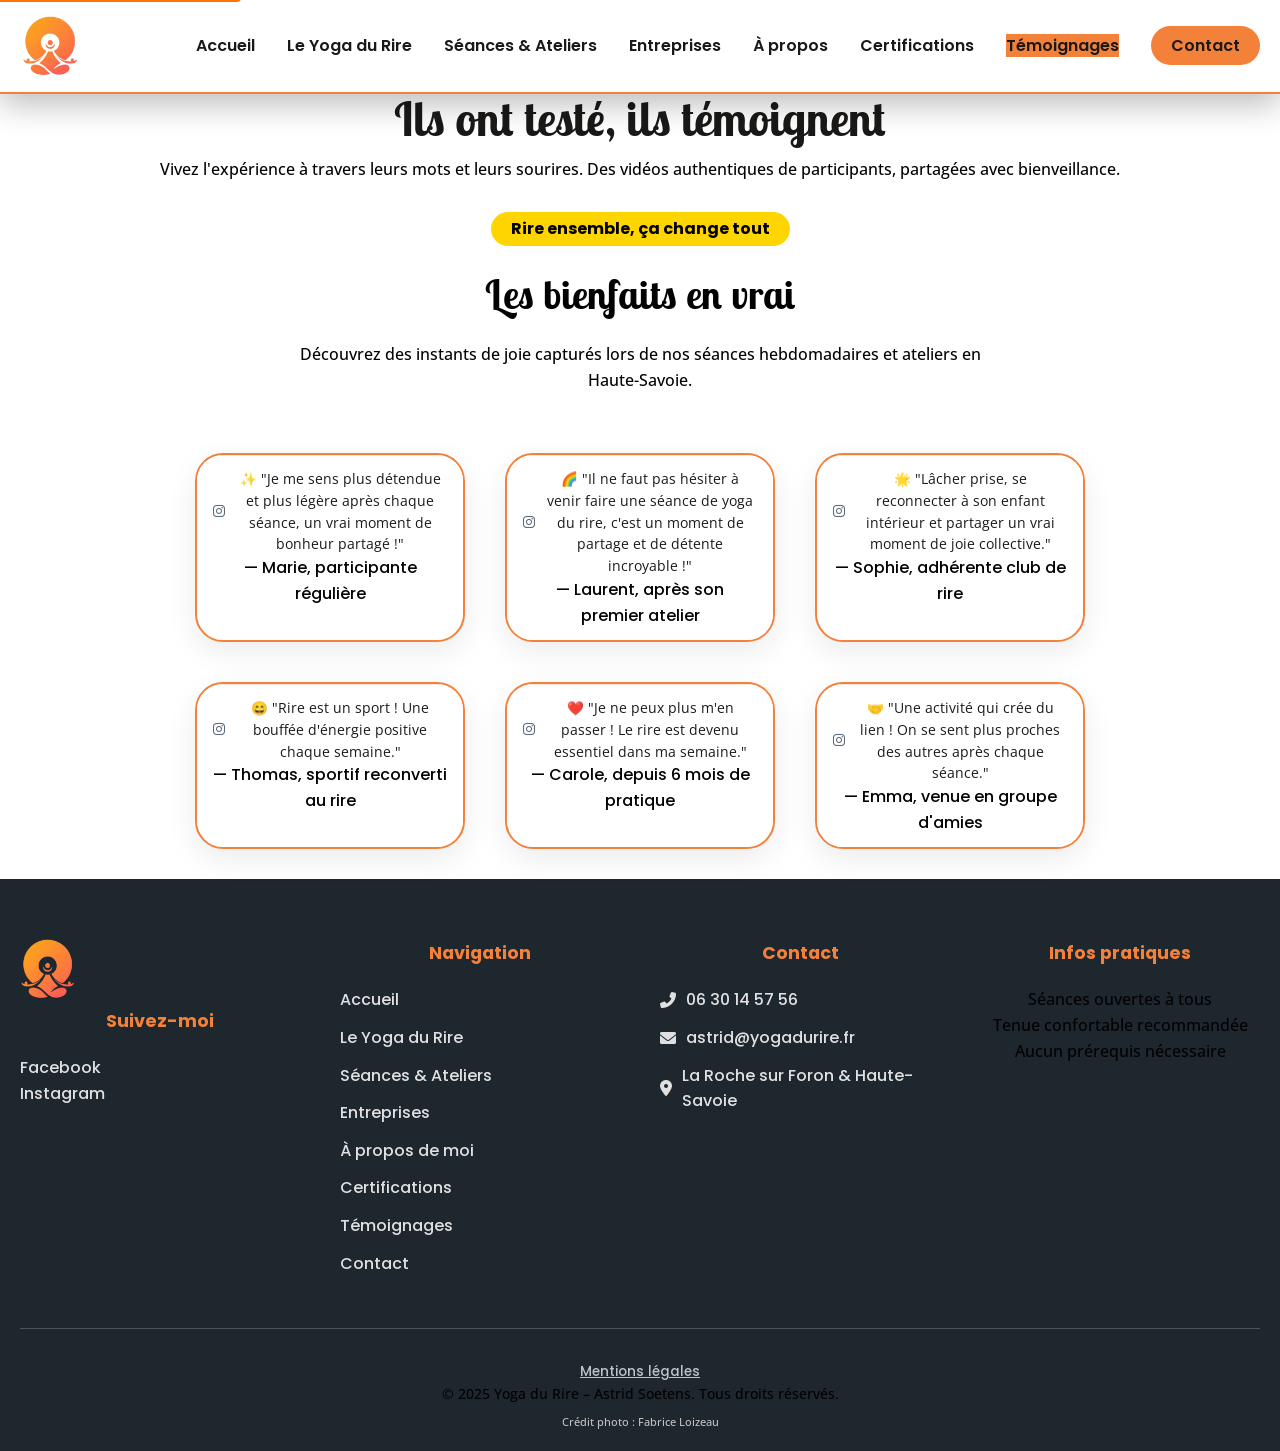
<file: temoignage.html>
<!DOCTYPE html>
<html lang="fr">
<head>
    <meta charset="UTF-8">
    <meta name="viewport" content="width=device-width, initial-scale=1.0, viewport-fit=cover">
    <title>Témoignages - Yoga du Rire avec Astrid Soetens</title>
    <meta name="description" content="Découvrez les témoignages vidéo de participants aux séances de yoga du rire en Haute-Savoie. Rire, bien-être et joie partagée à La Roche sur Foron.">
    <meta name="robots" content="index, follow">
    
     <!-- FONTS & CSS -->
    <link rel="preconnect" href="https://fonts.googleapis.com">
    <link rel="preconnect" href="https://fonts.gstatic.com" crossorigin>
    <link href="https://fonts.googleapis.com/css2?family=Lobster+Two:ital,wght@0,400;0,700;1,400;1,700&display=swap"
        rel="stylesheet">
    <link
        href="https://fonts.googleapis.com/css2?family=Poppins:wght@400;500;600;700;800&family=Open+Sans:wght@300;400;500;600;700&display=swap"
        rel="stylesheet">
    <link rel="stylesheet" href="https://cdnjs.cloudflare.com/ajax/libs/font-awesome/6.0.0-beta3/css/all.min.css">
    <link rel="stylesheet" href="css/main.min.css">

    <!-- FAVICON -->
    <link rel="icon" type="image/png" href="img/favicon.png">
    <link rel="apple-touch-icon" href="img/apple-touch-icon.png">

    <!-- CANONICAL URL -->
    <link rel="canonical" href="https://yogadurire.fr/">

    <!-- ALTERNATE LANGUAGES -->
    <link rel="alternate" hreflang="fr" href="https://yogadurire.fr/">
    <!-- ==================== WHATSAPP / LINKEDIN ==================== -->
    <meta property="og:image:alt" content="Yoga du Rire avec Astrid Soetens - Le rire pour mieux vivre">

  

  
</head>
<body>

<a href="#main-content" class="skip-link">Aller au contenu principal</a>

<header class="header">
    <div class="container">
        <div class="logo">
            <a href="index.html">
                <img src="img/logo.png" alt="Logo Yoga du Rire Astrid Soetens" class="logo-yoga">
            </a>
        </div>
        <nav class="navbar">
            <ul class="nav-menu">
                <li><a href="index.html">Accueil</a></li>
                <li><a href="yoga-du-rire.html">Le Yoga du Rire</a></li>
                <li><a href="seances.html">Séances & Ateliers</a></li>
                <li><a href="entreprises.html">Entreprises</a></li>
                <li><a href="a-propos.html">À propos</a></li>
                <li><a href="diplomes.html">Certifications</a></li>
                <li><a href="temoignages.html" class="active">Témoignages</a></li>
                <li><a href="contact.html" class="btn-nav">Contact</a></li>
            </ul>
            <div class="hamburger">
                <span></span><span></span><span></span>
            </div>
        </nav>
    </div>
</header>

<main id="main-content">
    <section class="page-hero">
        <div class="container">
            <h1>Ils ont testé, ils témoignent</h1>
            <p>Vivez l'expérience à travers leurs mots et leurs sourires. Des vidéos authentiques de participants, partagées avec bienveillance.</p>
        </div>
    </section>

    <section class="testimonials-section">
        <div class="container">
            <div class="section-header">
                <span class="section-tag">Rire ensemble, ça change tout</span>
                <h2>Les bienfaits en vrai</h2>
                <p>Découvrez des instants de joie capturés lors de nos séances hebdomadaires et ateliers en Haute-Savoie.</p>
            </div>

            <!-- GRILLE VIDÉOS INSTAGRAM (extraites des pages existantes) -->
            <div class="videos-grid">
                <!-- Vidéo 1 : "Je me sens plus détendue, plus légère" (issue de seances.html) -->
                <div class="video-container">
                    <div class="video-crop-wrapper">
                        <div class="instagram-cropped">
                            <iframe class="instagram-media instagram-media-rendered" 
                                    title="Témoignage relaxation et légèreté"
                                    src="https://www.instagram.com/reel/DQj800KjGYa/embed/captioned/?cr=1&amp;v=14&amp;wp=600"
                                    allowfullscreen></iframe>
                        </div>
                    </div>
                    <div class="video-credit-link">
                        <a href="https://www.instagram.com/reel/DQj800KjGYa/" target="_blank">
                            <i class="fab fa-instagram"></i>
                            <p>✨ "Je me sens plus détendue et plus légère après chaque séance, un vrai moment de bonheur partagé !"</p>
                        </a>
                        <div class="testimonial-author">— Marie, participante régulière</div>
                    </div>
                </div>

                <!-- Vidéo 2 : "Ne pas hésiter à venir, c'est incroyable" (issue de seances.html) -->
                <div class="video-container">
                    <div class="video-crop-wrapper">
                        <div class="instagram-cropped">
                            <iframe class="instagram-media instagram-media-rendered" 
                                    title="Témoignage partage et détente"
                                    src="https://www.instagram.com/reel/DNtA0gG2EDp/embed/captioned/?cr=1&amp;v=14&amp;wp=600"
                                    allowfullscreen></iframe>
                        </div>
                    </div>
                    <div class="video-credit-link">
                        <a href="https://www.instagram.com/reel/DNtA0gG2EDp/" target="_blank">
                            <i class="fab fa-instagram"></i>
                            <p>🌈 "Il ne faut pas hésiter à venir faire une séance de yoga du rire, c'est un moment de partage et de détente incroyable !"</p>
                        </a>
                        <div class="testimonial-author">— Laurent, après son premier atelier</div>
                    </div>
                </div>

                <!-- Vidéo 3 : "Lâcher prise, se reconnecter à son enfant intérieur" (issue de seances.html) -->
                <div class="video-container">
                    <div class="video-crop-wrapper">
                        <div class="instagram-cropped">
                            <iframe class="instagram-media instagram-media-rendered" 
                                    title="Lâcher prise et joie collective"
                                    src="https://www.instagram.com/reel/DP_7dDYDPNC/embed/captioned/?cr=1&amp;v=14&amp;wp=600"
                                    allowfullscreen></iframe>
                        </div>
                    </div>
                    <div class="video-credit-link">
                        <a href="https://www.instagram.com/reel/DP_7dDYDPNC/" target="_blank">
                            <i class="fab fa-instagram"></i>
                            <p>🌟 "Lâcher prise, se reconnecter à son enfant intérieur et partager un vrai moment de joie collective."</p>
                        </a>
                        <div class="testimonial-author">— Sophie, adhérente club de rire</div>
                    </div>
                </div>

                <!-- Vidéo 4 : "Rire est un sport !" (issue de yoga-du-rire.html) -->
                <div class="video-container">
                    <div class="video-crop-wrapper">
                        <div class="instagram-cropped">
                            <iframe class="instagram-media instagram-media-rendered" 
                                    title="Yoga du rire, un sport pour le moral"
                                    src="https://www.instagram.com/reel/DPZVXDADMRT/embed/captioned/?cr=1&amp;v=14&amp;wp=600"
                                    allowfullscreen></iframe>
                        </div>
                    </div>
                    <div class="video-credit-link">
                        <a href="https://www.instagram.com/reel/DPZVXDADMRT/" target="_blank">
                            <i class="fab fa-instagram"></i>
                            <p>😄 "Rire est un sport ! Une bouffée d'énergie positive chaque semaine."</p>
                        </a>
                        <div class="testimonial-author">— Thomas, sportif reconverti au rire</div>
                    </div>
                </div>

                <!-- Vidéo 5 : "Je ne peux plus m'en passer !" (issue de yoga-du-rire.html -> DO3bmv5jLnI) -->
                <div class="video-container">
                    <div class="video-crop-wrapper">
                        <div class="instagram-cropped">
                            <iframe class="instagram-media instagram-media-rendered" 
                                    title="Dépendance positive au rire"
                                    src="https://www.instagram.com/reel/DO3bmv5jLnI/embed/captioned/?cr=1&amp;v=14&amp;wp=600"
                                    allowfullscreen></iframe>
                        </div>
                    </div>
                    <div class="video-credit-link">
                        <a href="https://www.instagram.com/reel/DO3bmv5jLnI/" target="_blank">
                            <i class="fab fa-instagram"></i>
                            <p>❤️ "Je ne peux plus m'en passer ! Le rire est devenu essentiel dans ma semaine."</p>
                        </a>
                        <div class="testimonial-author">— Carole, depuis 6 mois de pratique</div>
                    </div>
                </div>

                <!-- Vidéo 6 : "Une activité qui crée du lien !" (issue de index.html) -->
                <div class="video-container">
                    <div class="video-crop-wrapper">
                        <div class="instagram-cropped">
                            <iframe class="instagram-media instagram-media-rendered" 
                                    title="Créer du lien grâce au rire"
                                    src="https://www.instagram.com/reel/DOQ8oOCDPMs/embed/captioned/?cr=1&amp;v=14&amp;wp=600"
                                    allowfullscreen></iframe>
                        </div>
                    </div>
                    <div class="video-credit-link">
                        <a href="https://www.instagram.com/reel/DOQ8oOCDPMs/" target="_blank">
                            <i class="fab fa-instagram"></i>
                            <p>🤝 "Une activité qui crée du lien ! On se sent plus proches des autres après chaque séance."</p>
                        </a>
                        <div class="testimonial-author">— Emma, venue en groupe d'amies</div>
                    </div>
                </div>
            </div>

          
    </section>
</main>

<footer class="footer">
    <div class="container">
        <div class="footer-grid">
            <div class="footer-col">
                <div class="footer-logo">
                    <img src="img/logo.png" alt="Logo Yoga du Rire Astrid Soetens" class="logo-yoga" style="width:55px;">
                </div>
                <h4>Suivez-moi</h4>
                <div class="social-link"><a href="https://www.facebook.com/YogaRireAstridSoetens">Facebook</a></div>
                <div class="social-link"><a href="https://www.instagram.com/astridyogadurire/">Instagram</a></div>
            </div>
            <div class="footer-col">
                <h4>Navigation</h4>
                <ul>
                    <li><a href="index.html">Accueil</a></li>
                    <li><a href="yoga-du-rire.html">Le Yoga du Rire</a></li>
                    <li><a href="seances.html">Séances & Ateliers</a></li>
                    <li><a href="entreprises.html">Entreprises</a></li>
                    <li><a href="a-propos.html">À propos de moi</a></li>
                    <li><a href="diplomes.html">Certifications</a></li>
                    <li><a href="temoignages.html">Témoignages</a></li>
                    <li><a href="contact.html">Contact</a></li>
                </ul>
            </div>
            <div class="footer-col">
                <h4>Contact</h4>
                <ul class="contact-info">
                    <li><i class="fas fa-phone-alt"></i> <a href="tel:+33630145756">06 30 14 57 56</a></li>
                    <li><i class="fas fa-envelope"></i> <a href="mailto:astrid@yogadurire.fr">astrid@yogadurire.fr</a></li>
                    <li><i class="fas fa-map-marker-alt"></i> La Roche sur Foron & Haute-Savoie</li>
                </ul>
            </div>
            <div class="footer-col">
                <h4>Infos pratiques</h4>
                <p>Séances ouvertes à tous<br>Tenue confortable recommandée<br>Aucun prérequis nécessaire</p>
            </div>
        </div>
        <div class="footer-bottom">
            <a href="mentions-legales.html" style="color:#BDC3C7;">Mentions légales</a>
            <p>&copy; 2025 Yoga du Rire – Astrid Soetens. Tous droits réservés.</p>
            <p class="credit-photo">Crédit photo : Fabrice Loizeau</p>
        </div>
    </div>
</footer>

<!-- Script d'embed Instagram (chargement unique) -->
<script async src="//www.instagram.com/embed.js"></script>
<script>
    // Menu hamburger
    const hamburger = document.querySelector('.hamburger');
    const navMenu = document.querySelector('.nav-menu');
    if (hamburger && navMenu) {
        hamburger.addEventListener('click', () => {
            hamburger.classList.toggle('active');
            navMenu.classList.toggle('active');
        });
        document.querySelectorAll('.nav-menu a').forEach(link => {
            link.addEventListener('click', () => {
                hamburger.classList.remove('active');
                navMenu.classList.remove('active');
            });
        });
    }
</script>
</body>
</html>
</file>
<file: css/main.min.css>
*{margin:0;padding:0;box-sizing:border-box}body{font-family:"Poppins",sans-serif;color:#1a1a1a;background-color:#fff;line-height:1.6;overflow-x:hidden}.container{max-width:1280px;margin:0 auto;padding:0 20px}.quote{text-align:center;padding:20px;font-size:1rem;color:#1a1918;background-color:rgba(243,129,58,.5764705882);border-left:4px solid #f3813a}body{font-family:"Poppins",sans-serif;color:#020202;line-height:1.6;overflow-x:hidden}h1,h2,h3,h4{font-family:"Lobster Two",sans-serif;font-size:3rem;text-align:center;color:#1a1918}.section-header{text-align:center;max-width:700px;margin:0 auto 60px}.section-tag{display:inline-block;background:#ffd500;color:#1a1a1a;padding:4px 16px;border-radius:50px;font-size:.8rem;font-weight:700;margin-bottom:16px}.section-header h2{font-family:"Lobster Two",sans-serif;font-size:2.5rem;margin-bottom:16px;color:#1a1918}.section-header p{color:#020202}.mention{color:#fff}a:focus-visible,button:focus-visible,input:focus-visible,select:focus-visible,textarea:focus-visible{outline:3px solid #ff7300;outline-offset:2px;border-radius:4px}.skip-link{position:absolute;top:-40px;left:0;background:#ff7300;color:#fff;padding:8px 16px;text-decoration:none;z-index:9999;font-weight:600}.skip-link:focus{top:0}@media(prefers-reduced-motion: reduce){*,*::before,*::after{animation-duration:.01ms !important;animation-iteration-count:1 !important;transition-duration:.01ms !important;scroll-behavior:auto !important}}body{font-weight:500}@media(prefers-contrast: more){body{font-weight:500}}.btn{display:inline-flex;align-items:center;gap:10px;padding:12px 28px;border-radius:50px;text-decoration:none;font-weight:700;transition:all .3s ease;border:none;cursor:pointer;font-size:1rem}.btn-primary{background:#f3813a;color:#1a1a1a}.btn-primary:hover{background:#ff7300;color:#fff;transform:translateY(-3px);box-shadow:0 20px 40px rgba(0,0,0,.473)}.btn-secondary{background:rgba(0,0,0,0);color:#1a1a1a;border:2px solid #1a1a1a}.btn-secondary:hover{background:#f3813a;color:#1a1a1a;transform:translateY(-3px);box-shadow:0 20px 40px rgba(0,0,0,.473)}.btn-large{padding:16px 36px;font-size:1.1rem}.benefits-grid{display:grid;grid-template-columns:repeat(4, 1fr);gap:32px}@media(max-width: 992px){.benefits-grid{grid-template-columns:repeat(2, 1fr)}}@media(max-width: 768px){.benefits-grid{grid-template-columns:1fr}}.separateur{background-color:#000;opacity:0}.benefit-card{background:#fff;padding:30px 20px;border-radius:16px;text-align:center;box-shadow:0 10px 30px rgba(0,0,0,.267);transition:all .3s ease;display:flex;flex-direction:column;height:100%}.benefit-card:hover{transform:translateY(-8px);box-shadow:0 20px 40px rgba(0,0,0,.473)}.benefit-card-mask{background:#fff;padding:40px 28px;border:3px solid #f3813a;border-radius:16px;text-align:center;box-shadow:0 10px 30px rgba(0,0,0,.267)}.benefit-card-image{padding:40px 28px;display:flex;justify-content:center;align-items:center;margin:0 auto 20px;max-width:100%;border-radius:16px;text-align:center}.img-card{border:3px solid #f3813a;display:flex;justify-content:center;align-items:center;margin:0 auto 20px;max-width:100%;height:auto;border-radius:12px}.img-card-mask{display:block;max-width:100%;height:100%;margin:-20px auto 0;border-radius:12px}.benefit-icon{width:80px;height:80px;background:linear-gradient;border-radius:50%;display:flex;align-items:center;justify-content:center;margin:0 auto 24px}.benefit-icon i{font-size:2.5rem;color:#ff7300}h3{font-size:1.5rem;text-align:center;margin-bottom:16px;font-family:"Poppins",sans-serif;font-style:normal;color:#ff7300}p{color:#020202;font-family:"Open Sans",sans-serif;font-style:bold;text-align:center}.agenda-card-text{margin:30px}.agenda-card{border-radius:24px;padding:2rem 1.8rem;position:relative;overflow:hidden;height:100%;display:flex;flex-direction:column}.agenda-card .session-icon{font-size:2.8rem;color:#ff7300;margin-bottom:1.5rem;background:rgba(243,129,58,.1);width:70px;height:70px;display:flex;align-items:center;justify-content:center;border-radius:20px;transition:all .3s}.agenda-card h3{font-size:2.5rem;margin-bottom:1rem;font-weight:700;color:#1a1918;font-family:"Lobster Two",sans-serif;font-style:normal;text-align:center}.agenda-card p{color:#020202;line-height:1.65;flex-grow:1;text-align:center}.agenda-card-text{color:#020202;line-height:1.65;flex-grow:1;font-size:1.2rem;text-align:center}.agenda-grid{border:3px solid #f3813a;border-radius:24px;padding:2rem 1.8rem;position:relative;overflow:hidden;height:100%;display:flex;flex-direction:column}.enterprise-card{background:#fff;border-radius:24px;padding:2rem 1.8rem;box-shadow:0 10px 30px rgba(0,0,0,.267);transition:all .4s ease;border:1px solid rgba(243,129,58,.15);position:relative;overflow:hidden;height:100%;display:flex;flex-direction:column;margin-bottom:20px}.enterprise-card .card-header{display:flex;align-items:center;gap:16px;margin-bottom:1rem}.enterprise-card .card-header .card-icon{font-size:2.5rem;color:#ff7300;background:rgba(243,129,58,.1);width:60px;height:60px;display:flex;align-items:center;justify-content:center;border-radius:20px;transition:all .3s;flex-shrink:0}.enterprise-card .card-header h3{font-size:1.4rem;margin:0;font-weight:700;color:#1a1918;font-family:"Poppins",sans-serif;font-style:normal;text-align:left}.enterprise-card:hover{transform:translateY(-12px);box-shadow:0 25px 45px -12px rgba(0,0,0,.25);border-color:#f3813a}.enterprise-card:hover .card-icon{background:#f3813a;color:#1a1a1a;transform:scale(1.02)}.enterprise-card::before{content:"";position:absolute;top:0;left:0;width:6px;height:100%;background:linear-gradient(135deg, #f3813a, #ffd500);opacity:0;transition:opacity .3s ease}.enterprise-card p{color:#020202;line-height:1.65;flex-grow:1;margin:0;text-align:left}.video-card{background:#fff;border-radius:24px;overflow:hidden;width:100%;box-shadow:0 20px 40px rgba(0,0,0,.582);transition:transform .3s ease,box-shadow .3s ease;opacity:0;animation:videoReveal 1.5s cubic-bezier(0.2, 0.9, 0.4, 1.1) forwards;animation-delay:.5s}@keyframes videoReveal{0%{opacity:0;transform:translateY(30px) scale(0.96)}100%{opacity:1;transform:translateY(0) scale(1)}}.video-card:hover{box-shadow:0 30px 50px rgba(0,0,0,.459)}.video-crop-wrapper{max-height:800px;border:none;overflow:hidden;background:#f5f5f5;display:flex;justify-content:center;align-items:flex-start}.instagram-cropped{transform:translateY(40px);margin:-100px -10px;max-height:550px;animation:contentFadeIn 3s ease-out forwards}@keyframes contentFadeIn{from{opacity:0}to{opacity:1}}.instagram-cropped .instagram-cropped .instagram-media,.instagram-cropped .instagram-cropped iframe,.instagram-cropped .instagram-cropped blockquote{margin:0 auto !important;width:100% !important;min-width:326px !important;max-width:540px !important}.video-credit-link{text-align:center;padding:12px 16px;background:#fff;border-top:1px solid rgba(243,129,58,.2)}.video-credit-link a{font-size:.85rem;color:#5a6a7a;text-decoration:none;display:flex;justify-content:center;align-items:center;gap:8px;transition:color .3s ease;font-weight:400}.video-credit-link a:hover{color:#f3813a}.video-credit-link a p{color:#1a1a1a;margin:0}.videos-grid{display:flex;flex-wrap:wrap;justify-content:center;gap:40px}.video-container{max-width:270px;flex:1 1 280px;min-width:200px;background:rgba(0,0,0,0);border-radius:28px;box-shadow:0 10px 30px rgba(0,0,0,.08);overflow:hidden;transition:all .3s ease;border:2px solid #f3813a}.video-container:hover{box-shadow:0 20px 40px rgba(0,0,0,.507)}.videos-side-wrapper{display:flex;align-items:flex-start;justify-content:space-between;gap:30px;flex-wrap:wrap;margin-top:40px}.video-side{flex:1;min-width:280px;max-width:350px}.center-content{flex:2;min-width:280px}.video-side .sidebar-card{margin-bottom:0;height:100%}@media(max-width: 992px){.videos-side-wrapper{flex-direction:column;align-items:center}.video-side{max-width:100%;width:100%}.video-side:first-child{order:1}.center-content{order:2}.video-side:last-child{order:3}}.hero-video{width:100%;display:flex;justify-content:center}.video-facebook{padding:40px 0;background:#f8f9fa}.video-facebook .container{display:flex;justify-content:center}.facebook-video-wrapper{position:relative;width:100%;max-width:560px;margin:0 auto;border-radius:16px;overflow:hidden;box-shadow:0 10px 30px rgba(0,0,0,.15)}.facebook-video-wrapper iframe{width:100%;height:auto;aspect-ratio:560/420;display:block}.form-group{margin-bottom:24px}.form-group label{display:block;margin-bottom:8px;font-weight:600;color:#2c3e50}.form-group input,.form-group select,.form-group textarea{width:100%;padding:12px 16px;border:1px solid #ccc;border-radius:12px;font-family:inherit;transition:all .3s ease;color:#2c3e50}.form-group input:focus,.form-group select:focus,.form-group textarea:focus{outline:none;border-color:#f3813a;box-shadow:0 0 0 3px rgba(255,140,66,.1)}.form-note{font-size:.8rem;color:#5a6a7a;margin-top:16px}.form-message{padding:15px 20px;border-radius:12px;margin-bottom:25px;text-align:center;display:none;font-family:"Open Sans",sans-serif}.form-message.success{background:#d4edda;color:#155724;border:1px solid #c3e6cb;display:block}.form-message.error{background:#f8d7da;color:#721c24;border:1px solid #f5c6cb;display:block}.sidebar .sidebar-card{background:#fff;border-radius:16px;padding:24px;box-shadow:0 10px 30px rgba(0,0,0,.267);margin-bottom:32px;border:1px solid rgba(243,129,58,.2)}.sidebar .sidebar-card h3{font-family:"Poppins",sans-serif;font-style:normal;color:#ff7300;margin-bottom:16px;display:flex;align-items:center;gap:10px}.sidebar .sidebar-card p{color:#3a4a5a}.info-box{display:flex;gap:20px;background:rgba(219,210,78,0);padding:24px;border-radius:16px;margin:30px 0;align-items:flex-start}.info-box i{font-size:2.5rem;color:#f3813a}.info-box h3{margin-bottom:8px;color:#2c3e50}.info-box p{color:#3a4a5a;margin-bottom:0}.benefits-list{list-style:none;padding-left:0;margin:20px 0}.benefits-list li{margin-bottom:12px;display:flex;align-items:center;gap:12px;color:#3a4a5a}.benefits-list li i{color:#f3813a;font-size:1.2rem}.header{position:fixed;top:0;left:0;width:100%;background:#fff;box-shadow:0 10px 30px rgba(0,0,0,.267);z-index:1000;padding:16px 0;transition:all .3s ease;border-bottom:2px solid #f3813a}.header .container{display:flex;align-items:center;justify-content:space-between}.logo a{display:flex;align-items:center;gap:12px;text-decoration:none;color:#1a2a3a}.logo-yoga{width:60px;height:60px;-o-object-fit:contain;object-fit:contain}.nav-menu{display:flex;gap:32px;list-style:none}.nav-menu a{text-decoration:none;color:#1a1918;font-weight:600;transition:all .3s ease}.nav-menu a:hover,.nav-menu a.active{color:back;background:#f3813a}.btn-nav{background:#f3813a;color:#1a1a1a !important;padding:8px 20px;border-radius:50px;font-weight:700}.btn-nav:hover{background:#ff7300;color:#fff !important;transform:translateY(-2px)}.hamburger{display:none;flex-direction:column;cursor:pointer}.hamburger span{width:25px;height:3px;background:#1a2a3a;margin:3px 0;transition:all .3s ease;border-radius:3px}.footer{background:#1e262e;color:#fff;padding:60px 0 20px}.footer .footer-grid{display:grid;grid-template-columns:repeat(auto-fit, minmax(220px, 1fr));gap:40px;margin-bottom:40px}.footer .footer-col h4,.footer .footer-col h3{margin-bottom:20px;font-size:1.1rem;color:#f3813a;font-family:"Poppins",sans-serif;font-style:normal}.footer .footer-col ul{list-style:none}.footer .footer-col ul li{margin-bottom:12px}.footer .footer-col a{color:#e0e0e0;text-decoration:none;transition:all .3s ease}.footer .footer-col a:hover{color:#ffd500;text-decoration:underline}.footer .footer-col .contact-info li{display:flex;align-items:center;gap:10px;color:#e0e0e0}.footer .footer-col .contact-info li a{color:#e0e0e0}.footer .footer-col .contact-info li a:hover{color:#ffd500}.footer .footer-bottom{text-align:center;padding-top:32px;border-top:1px solid hsla(0,0%,100%,.2);font-size:.85rem;color:#fff}.footer .footer-bottom a{color:#e0e0e0}.footer .footer-bottom a:hover{color:#ffd500}.footer .credit-photo{font-size:.7rem;margin-top:8px;color:silver}.hero{background:linear-gradient;margin-top:80px;padding:60px 0}.page-hero{padding:0;text-align:center;position:relative;overflow:hidden;margin-top:80px}.page-hero .hero-banner{position:relative;width:100%;min-height:400px;display:flex;align-items:center;justify-content:center;overflow:hidden;border-bottom:#eb8536 3px solid}.page-hero .hero-banner::before{content:"";position:absolute;top:0;left:0;width:100%;height:100%;background-image:url("../img/ydrcrop.gif");background-size:cover;background-position:center 30%;background-repeat:no-repeat;opacity:.7;pointer-events:none;z-index:-1}.page-hero .hero-banner::after{content:"";position:absolute;top:0;left:0;width:100%;height:100%;background:linear-gradient(135deg, rgba(214, 188, 43, 0.226) 0%, rgba(235, 133, 54, 0.247) 100%);z-index:1}.page-hero .hero-banner h1{font-size:3.5rem;font-family:"Lobster Two",sans-serif;font-weight:700;margin:0;color:#0a0a0a;text-shadow:2px 2px 4px #fff;line-height:1.2}.page-hero .hero-banner h1 br{display:none}.page-hero{padding:0;text-align:center;position:relative;overflow:hidden;margin-top:80px}.page-hero-subtitle{padding:0;text-align:center;position:relative;overflow:hidden}.page-hero-subtitle .container-accueil-title{position:relative;z-index:2;padding:60px 40px;text-align:center;color:#ff8902;font-family:"Poppins",sans-serif;font-weight:600;width:100%}.page-hero-subtitle .container-accueil-title h1{font-size:3.5rem;font-family:"Lobster Two",sans-serif;font-weight:700;margin:0;color:#0a0a0a;text-shadow:2px 2px 4px #fff;line-height:1.2}.page-hero-subtitle .container-accueil-title h1 br{display:none}body.home .page-hero .hero-banner{min-height:450px}body.home .page-hero .hero-banner::before{opacity:1;background-position:center 40%}body.home .container-accueil-title h1{font-size:3.8rem}.container-accueil{padding:10px;background:linear-gradient(135deg, rgba(228, 202, 56, 0.5137254902) 0%, rgba(235, 133, 54, 0.4666666667) 100%);box-shadow:0 4px 12px rgba(0,0,0,.1);text-align:center;color:#1a1918;font-family:"Poppins",sans-serif;font-weight:600}.page-title{display:flex;flex-direction:column;align-items:center;justify-content:center;text-align:center;margin-bottom:32px}.page-title h1{font-size:3rem;color:#1a1918;font-family:"Lobster Two",cursive;font-weight:700}.hero-wrapper{display:flex;align-items:center;gap:60px;flex-wrap:wrap}.hero-content{flex:1.2;min-width:0}.hero-badge{background:#ffd500;color:#1a1a1a;padding:6px 16px;border-radius:50px;font-size:.85rem;font-weight:700;display:inline-block;margin-bottom:24px}.hero h1{font-family:"Lobster Two",sans-serif;font-size:3.5rem;line-height:1.2;margin-bottom:24px;color:#1a1918}.hero p{font-size:1.2rem;color:#020202;margin-bottom:32px}.hero-buttons{display:flex;gap:16px;flex-wrap:wrap}.skip-link{position:absolute;top:-40px;left:0;background:#ff7300;color:#fff;padding:8px 16px;text-decoration:none;z-index:9999;font-weight:600;border-radius:0 0 4px 0}.skip-link:focus{top:0}section{padding:30px 50px}.section-title{text-align:center;margin-bottom:60px}.section-title h2{font-size:2.5rem;color:#1a1918;font-family:"Poppins",sans-serif;font-weight:600}.section-title p{font-size:1.1rem;color:#020202;max-width:600px;margin:16px auto 0}.page-content{padding:60px 0}.content-grid{display:grid;grid-template-columns:2fr 1fr;gap:48px}.main-content p{color:#020202}.main-content h2{color:#1a1918}.how-it-works{background:#fff}.how-it-works .steps{display:grid;grid-template-columns:repeat(auto-fit, minmax(220px, 1fr));gap:32px}.how-it-works .step{text-align:center}.how-it-works .step .step-number{width:40px;height:40px;background:#f3813a;color:#1a1a1a;border-radius:50%;display:flex;align-items:center;justify-content:center;font-weight:700;margin:0 auto 16px}.how-it-works .step .step-icon{font-size:2.5rem;color:#ff7300;margin-bottom:16px}.how-it-works .step h3{margin-bottom:12px;font-family:"Poppins",sans-serif;font-style:normal;color:#1a1918}.how-it-works .step p{color:#020202}.how-it-works .how-it-works-footer{text-align:center;font-style:italic;color:#020202;padding-top:32px;border-top:1px solid #e0e0e0}.cta{background:linear-gradient;color:#1a1a1a;text-align:center}.cta h2{font-size:2.5rem;margin-bottom:16px;color:#1a1a1a}.cta p{font-size:1.1rem;max-width:600px;margin:0 auto 32px;color:#1a1a1a;font-weight:500}.cta .btn-primary{background:#1a1918;color:#fff}.cta .btn-primary:hover{color:#fff;transform:translateY(-3px)}.certifications-section{padding:80px 0;background:var(--white)}.section-header{text-align:center;max-width:700px;margin:0 auto 60px}.section-tag{display:inline-block;background:gradient(135deg, #fef3e8 0%, #fff5eb 100%);color:var(--black);padding:4px 20px;border-radius:50px;font-size:1rem;font-weight:700;margin-bottom:16px}.section-header h2{font-family:"Lobster Two",sans-serif;font-size:2.5rem;margin-bottom:16px;color:var(--text-dark)}.section-header p{color:var(--text-body)}.certs-grid{display:grid;grid-template-columns:repeat(auto-fill, minmax(320px, 1fr));gap:40px;margin-top:20px}.cert-card{background:var(--white);border-radius:var(--radius);box-shadow:var(--shadow);overflow:hidden;transition:var(--transition);border:1px solid rgba(243,129,58,.15);display:flex;flex-direction:column;height:100%}.cert-card:hover{transform:translateY(-12px);box-shadow:var(--shadow-hover);border-color:var(--primary)}.cert-img-wrapper{background:#f9f9f9;padding:32px 24px 16px 24px;text-align:center;border-bottom:1px solid rgba(0,0,0,.05)}.cert-img{max-width:100%;height:auto;max-height:220px;-o-object-fit:contain;object-fit:contain;border-radius:12px;box-shadow:0 5px 15px rgba(0,0,0,.1);transition:transform .3s ease}.cert-card:hover .cert-img{transform:scale(1.02)}.cert-content{padding:24px 24px 32px;flex:1}.cert-title{font-size:1.6rem;font-weight:700;margin-bottom:12px;color:var(--primary-dark);font-family:"Poppins",sans-serif}.cert-org{display:inline-block;background:rgba(243,129,58,.1);padding:4px 12px;border-radius:40px;font-size:.75rem;font-weight:600;color:var(--primary-dark);margin-bottom:16px}.cert-desc{color:var(--text-body);font-size:.95rem;margin-bottom:20px;line-height:1.5}.cert-meta{display:flex;align-items:center;gap:16px;font-size:.85rem;color:var(--gray);border-top:1px solid #eee;padding-top:16px;margin-top:auto}.cert-meta i{color:var(--primary);width:24px}.badge-new{background:var(--secondary);color:var(--black);font-size:.7rem;font-weight:700;padding:4px 10px;border-radius:40px;display:inline-block;margin-left:12px;vertical-align:middle}.session-image{width:80%;height:auto;border-radius:12px;margin-top:20px;border:5px solid #f3813a}.text-center{text-align:center}.visually-hidden{position:absolute;width:1px;height:1px;padding:0;margin:-1px;overflow:hidden;clip:rect(0, 0, 0, 0);border:0}.agenda-card-title{font-size:1.8rem;color:#ff7300;margin-bottom:16px;font-family:"Poppins",sans-serif;font-style:normal;text-align:center}.about-photo{text-align:center;margin-bottom:2.5rem}.about-image{width:480px;max-width:85%;height:auto;border-radius:10%;border:5px solid #f3813a;box-shadow:0 20px 40px rgba(0,0,0,.473);margin:0 auto;display:block}.certifications{text-align:center;margin-bottom:60px}.certifications h3{text-align:center;margin-bottom:2rem;font-size:1.8rem;position:relative;display:inline-block;padding-bottom:10px;color:#2c3e50}.certifications h3:after{content:"";position:absolute;bottom:0;left:50%;transform:translateX(-50%);width:60px;height:3px;background:#f3813a;border-radius:3px}.cert-grid{display:flex;justify-content:center;align-items:center;gap:2.5rem;flex-wrap:wrap;margin-top:2rem}.cert-image{width:400px;max-width:100%;height:auto;border-radius:16px;box-shadow:0 10px 30px rgba(0,0,0,.267);transition:all .3s ease;border:2px solid rgba(255,140,66,.2)}.cert-image:hover{transform:translateY(-5px);box-shadow:0 20px 40px rgba(0,0,0,.473);border-color:#f3813a}.signature{margin-top:28px;font-family:"Poppins",sans-serif;font-style:italic;color:#ff7300;font-size:1.1rem;border-top:1px dashed #f3813a;padding-top:20px;display:inline-block}.contact-grid{display:grid;grid-template-columns:1fr 1fr;gap:48px}.contact-form-container,.contact-info-container{background:#fff;padding:32px;border-radius:16px;box-shadow:0 10px 30px rgba(0,0,0,.267)}.contact-form-container h2{color:#2c3e50;margin-bottom:24px}.contact-photo{text-align:center;margin-bottom:2rem}.contact-photo .about-image{width:100%;max-width:280px;border-radius:50%;border:4px solid #f3813a;box-shadow:0 10px 30px rgba(0,0,0,.267)}.contact-info-container{display:flex;flex-direction:column;gap:24px}.contact-card{background:#fff;padding:24px;border-radius:16px;box-shadow:0 10px 30px rgba(0,0,0,.267);border:1px solid rgba(243,129,58,.2);transition:all .3s ease}.contact-card:hover{transform:translateY(-5px);box-shadow:0 20px 40px rgba(0,0,0,.473);border-color:#f3813a}.contact-card h3{margin-bottom:16px;font-family:"Poppins",sans-serif;font-style:normal;color:#ff7300;display:flex;align-items:center;gap:10px}.contact-card h3 i{font-size:1.5rem}.contact-card p,.contact-card a{color:#3a4a5a}.social-links{display:flex;flex-direction:column;gap:12px}.social-links a{display:inline-flex;align-items:center;gap:10px;padding:10px 16px;background:rgba(243,129,58,.1);border-radius:50px;transition:all .3s ease;width:-moz-fit-content;width:fit-content;color:#2c3e50;text-decoration:none;font-weight:500}.social-links a:hover{background:#f3813a;color:#2c3e50;transform:translateX(5px)}.social-links a i{font-size:1.2rem}.benefits-grid-wrapper{display:grid;grid-template-columns:repeat(2, 1fr);gap:40px;margin:40px 0}.benefit-item{background:#fff;padding:30px;border-radius:16px;box-shadow:0 10px 30px rgba(0,0,0,.08);transition:transform .3s ease,box-shadow .3s ease;border:1px solid rgba(243,129,58,.15)}.benefit-item:hover{transform:translateY(-5px);box-shadow:0 20px 40px rgba(0,0,0,.12);border-color:#f3813a}.benefit-item h3{font-size:1.5rem;font-family:"Poppins",sans-serif;font-weight:600;color:#1a1918;margin-bottom:16px;padding-bottom:10px;border-bottom:3px solid #f3813a;display:inline-block}.benefit-item p{color:#020202;font-family:"Open Sans",sans-serif;line-height:1.6;margin:0}.visually-hidden{position:absolute;width:1px;height:1px;padding:0;margin:-1px;overflow:hidden;clip:rect(0, 0, 0, 0);border:0}.legal-card{background:#fff;border-radius:16px;box-shadow:0 10px 30px rgba(0,0,0,.267);padding:48px;margin-bottom:40px}.legal-card h2{color:#ff7300;margin-bottom:24px;font-size:1.8rem;border-left:5px solid #f3813a;padding-left:20px;font-family:"Poppins",sans-serif;font-style:normal}.legal-card p,.legal-card li{color:#3a4a5a}.legal-card a{color:#ff7300}.highlight{background:rgba(219,210,78,0);padding:20px;border-radius:12px;margin:24px 0;color:#2c3e50}.error-404{text-align:center;padding:85px 20px;min-height:60vh;display:flex;align-items:center;justify-content:center}.error-container{max-width:600px;margin:0 auto;padding:50px 20px}.error-code{font-size:8rem;font-weight:700;color:var(--primary);font-family:"Lobster Two",sans-serif;line-height:1;margin-top:40px}.error-message{font-size:1.5rem;color:var(--text-dark)}.error-description{color:var(--text-body);margin-bottom:30px;font-size:1.1rem}.error-buttons{display:flex;gap:16px;justify-content:center;flex-wrap:wrap}.error-icon{font-size:4rem;color:var(--secondary);margin-bottom:20px}@media(max-width: 768px){.error-code{font-size:5rem}.error-message{font-size:1.2rem}}@media(max-width: 992px){.hero h1{font-size:2.5rem}.content-grid,.contact-grid{grid-template-columns:1fr}.hero-wrapper{flex-direction:column;text-align:center;gap:40px}.hero-content{text-align:center}.hero-buttons{justify-content:center}.hero-video{max-width:450px;margin:0 auto}}@media(max-width: 768px){.hamburger{display:flex !important}.nav-menu{position:fixed;left:-100%;top:80px;flex-direction:column;background:#fff;width:100%;text-align:center;transition:.3s;box-shadow:0 10px 30px rgba(0,0,0,.267);padding:32px 0;gap:24px}.nav-menu.active{left:0}.hero-content{min-width:0}.hero h1,.page-hero h1{font-size:2rem !important}.page-hero{padding:120px 0 0px !important}.section-header h2{font-size:1.8rem}.be .steps{gap:24px}.videos-grid{gap:0px}.video-container{max-width:100% !important;min-width:60% !important;margin-bottom:20px}.footer-grid{grid-template-columns:1fr;text-align:center}.contact-info li{justify-content:center}.legal-card{padding:24px}.contact-grid{gap:32px}.contact-photo .about-image{max-width:220px}.social-links a{width:100%;justify-content:center}}@media(max-width: 480px){.video-container{max-width:100% !important;min-width:0 !important;width:100%;flex-basis:100%;margin-bottom:20px}.benefits{padding:0}.instagram-cropped .instagram-media,.instagram-cropped iframe,.instagram-cropped blockquote{width:100% !important;min-width:300px !important;max-width:450px !important;margin-left:8px !important;margin-right:0 !important}.hero,.page-hero{padding:100px 10px 40px;overflow-x:hidden}.hero-badge{font-size:.75rem;padding:4px 12px}.hero h1{font-size:1.6rem !important}.hero p{font-size:.9rem}.hero-buttons .btn{white-space:normal;padding:10px 16px;font-size:.9rem}body{overflow-x:hidden}.hero-wrapper{display:flex;flex-direction:column;gap:20px}.hero-content{min-width:0}.hero h1,.page-hero h1{font-size:1.6rem !important;line-height:1.2}.hero-badge{font-size:.7rem;padding:4px 10px}.content-grid{grid-template-columns:1fr;gap:24px;padding:0}.benefits-grid,.steps{grid-template-columns:1fr}.benefit-card,.session-card,.enterprise-card{margin-left:0;margin-right:0;width:100%}.cta .btn-primary{white-space:normal;font-size:.9rem;padding:12px 18px}.hero-buttons{flex-direction:column;align-items:center}.btn{justify-content:center;width:100%;max-width:320px}.video-crop-wrapper{max-height:800px}.instagram-cropped{transform:translatey(50px);margin:-100px -10px}.instagram-cropped .instagram-media,.instagram-cropped iframe,.instagram-cropped blockquote{width:100% !important;min-width:0 !important;max-width:100% !important}.videos-grid{gap:20px}.benefit-card,.session-card,.enterprise-card{padding:1.5rem 1.2rem}.steps{gap:20px}.info-box{flex-direction:column;gap:12px}.sidebar .sidebar-card,.contact-form-container,.contact-info-container,.legal-card{padding:20px 16px}.footer{padding:40px 0 20px}.footer-grid{gap:30px}.contact-grid{gap:24px}}@media(max-width: 992px){.page-hero .hero-banner{min-height:350px}.page-hero .hero-banner .container-accueil-title h1{font-size:2.8rem}body.home .page-hero .hero-banner{min-height:380px}body.home .page-hero .hero-banner .container-accueil-title h1{font-size:3rem}}@media(max-width: 768px){.page-hero{margin-top:-27px}.page-hero .hero-banner{min-height:300px}.page-hero .hero-banner .container-accueil-title{padding:40px 20px}.page-hero .hero-banner .container-accueil-title h1{font-size:2.2rem}.page-hero .hero-banner .container-accueil-title h1 br{display:block}body.home .page-hero .hero-banner{min-height:320px}body.home .page-hero .hero-banner .container-accueil-title h1{font-size:2.4rem}}@media(max-width: 480px){.page-hero{margin-top:-27px}.page-hero .hero-banner{min-height:250px}.page-hero .hero-banner .container-accueil-title{padding:30px 15px}.page-hero .hero-banner .container-accueil-title h1{font-size:1.6rem}body.home .page-hero .hero-banner{min-height:100px}body.home .page-hero .hero-banner .container-accueil-title h1{font-size:1.8rem}}@media(max-width: 768px){.facebook-video-wrapper{max-width:100%}}@media(max-width: 768px){.benefits-grid-wrapper{grid-template-columns:1fr;gap:24px}.benefit-item{padding:20px}.benefit-item h3{font-size:1.3rem}}.hamburger span{transition:all .3s ease}.hamburger.active span:nth-child(1){transform:rotate(45deg) translate(5px, 5px)}.hamburger.active span:nth-child(2){opacity:0}.hamburger.active span:nth-child(3){transform:rotate(-45deg) translate(5px, -5px)}.newsletter{background:linear-gradient(135deg, #fef3e8 0%, #fff5eb 100%);padding:60px 0;border-top:1px solid rgba(243,129,58,.2);border-bottom:1px solid rgba(243,129,58,.2)}.newsletter .newsletter-content{text-align:center;max-width:600px;margin:0 auto}.newsletter .newsletter-icon{font-size:48px;color:#f3813a;margin-bottom:20px}.newsletter h2{font-size:32px;color:#1a2a3a;margin-bottom:16px;font-family:"Lobster Two",cursive}.newsletter p{color:#4a5a6a;margin-bottom:30px}.newsletter .newsletter-form .form-group{display:flex;gap:12px;margin-bottom:20px}.newsletter .newsletter-form .form-group input{flex:1;padding:14px 20px;border:2px solid #e0e0e0;border-radius:50px;font-size:16px;transition:all .3s ease}.newsletter .newsletter-form .form-group input:focus{outline:none;border-color:#f3813a;box-shadow:0 0 0 3px rgba(243,129,58,.2)}.newsletter .newsletter-form .form-group button{padding:14px 32px;white-space:nowrap}.newsletter .newsletter-form .form-check{text-align:left;margin-bottom:20px}.newsletter .newsletter-form .form-check input{margin-right:10px}.newsletter .newsletter-form .form-check label{font-size:13px;color:#4a5a6a}.newsletter .newsletter-form .form-check label a{color:#f3813a;text-decoration:underline}.newsletter .newsletter-form .form-message{font-size:14px;margin-top:15px}.newsletter .newsletter-form .form-message.success{color:#27ae60}.newsletter .newsletter-form .form-message.error{color:#e74c3c}.newsletter .newsletter-note{font-size:12px;color:#95a5a6;margin-top:20px}.newsletter .newsletter-note i{margin-right:5px}/*# sourceMappingURL=main.min.css.map */
</file>
